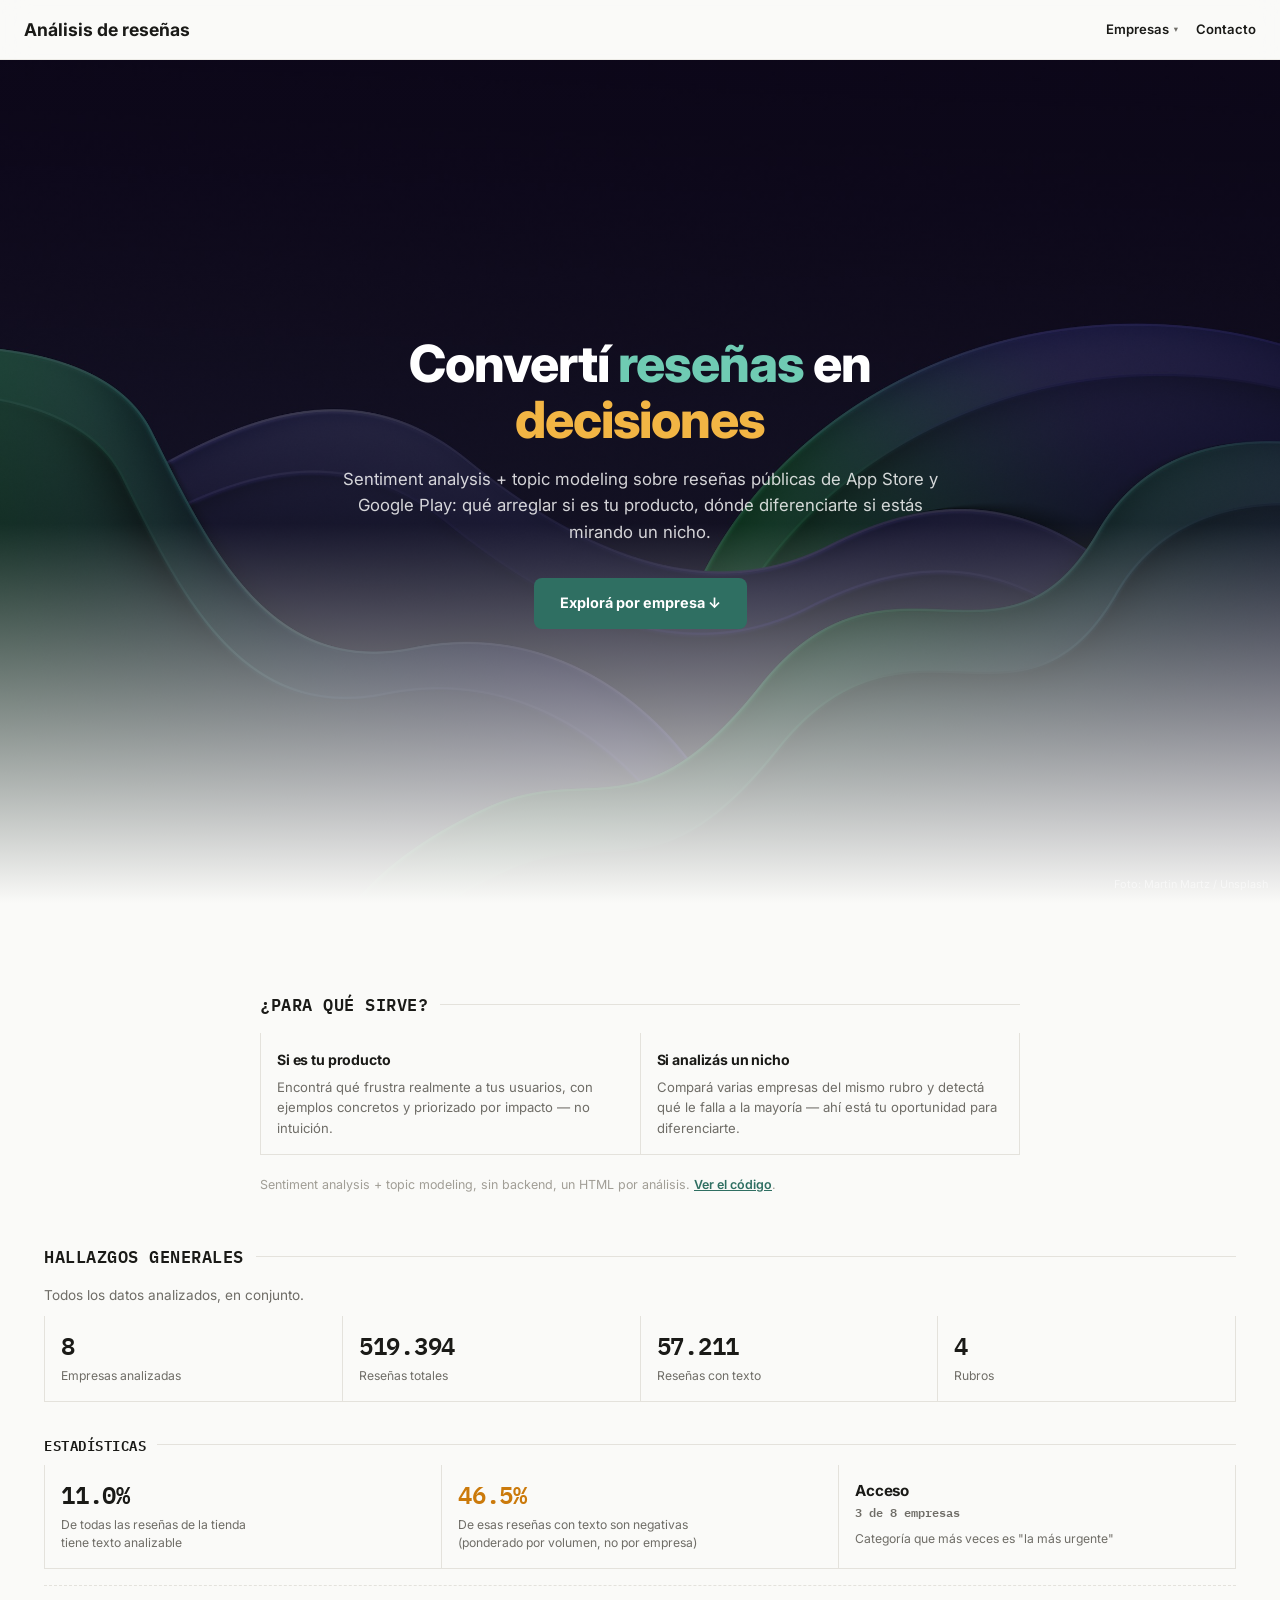
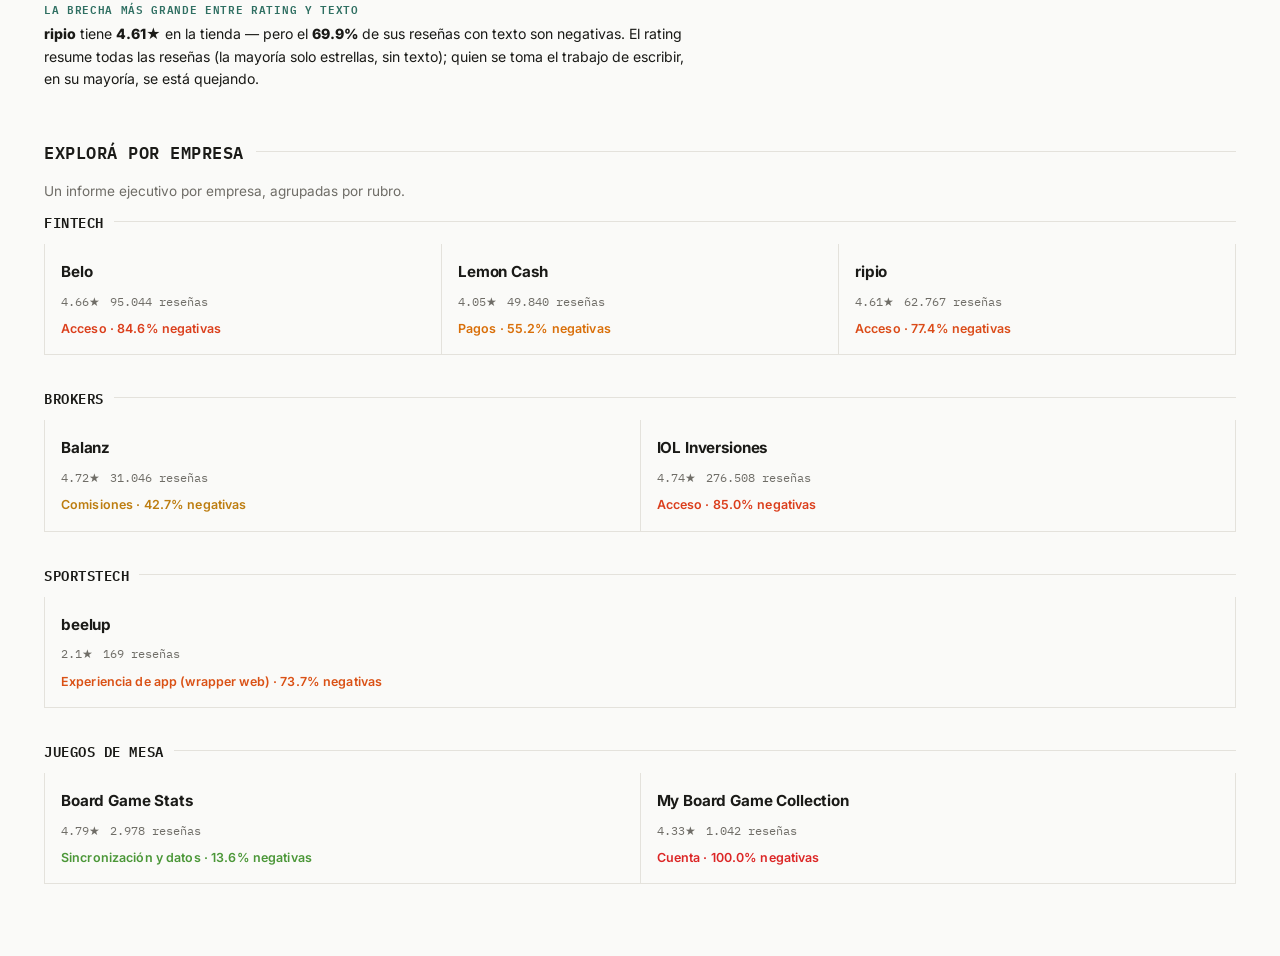
<file: index.html>
<!doctype html>
<html lang="es">
<head>
<!-- Google tag (gtag.js) -->
<script async src="https://www.googletagmanager.com/gtag/js?id=G-1LQM1V95FR"></script>
<script>
  window.dataLayer = window.dataLayer || [];
  function gtag(){dataLayer.push(arguments);}
  gtag('js', new Date());
  gtag('config', 'G-1LQM1V95FR');
</script>
<script data-goatcounter="https://reviews-analysis.goatcounter.com/count" async src="//gc.zgo.at/count.js"></script>
<meta charset="utf-8">
<meta name="viewport" content="width=device-width, initial-scale=1">
<title>Análisis de reseñas — empresas</title>
<meta name="description" content="Pipeline que extrae reseñas públicas de App Store y Google Play, las analiza con sentiment analysis y topic modeling, y arma un resumen ejecutivo por empresa.">
<meta property="og:type" content="website">
<meta property="og:title" content="Análisis de reseñas — empresas">
<meta property="og:description" content="Pipeline que extrae reseñas públicas de App Store y Google Play, las analiza con sentiment analysis y topic modeling, y arma un resumen ejecutivo por empresa.">
<meta property="og:image" content="https://nachomondino1.github.io/review_analysis/site/og-image.png">
<meta property="og:url" content="https://nachomondino1.github.io/review_analysis/">
<meta property="og:locale" content="es_AR">
<meta name="twitter:card" content="summary_large_image">
<meta name="twitter:title" content="Análisis de reseñas — empresas">
<meta name="twitter:description" content="Pipeline que extrae reseñas públicas de App Store y Google Play, las analiza con sentiment analysis y topic modeling, y arma un resumen ejecutivo por empresa.">
<meta name="twitter:image" content="https://nachomondino1.github.io/review_analysis/site/og-image.png">
<link rel="icon" href="data:image/svg+xml,<svg xmlns=%22http://www.w3.org/2000/svg%22 viewBox=%220 0 100 100%22 font-size=%2290%22><text y=%22.9em%22>%F0%9F%93%8A</text></svg>">
<link rel="preconnect" href="https://fonts.googleapis.com">
<link rel="preconnect" href="https://fonts.gstatic.com" crossorigin>
<link href="https://fonts.googleapis.com/css2?family=Inter:wght@400;500;600;700;800&family=IBM+Plex+Mono:wght@500;600&display=swap" rel="stylesheet" media="print" onload="this.media='all'">
<link rel="stylesheet" href="site/css/components/base.css">
<link rel="stylesheet" href="site/css/pages/index.css">
</head>
<body class="index-page">
<header class="page-head">
  <h1>Análisis de reseñas</h1>
  <nav class="page-nav">
    <details class="nav-dropdown">
      <summary>Empresas</summary>
      <div class="nav-dropdown-panel"><div class="nav-dropdown-group"><div class="nav-dropdown-group-title">Fintech</div><a href="site/belo.html">Belo</a><a href="site/lemon-cash.html">Lemon Cash</a><a href="site/ripio.html">ripio</a></div><div class="nav-dropdown-group"><div class="nav-dropdown-group-title">Brokers</div><a href="site/balanz.html">Balanz</a><a href="site/iol-inversiones.html">IOL Inversiones</a></div><div class="nav-dropdown-group"><div class="nav-dropdown-group-title">Sportstech</div><a href="site/beelup.html">beelup</a></div><div class="nav-dropdown-group"><div class="nav-dropdown-group-title">Juegos de mesa</div><a href="site/board-game-stats.html">Board Game Stats</a><a href="site/my-board-game-collection.html">My Board Game Collection</a></div></div>
    </details>
    <a class="page-nav-link" href="contacto.html">Contacto</a>
  </nav>
</header>
<section class="hero-full">
  <div class="hero-full-overlay"></div>
  <div class="hero-full-content">
    <h2 class="hero-full-title">Convertí <span class="hero-full-title-accent">reseñas</span> en <span class="hero-full-title-accent hero-full-title-accent--2">decisiones</span></h2>
    <p class="hero-full-sub">
      Sentiment analysis + topic modeling sobre reseñas públicas de App Store y Google Play:
      qué arreglar si es tu producto, dónde diferenciarte si estás mirando un nicho.
    </p>
    <a class="hero-full-cta" href="#empresas">Explorá por empresa ↓</a>
  </div>
  <a class="hero-full-credit" href="https://unsplash.com/photos/aT24h1Lm_vw" target="_blank" rel="noopener">Foto: Martin Martz / Unsplash</a>
</section>
<div class="container">
  <header class="index-hero">
    <p class="section-label">¿Para qué sirve?</p>
    <div class="index-usecases">
      <div class="index-usecase">
        <div class="index-usecase-title">Si es tu producto</div>
        <div class="index-usecase-body">Encontrá qué frustra realmente a tus usuarios, con ejemplos concretos y priorizado por impacto — no intuición.</div>
      </div>
      <div class="index-usecase">
        <div class="index-usecase-title">Si analizás un nicho</div>
        <div class="index-usecase-body">Compará varias empresas del mismo rubro y detectá qué le falla a la mayoría — ahí está tu oportunidad para diferenciarte.</div>
      </div>
    </div>
    <p class="index-caption">
      Sentiment analysis + topic modeling, sin backend, un HTML por análisis.
      <a href="https://github.com/nachomondino1/review_analysis" target="_blank" rel="noopener">Ver el código</a>.
    </p>
  </header>
  
  <section class="index-findings">
    <p class="section-label">Hallazgos generales</p>
    <p class="index-section-subtitle">Todos los datos analizados, en conjunto.</p>
    <div class="findings-grid"><div class="findings-stat"><div class="findings-stat-value">8</div><div class="findings-stat-label">Empresas analizadas</div></div><div class="findings-stat"><div class="findings-stat-value">519.394</div><div class="findings-stat-label">Reseñas totales</div></div><div class="findings-stat"><div class="findings-stat-value">57.211</div><div class="findings-stat-label">Reseñas con texto</div></div><div class="findings-stat"><div class="findings-stat-value">4</div><div class="findings-stat-label">Rubros</div></div></div>
    <p class="findings-subheader">Estadísticas</p>
    <div class="findings-grid">
      <div class="findings-stat">
        <div class="findings-stat-value">11.0%</div>
        <div class="findings-stat-label">De todas las reseñas de la tienda<br>tiene texto analizable</div>
      </div>
        
      <div class="findings-stat">
        <div class="findings-stat-value" style="color:#cb7a0b">46.5%</div>
        <div class="findings-stat-label">De esas reseñas con texto son negativas<br>(ponderado por volumen, no por empresa)</div>
      </div>
    
      <div class="findings-stat">
        <div class="findings-stat-value findings-stat-value--text">Acceso</div>
        <div class="findings-stat-sub">3 de 8 empresas</div>
        <div class="findings-stat-label">Categoría que más veces es "la más urgente"</div>
      </div>
        </div>
    
    <div class="findings-highlight">
      <div class="findings-highlight-title">La brecha más grande entre rating y texto</div>
      <div class="findings-highlight-body">
        <strong>ripio</strong> tiene <strong>4.61★</strong> en la tienda —
        pero el <strong>69.9%</strong> de sus reseñas con texto son negativas.
        El rating resume todas las reseñas (la mayoría solo estrellas, sin texto);
        quien se toma el trabajo de escribir, en su mayoría, se está quejando.
      </div>
    </div>
    
  </section>
    
  <section class="index-companies" id="empresas"><p class="section-label">Explorá por empresa</p><p class="index-section-subtitle">Un informe ejecutivo por empresa, agrupadas por rubro.</p><div class="index-group"><h3 class="index-group-title">Fintech</h3><div class="company-grid"><a class="company-card" href="site/belo.html"><div class="company-card-head"><div class="company-name">Belo</div></div><div class="company-meta"><span class="company-meta-item">4.66★</span><span class="company-meta-item">95.044 reseñas</span></div><div class="company-urgent" style="color:#db3f1c">Acceso · 84.6% negativas</div></a><a class="company-card" href="site/lemon-cash.html"><div class="company-card-head"><div class="company-name">Lemon Cash</div></div><div class="company-meta"><span class="company-meta-item">4.05★</span><span class="company-meta-item">49.840 reseñas</span></div><div class="company-urgent" style="color:#d96f09">Pagos · 55.2% negativas</div></a><a class="company-card" href="site/ripio.html"><div class="company-card-head"><div class="company-name">ripio</div></div><div class="company-meta"><span class="company-meta-item">4.61★</span><span class="company-meta-item">62.767 reseñas</span></div><div class="company-urgent" style="color:#db4b18">Acceso · 77.4% negativas</div></a></div></div>
    <div class="index-group"><h3 class="index-group-title">Brokers</h3><div class="company-grid"><a class="company-card" href="site/balanz.html"><div class="company-card-head"><div class="company-name">Balanz</div></div><div class="company-meta"><span class="company-meta-item">4.72★</span><span class="company-meta-item">31.046 reseñas</span></div><div class="company-urgent" style="color:#bd7d10">Comisiones · 42.7% negativas</div></a><a class="company-card" href="site/iol-inversiones.html"><div class="company-card-head"><div class="company-name">IOL Inversiones</div></div><div class="company-meta"><span class="company-meta-item">4.74★</span><span class="company-meta-item">276.508 reseñas</span></div><div class="company-urgent" style="color:#db3e1c">Acceso · 85.0% negativas</div></a></div></div>
    <div class="index-group"><h3 class="index-group-title">Sportstech</h3><div class="company-grid"><a class="company-card" href="site/beelup.html"><div class="company-card-head"><div class="company-name">beelup</div></div><div class="company-meta"><span class="company-meta-item">2.1★</span><span class="company-meta-item">169 reseñas</span></div><div class="company-urgent" style="color:#da5115">Experiencia de app (wrapper web) · 73.7% negativas</div></a></div></div>
    <div class="index-group"><h3 class="index-group-title">Juegos de mesa</h3><div class="company-grid"><a class="company-card" href="site/board-game-stats.html"><div class="company-card-head"><div class="company-name">Board Game Stats</div></div><div class="company-meta"><span class="company-meta-item">4.79★</span><span class="company-meta-item">2.978 reseñas</span></div><div class="company-urgent" style="color:#4b9738">Sincronización y datos · 13.6% negativas</div></a><a class="company-card" href="site/my-board-game-collection.html"><div class="company-card-head"><div class="company-name">My Board Game Collection</div></div><div class="company-meta"><span class="company-meta-item">4.33★</span><span class="company-meta-item">1.042 reseñas</span></div><div class="company-urgent" style="color:#dc2626">Cuenta · 100.0% negativas</div></a></div></div></section>
</div>
</body>
</html>
</file>
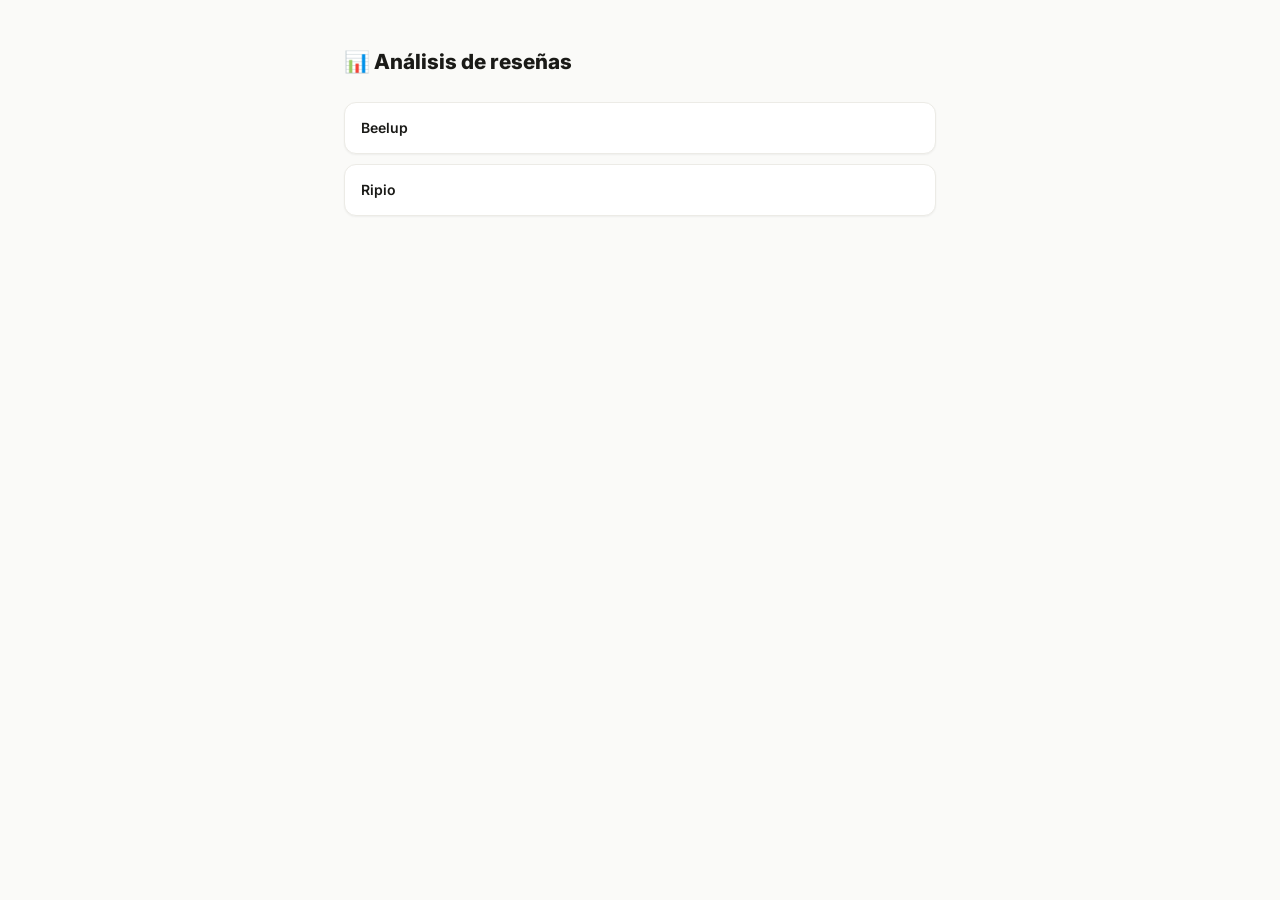
<file: site/index.html>
<!doctype html>
<html lang="es">
<head>
<meta charset="utf-8">
<meta name="viewport" content="width=device-width, initial-scale=1">
<title>Análisis de reseñas — empresas</title>
<link rel="preconnect" href="https://fonts.googleapis.com">
<link rel="preconnect" href="https://fonts.gstatic.com" crossorigin>
<link href="https://fonts.googleapis.com/css2?family=Inter:wght@400;500;600;700;800&display=swap" rel="stylesheet" media="print" onload="this.media='all'">
<style>
:root {
  --bg: #fafaf8; --surface: #ffffff; --text: #1a1a17; --muted: #6f6d67;
  --border-soft: #ecebe6; --accent: #2f6f62; --radius: 12px;
  --shadow-xs: 0 1px 2px rgba(20,19,15,.05);
}
@media (prefers-color-scheme: dark) {
  :root { --bg: #0f1218; --surface: #181e29; --text: #e6e8ec; --muted: #9aa3b2; --border-soft: #212836; --accent: #4f9686; }
}
* { box-sizing: border-box; }
body { margin: 0; background: var(--bg); color: var(--text); font-family: Inter, system-ui, sans-serif; font-size: 14px; line-height: 1.55; }
.container { max-width: 640px; margin: 0 auto; padding: 32px 24px 64px; }
h1 { font-size: 1.3rem; font-weight: 800; }
ul { list-style: none; padding: 0; margin: 24px 0 0; display: flex; flex-direction: column; gap: 10px; }
a.company-link {
  display: block; background: var(--surface); border: 1px solid var(--border-soft); border-radius: var(--radius);
  box-shadow: var(--shadow-xs); padding: 14px 16px; color: var(--text); text-decoration: none; font-weight: 600;
}
a.company-link:hover { border-color: var(--accent); }
</style>
</head>
<body>
<div class="container">
  <h1>📊 Análisis de reseñas</h1>
  <ul>
    <li><a class="company-link" href="beelup.html">Beelup</a></li>
    <li><a class="company-link" href="ripio.html">Ripio</a></li>
  </ul>
</div>
</body>
</html>
</file>
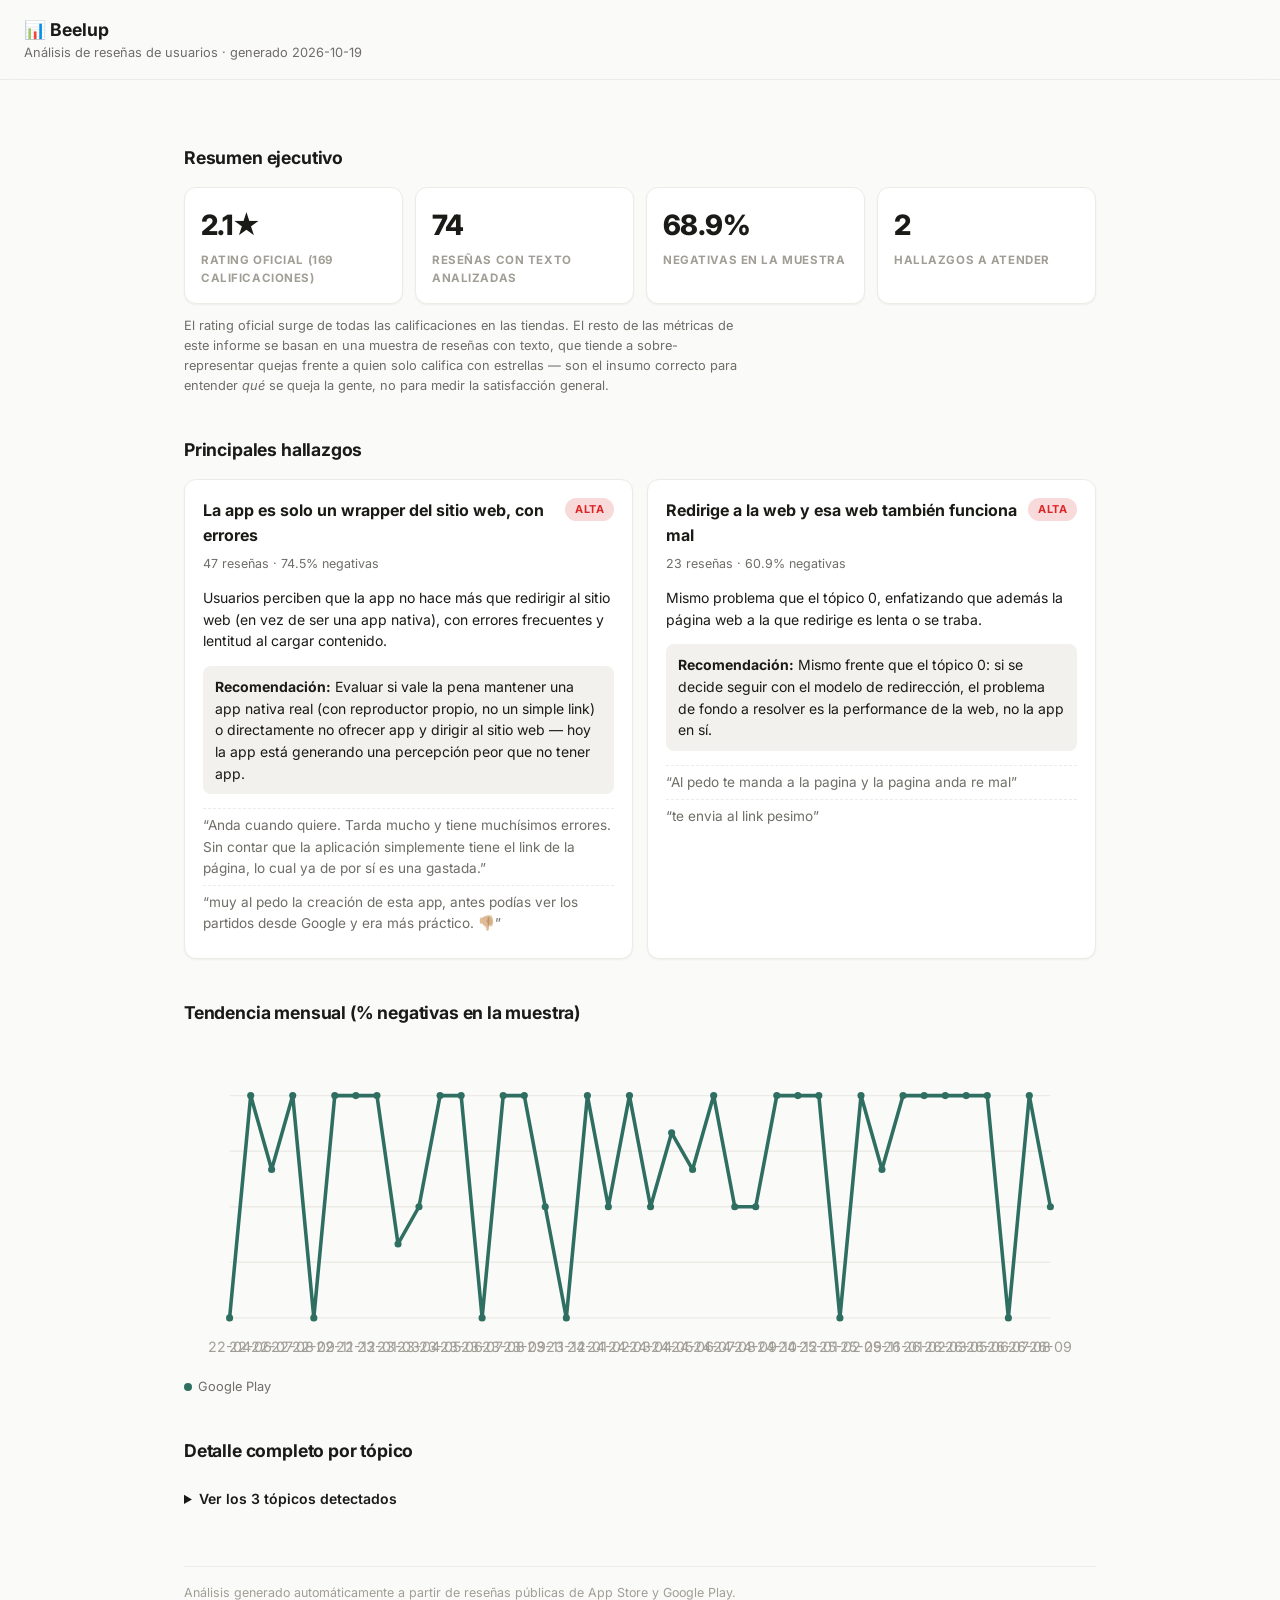
<file: 05_deployment/site/beelup/index.html>
<!doctype html>
<html lang="es">
<head>
<meta charset="utf-8">
<meta name="viewport" content="width=device-width, initial-scale=1">
<title>Análisis de reseñas — Beelup</title>
<link rel="preconnect" href="https://fonts.googleapis.com">
<link rel="preconnect" href="https://fonts.gstatic.com" crossorigin>
<link href="https://fonts.googleapis.com/css2?family=Inter:wght@400;500;600;700;800&display=swap" rel="stylesheet" media="print" onload="this.media='all'">
<style>
:root {
  --bg: #fafaf8;
  --bg-subtle: #f2f1ed;
  --surface: #ffffff;
  --text: #1a1a17;
  --muted: #6f6d67;
  --muted-soft: #a19e96;
  --border: #e4e2dc;
  --border-soft: #ecebe6;
  --accent: #2f6f62;
  --accent-soft: color-mix(in srgb, var(--accent) 12%, transparent);
  --accent-contrast: #ffffff;
  --good: #16a34a; --warn: #d97706; --bad: #dc2626;
  --radius-sm: 8px; --radius: 12px; --radius-lg: 16px;
  --shadow-xs: 0 1px 2px rgba(20,19,15,.05);
  --shadow-sm: 0 1px 3px rgba(20,19,15,.06), 0 1px 2px rgba(20,19,15,.04);
  --shadow-lg: 0 18px 32px -10px rgba(20,19,15,.16), 0 4px 10px rgba(20,19,15,.06);
}
@media (prefers-color-scheme: dark) {
  :root {
    --bg: #0f1218; --bg-subtle: #1a202b; --surface: #181e29;
    --text: #e6e8ec; --muted: #9aa3b2; --muted-soft: #6b7585;
    --border: #2a3342; --border-soft: #212836;
    --accent: #4f9686;
    --shadow-xs: 0 1px 2px rgba(0,0,0,.4);
    --shadow-sm: 0 1px 3px rgba(0,0,0,.45);
    --shadow-lg: 0 18px 32px -10px rgba(0,0,0,.6);
  }
}
* { box-sizing: border-box; }
body {
  margin: 0; background: var(--bg); color: var(--text);
  font-family: Inter, system-ui, -apple-system, "Segoe UI", Roboto, sans-serif;
  font-size: 14px; line-height: 1.55; -webkit-font-smoothing: antialiased;
}
.container { max-width: 960px; margin: 0 auto; padding: 24px 24px 64px; }
@media (max-width: 640px) { .container { padding: 16px 16px 48px; } }
header.page-head {
  position: sticky; top: 0; z-index: 10; background: color-mix(in srgb, var(--bg) 85%, transparent);
  backdrop-filter: blur(14px); border-bottom: 1px solid var(--border-soft);
  padding: 16px 24px; display: flex; align-items: center; gap: 10px;
}
@media (max-width: 640px) { header.page-head { padding: 12px 16px; } }
header.page-head h1 { font-size: 1.1rem; font-weight: 700; margin: 0; }
header.page-head .sub { color: var(--muted); font-size: 0.8rem; }
h2 { font-size: 1.1rem; font-weight: 700; letter-spacing: -0.01em; margin: 40px 0 16px; }
.stats-grid { display: grid; grid-template-columns: repeat(auto-fit, minmax(min(150px, 100%), 1fr)); gap: 12px; margin-top: 16px; }
.stat-card {
  background: var(--surface); border: 1px solid var(--border-soft); border-radius: var(--radius);
  box-shadow: var(--shadow-xs); padding: 16px;
}
.stat-card .value { font-size: 1.75rem; font-weight: 800; letter-spacing: -0.02em; }
.stat-card .label { color: var(--muted-soft); font-size: 0.72rem; text-transform: uppercase; letter-spacing: 0.05em; font-weight: 700; margin-top: 4px; }
.findings-grid { display: grid; grid-template-columns: repeat(auto-fit, minmax(min(280px, 100%), 1fr)); gap: 14px; }
.finding-card {
  background: var(--surface); border: 1px solid var(--border-soft); border-radius: var(--radius);
  box-shadow: var(--shadow-xs); padding: 18px;
}
.finding-head { display: flex; justify-content: space-between; align-items: flex-start; gap: 10px; }
.finding-head h3 { font-size: 1rem; font-weight: 700; margin: 0; }
.finding-meta { color: var(--muted); font-size: 0.78rem; margin: 6px 0 10px; }
.recommendation { background: var(--bg-subtle); border-radius: var(--radius-sm); padding: 10px 12px; margin-top: 10px; }
.samples { list-style: none; padding: 0; margin: 10px 0 0; color: var(--muted); font-size: 0.85rem; }
.samples li { padding: 6px 0; border-top: 1px dashed var(--border-soft); }
.chip {
  display: inline-block; padding: 3px 10px; border-radius: 999px; font-size: 0.68rem;
  font-weight: 700; text-transform: uppercase; letter-spacing: 0.04em; white-space: nowrap;
}
.sev-alta { background: color-mix(in srgb, var(--bad) 17%, transparent); color: var(--bad); }
.sev-media { background: color-mix(in srgb, var(--warn) 17%, transparent); color: var(--warn); }
.sev-baja { background: var(--bg-subtle); color: var(--muted); }
.trend-chart { width: 100%; height: auto; margin-top: 8px; }
.chart-grid { stroke: var(--border-soft); stroke-width: 1; }
.chart-label { fill: var(--muted-soft); font-size: 10px; }
.legend { display: flex; gap: 16px; margin-top: 8px; font-size: 0.8rem; color: var(--muted); }
.legend-item { display: inline-flex; align-items: center; gap: 6px; }
.legend-dot { width: 8px; height: 8px; border-radius: 999px; display: inline-block; }
details.detail-table { margin-top: 8px; }
details.detail-table summary { cursor: pointer; font-weight: 600; padding: 8px 0; }
.table-scroll { overflow-x: auto; margin-top: 8px; }
table { width: 100%; min-width: 420px; border-collapse: collapse; font-size: 0.85rem; }
th { background: var(--bg-subtle); text-transform: uppercase; font-size: 0.68rem; color: var(--muted); text-align: left; padding: 8px 10px; }
td { padding: 8px 10px; border-top: 1px solid var(--border-soft); }
td.num, th.num { text-align: right; font-variant-numeric: tabular-nums; }
footer { margin-top: 48px; padding-top: 16px; border-top: 1px solid var(--border-soft); color: var(--muted-soft); font-size: 0.78rem; }
.empty { color: var(--muted); text-align: center; padding: 24px; }
.methodology-note { color: var(--muted); font-size: 0.8rem; margin-top: 12px; max-width: 70ch; }
</style>
</head>
<body>
<header class="page-head">
  <div>
    <h1>📊 Beelup</h1>
    <div class="sub">Análisis de reseñas de usuarios · generado 2026-10-19</div>
  </div>
</header>
<div class="container">

  <section>
    <h2>Resumen ejecutivo</h2>
    <div class="stats-grid">
      <div class="stat-card"><div class="value">2.1★</div><div class="label">Rating oficial (169 calificaciones)</div></div>
      <div class="stat-card"><div class="value">74</div><div class="label">Reseñas con texto analizadas</div></div>
      <div class="stat-card"><div class="value">68.9%</div><div class="label">Negativas en la muestra</div></div>
      <div class="stat-card"><div class="value">2</div><div class="label">Hallazgos a atender</div></div>
    </div>
    <p class="methodology-note">El rating oficial surge de todas las calificaciones en las tiendas. El resto de las métricas de este informe se basan en una muestra de reseñas con texto, que tiende a sobre-representar quejas frente a quien solo califica con estrellas — son el insumo correcto para entender <em>qué</em> se queja la gente, no para medir la satisfacción general.</p>
  </section>

  <section>
    <h2>Principales hallazgos</h2>
    <div class="findings-grid">
      
        <article class="finding-card">
          <div class="finding-head">
            <h3>La app es solo un wrapper del sitio web, con errores</h3>
            <span class="chip sev-alta">Alta</span>
          </div>
          <p class="finding-meta">47 reseñas · 74.5% negativas</p>
          <p>Usuarios perciben que la app no hace más que redirigir al sitio web (en vez de ser una app nativa), con errores frecuentes y lentitud al cargar contenido.</p>
          <p class="recommendation"><strong>Recomendación:</strong> Evaluar si vale la pena mantener una app nativa real (con reproductor propio, no un simple link) o directamente no ofrecer app y dirigir al sitio web — hoy la app está generando una percepción peor que no tener app.</p>
          <ul class='samples'><li>“Anda cuando quiere. Tarda mucho y tiene muchísimos errores. Sin contar que la aplicación simplemente tiene el link de la página, lo cual ya de por sí es una gastada.”</li><li>“muy al pedo la creación de esta app, antes podías ver los partidos desde Google y era más práctico. 👎🏼”</li></ul>
        </article>
        
        <article class="finding-card">
          <div class="finding-head">
            <h3>Redirige a la web y esa web también funciona mal</h3>
            <span class="chip sev-alta">Alta</span>
          </div>
          <p class="finding-meta">23 reseñas · 60.9% negativas</p>
          <p>Mismo problema que el tópico 0, enfatizando que además la página web a la que redirige es lenta o se traba.</p>
          <p class="recommendation"><strong>Recomendación:</strong> Mismo frente que el tópico 0: si se decide seguir con el modelo de redirección, el problema de fondo a resolver es la performance de la web, no la app en sí.</p>
          <ul class='samples'><li>“Al pedo te manda a la pagina y la pagina anda re mal”</li><li>“te envia al link pesimo”</li></ul>
        </article>
        
    </div>
  </section>

  <section><h2>Tendencia mensual (% negativas en la muestra)</h2>
    <svg viewBox="0 0 640 220" class="trend-chart" role="img" aria-label="Tendencia de % reseñas negativas por mes">
      <line x1="32" y1="188.0" x2="608" y2="188.0" class="chart-grid" /><line x1="32" y1="149.0" x2="608" y2="149.0" class="chart-grid" /><line x1="32" y1="110.0" x2="608" y2="110.0" class="chart-grid" /><line x1="32" y1="71.0" x2="608" y2="71.0" class="chart-grid" /><line x1="32" y1="32.0" x2="608" y2="32.0" class="chart-grid" />
      <polyline points="32.0,188.0 46.8,32.0 61.5,83.9 76.3,32.0 91.1,188.0 105.8,32.0 120.6,32.0 135.4,32.0 150.2,136.1 164.9,110.0 179.7,32.0 194.5,32.0 209.2,188.0 224.0,32.0 238.8,32.0 253.5,110.0 268.3,188.0 283.1,32.0 297.8,110.0 312.6,32.0 327.4,110.0 342.2,58.1 356.9,83.9 371.7,32.0 386.5,110.0 401.2,110.0 416.0,32.0 430.8,32.0 445.5,32.0 460.3,188.0 475.1,32.0 489.8,83.9 504.6,32.0 519.4,32.0 534.2,32.0 548.9,32.0 563.7,32.0 578.5,188.0 593.2,32.0 608.0,110.0" fill="none" stroke="#2f6f62" stroke-width="2.5" stroke-linecap="round" stroke-linejoin="round" /><circle cx="32.0" cy="188.0" r="2.5" fill="#2f6f62" /><circle cx="46.8" cy="32.0" r="2.5" fill="#2f6f62" /><circle cx="61.5" cy="83.9" r="2.5" fill="#2f6f62" /><circle cx="76.3" cy="32.0" r="2.5" fill="#2f6f62" /><circle cx="91.1" cy="188.0" r="2.5" fill="#2f6f62" /><circle cx="105.8" cy="32.0" r="2.5" fill="#2f6f62" /><circle cx="120.6" cy="32.0" r="2.5" fill="#2f6f62" /><circle cx="135.4" cy="32.0" r="2.5" fill="#2f6f62" /><circle cx="150.2" cy="136.1" r="2.5" fill="#2f6f62" /><circle cx="164.9" cy="110.0" r="2.5" fill="#2f6f62" /><circle cx="179.7" cy="32.0" r="2.5" fill="#2f6f62" /><circle cx="194.5" cy="32.0" r="2.5" fill="#2f6f62" /><circle cx="209.2" cy="188.0" r="2.5" fill="#2f6f62" /><circle cx="224.0" cy="32.0" r="2.5" fill="#2f6f62" /><circle cx="238.8" cy="32.0" r="2.5" fill="#2f6f62" /><circle cx="253.5" cy="110.0" r="2.5" fill="#2f6f62" /><circle cx="268.3" cy="188.0" r="2.5" fill="#2f6f62" /><circle cx="283.1" cy="32.0" r="2.5" fill="#2f6f62" /><circle cx="297.8" cy="110.0" r="2.5" fill="#2f6f62" /><circle cx="312.6" cy="32.0" r="2.5" fill="#2f6f62" /><circle cx="327.4" cy="110.0" r="2.5" fill="#2f6f62" /><circle cx="342.2" cy="58.1" r="2.5" fill="#2f6f62" /><circle cx="356.9" cy="83.9" r="2.5" fill="#2f6f62" /><circle cx="371.7" cy="32.0" r="2.5" fill="#2f6f62" /><circle cx="386.5" cy="110.0" r="2.5" fill="#2f6f62" /><circle cx="401.2" cy="110.0" r="2.5" fill="#2f6f62" /><circle cx="416.0" cy="32.0" r="2.5" fill="#2f6f62" /><circle cx="430.8" cy="32.0" r="2.5" fill="#2f6f62" /><circle cx="445.5" cy="32.0" r="2.5" fill="#2f6f62" /><circle cx="460.3" cy="188.0" r="2.5" fill="#2f6f62" /><circle cx="475.1" cy="32.0" r="2.5" fill="#2f6f62" /><circle cx="489.8" cy="83.9" r="2.5" fill="#2f6f62" /><circle cx="504.6" cy="32.0" r="2.5" fill="#2f6f62" /><circle cx="519.4" cy="32.0" r="2.5" fill="#2f6f62" /><circle cx="534.2" cy="32.0" r="2.5" fill="#2f6f62" /><circle cx="548.9" cy="32.0" r="2.5" fill="#2f6f62" /><circle cx="563.7" cy="32.0" r="2.5" fill="#2f6f62" /><circle cx="578.5" cy="188.0" r="2.5" fill="#2f6f62" /><circle cx="593.2" cy="32.0" r="2.5" fill="#2f6f62" /><circle cx="608.0" cy="110.0" r="2.5" fill="#2f6f62" />
      <text x="32.0" y="212" class="chart-label" text-anchor="middle">22-04</text><text x="46.8" y="212" class="chart-label" text-anchor="middle">22-06</text><text x="61.5" y="212" class="chart-label" text-anchor="middle">22-07</text><text x="76.3" y="212" class="chart-label" text-anchor="middle">22-08</text><text x="91.1" y="212" class="chart-label" text-anchor="middle">22-09</text><text x="105.8" y="212" class="chart-label" text-anchor="middle">22-11</text><text x="120.6" y="212" class="chart-label" text-anchor="middle">22-12</text><text x="135.4" y="212" class="chart-label" text-anchor="middle">23-01</text><text x="150.2" y="212" class="chart-label" text-anchor="middle">23-03</text><text x="164.9" y="212" class="chart-label" text-anchor="middle">23-04</text><text x="179.7" y="212" class="chart-label" text-anchor="middle">23-05</text><text x="194.5" y="212" class="chart-label" text-anchor="middle">23-06</text><text x="209.2" y="212" class="chart-label" text-anchor="middle">23-07</text><text x="224.0" y="212" class="chart-label" text-anchor="middle">23-08</text><text x="238.8" y="212" class="chart-label" text-anchor="middle">23-09</text><text x="253.5" y="212" class="chart-label" text-anchor="middle">23-11</text><text x="268.3" y="212" class="chart-label" text-anchor="middle">23-12</text><text x="283.1" y="212" class="chart-label" text-anchor="middle">24-01</text><text x="297.8" y="212" class="chart-label" text-anchor="middle">24-02</text><text x="312.6" y="212" class="chart-label" text-anchor="middle">24-03</text><text x="327.4" y="212" class="chart-label" text-anchor="middle">24-04</text><text x="342.2" y="212" class="chart-label" text-anchor="middle">24-05</text><text x="356.9" y="212" class="chart-label" text-anchor="middle">24-06</text><text x="371.7" y="212" class="chart-label" text-anchor="middle">24-07</text><text x="386.5" y="212" class="chart-label" text-anchor="middle">24-08</text><text x="401.2" y="212" class="chart-label" text-anchor="middle">24-09</text><text x="416.0" y="212" class="chart-label" text-anchor="middle">24-10</text><text x="430.8" y="212" class="chart-label" text-anchor="middle">24-12</text><text x="445.5" y="212" class="chart-label" text-anchor="middle">25-01</text><text x="460.3" y="212" class="chart-label" text-anchor="middle">25-02</text><text x="475.1" y="212" class="chart-label" text-anchor="middle">25-09</text><text x="489.8" y="212" class="chart-label" text-anchor="middle">25-11</text><text x="504.6" y="212" class="chart-label" text-anchor="middle">26-01</text><text x="519.4" y="212" class="chart-label" text-anchor="middle">26-02</text><text x="534.2" y="212" class="chart-label" text-anchor="middle">26-03</text><text x="548.9" y="212" class="chart-label" text-anchor="middle">26-05</text><text x="563.7" y="212" class="chart-label" text-anchor="middle">26-06</text><text x="578.5" y="212" class="chart-label" text-anchor="middle">26-07</text><text x="593.2" y="212" class="chart-label" text-anchor="middle">26-08</text><text x="608.0" y="212" class="chart-label" text-anchor="middle">26-09</text>
    </svg>
    <div class="legend"><span class="legend-item"><span class="legend-dot" style="background:#2f6f62"></span>Google Play</span></div>
    </section>

  <section>
    <h2>Detalle completo por tópico</h2>
    <details class="detail-table">
      <summary>Ver los 3 tópicos detectados</summary>
      <div class="table-scroll">
        <table>
          <thead><tr><th>Tópico</th><th class="num">N</th><th class="num">Rating</th><th class="num">% negativas</th><th>Severidad</th></tr></thead>
          <tbody><tr><td>La app es solo un wrapper del sitio web, con errores</td><td class='num'>47</td><td class='num'>1.66</td><td class='num'>74.5%</td><td>alta</td></tr><tr><td>Redirige a la web y esa web también funciona mal</td><td class='num'>23</td><td class='num'>1.39</td><td class='num'>60.9%</td><td>alta</td></tr><tr><td>Sin patrón claro</td><td class='num'>4</td><td class='num'>3.0</td><td class='num'>50.0%</td><td>-</td></tr></tbody>
        </table>
      </div>
    </details>
  </section>

  <footer>
    Análisis generado automáticamente a partir de reseñas públicas de App Store y Google Play.
  </footer>
</div>
</body>
</html>
</file>
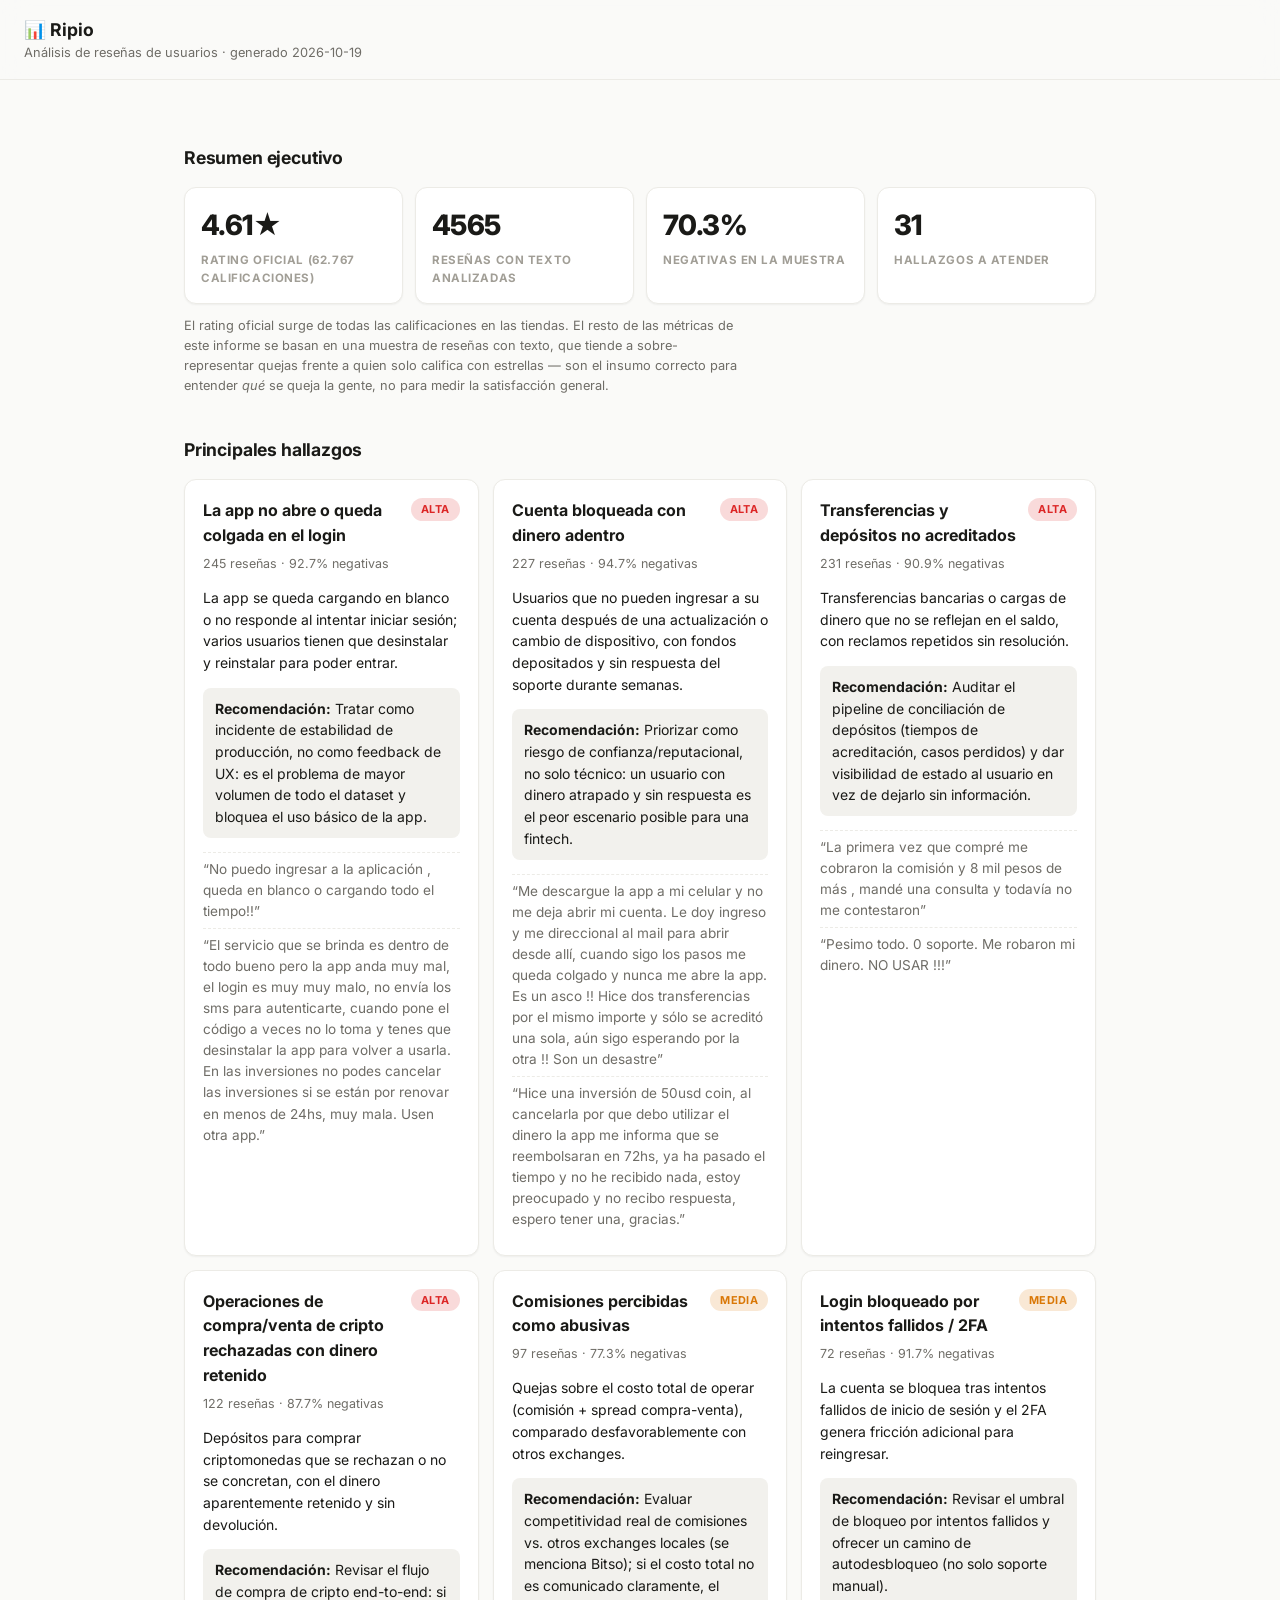
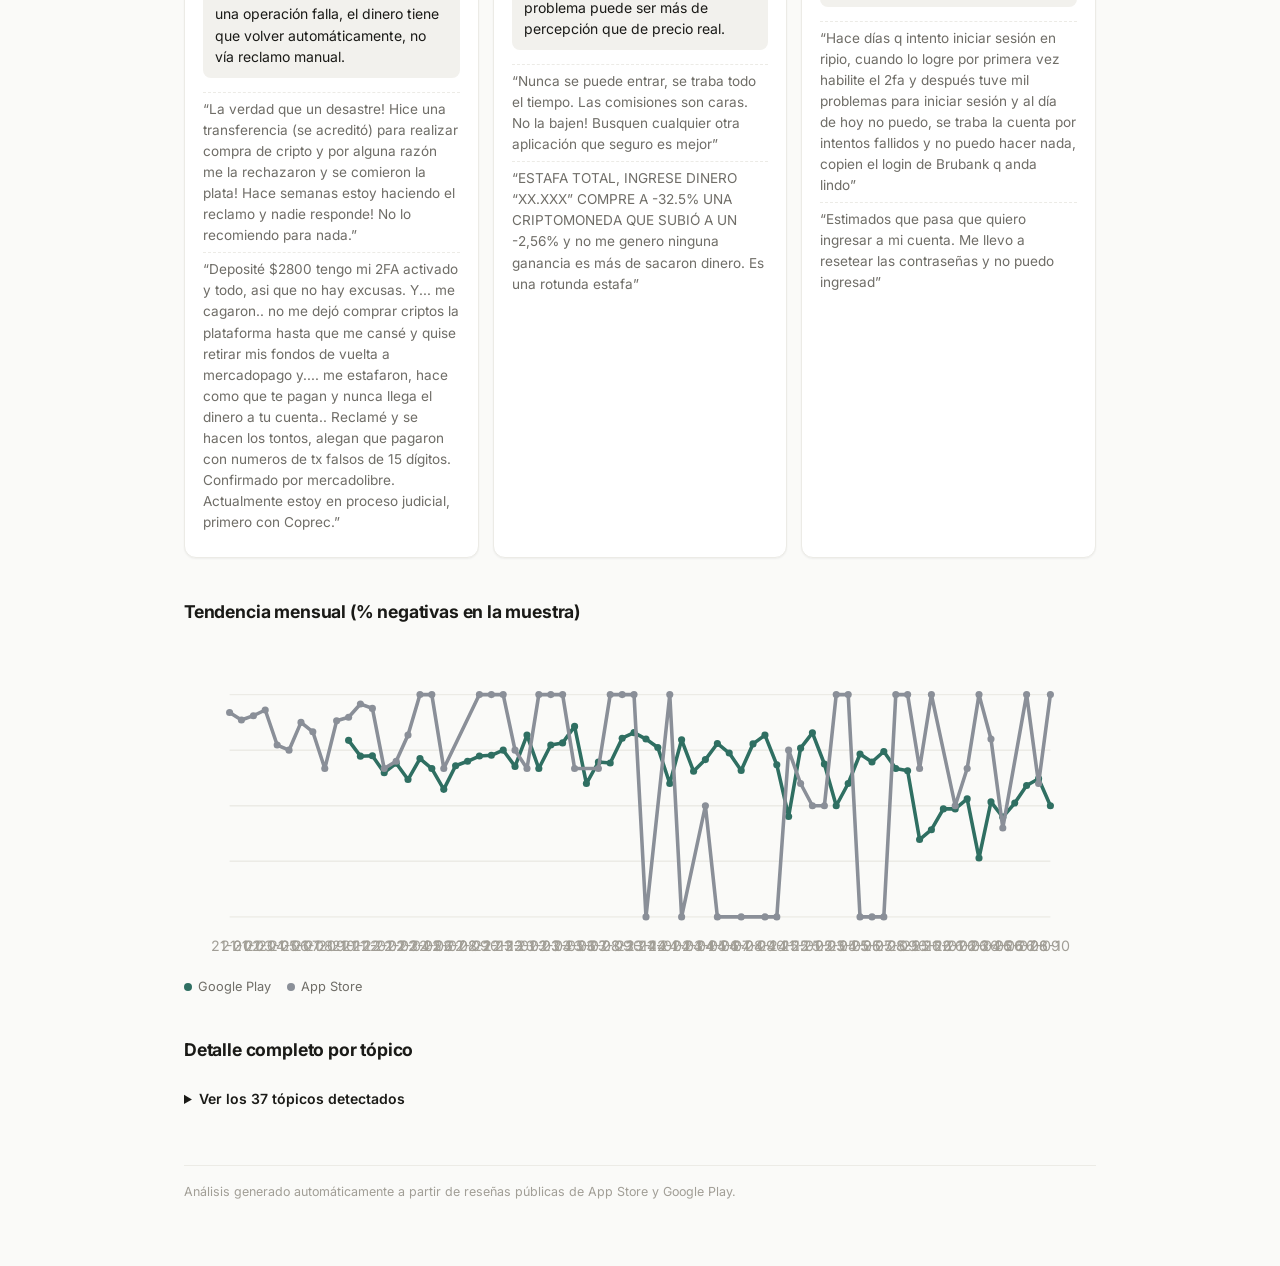
<file: 05_deployment/site/ripio/index.html>
<!doctype html>
<html lang="es">
<head>
<meta charset="utf-8">
<meta name="viewport" content="width=device-width, initial-scale=1">
<title>Análisis de reseñas — Ripio</title>
<link rel="preconnect" href="https://fonts.googleapis.com">
<link rel="preconnect" href="https://fonts.gstatic.com" crossorigin>
<link href="https://fonts.googleapis.com/css2?family=Inter:wght@400;500;600;700;800&display=swap" rel="stylesheet" media="print" onload="this.media='all'">
<style>
:root {
  --bg: #fafaf8;
  --bg-subtle: #f2f1ed;
  --surface: #ffffff;
  --text: #1a1a17;
  --muted: #6f6d67;
  --muted-soft: #a19e96;
  --border: #e4e2dc;
  --border-soft: #ecebe6;
  --accent: #2f6f62;
  --accent-soft: color-mix(in srgb, var(--accent) 12%, transparent);
  --accent-contrast: #ffffff;
  --good: #16a34a; --warn: #d97706; --bad: #dc2626;
  --radius-sm: 8px; --radius: 12px; --radius-lg: 16px;
  --shadow-xs: 0 1px 2px rgba(20,19,15,.05);
  --shadow-sm: 0 1px 3px rgba(20,19,15,.06), 0 1px 2px rgba(20,19,15,.04);
  --shadow-lg: 0 18px 32px -10px rgba(20,19,15,.16), 0 4px 10px rgba(20,19,15,.06);
}
@media (prefers-color-scheme: dark) {
  :root {
    --bg: #0f1218; --bg-subtle: #1a202b; --surface: #181e29;
    --text: #e6e8ec; --muted: #9aa3b2; --muted-soft: #6b7585;
    --border: #2a3342; --border-soft: #212836;
    --accent: #4f9686;
    --shadow-xs: 0 1px 2px rgba(0,0,0,.4);
    --shadow-sm: 0 1px 3px rgba(0,0,0,.45);
    --shadow-lg: 0 18px 32px -10px rgba(0,0,0,.6);
  }
}
* { box-sizing: border-box; }
body {
  margin: 0; background: var(--bg); color: var(--text);
  font-family: Inter, system-ui, -apple-system, "Segoe UI", Roboto, sans-serif;
  font-size: 14px; line-height: 1.55; -webkit-font-smoothing: antialiased;
}
.container { max-width: 960px; margin: 0 auto; padding: 24px 24px 64px; }
@media (max-width: 640px) { .container { padding: 16px 16px 48px; } }
header.page-head {
  position: sticky; top: 0; z-index: 10; background: color-mix(in srgb, var(--bg) 85%, transparent);
  backdrop-filter: blur(14px); border-bottom: 1px solid var(--border-soft);
  padding: 16px 24px; display: flex; align-items: center; gap: 10px;
}
@media (max-width: 640px) { header.page-head { padding: 12px 16px; } }
header.page-head h1 { font-size: 1.1rem; font-weight: 700; margin: 0; }
header.page-head .sub { color: var(--muted); font-size: 0.8rem; }
h2 { font-size: 1.1rem; font-weight: 700; letter-spacing: -0.01em; margin: 40px 0 16px; }
.stats-grid { display: grid; grid-template-columns: repeat(auto-fit, minmax(min(150px, 100%), 1fr)); gap: 12px; margin-top: 16px; }
.stat-card {
  background: var(--surface); border: 1px solid var(--border-soft); border-radius: var(--radius);
  box-shadow: var(--shadow-xs); padding: 16px;
}
.stat-card .value { font-size: 1.75rem; font-weight: 800; letter-spacing: -0.02em; }
.stat-card .label { color: var(--muted-soft); font-size: 0.72rem; text-transform: uppercase; letter-spacing: 0.05em; font-weight: 700; margin-top: 4px; }
.findings-grid { display: grid; grid-template-columns: repeat(auto-fit, minmax(min(280px, 100%), 1fr)); gap: 14px; }
.finding-card {
  background: var(--surface); border: 1px solid var(--border-soft); border-radius: var(--radius);
  box-shadow: var(--shadow-xs); padding: 18px;
}
.finding-head { display: flex; justify-content: space-between; align-items: flex-start; gap: 10px; }
.finding-head h3 { font-size: 1rem; font-weight: 700; margin: 0; }
.finding-meta { color: var(--muted); font-size: 0.78rem; margin: 6px 0 10px; }
.recommendation { background: var(--bg-subtle); border-radius: var(--radius-sm); padding: 10px 12px; margin-top: 10px; }
.samples { list-style: none; padding: 0; margin: 10px 0 0; color: var(--muted); font-size: 0.85rem; }
.samples li { padding: 6px 0; border-top: 1px dashed var(--border-soft); }
.chip {
  display: inline-block; padding: 3px 10px; border-radius: 999px; font-size: 0.68rem;
  font-weight: 700; text-transform: uppercase; letter-spacing: 0.04em; white-space: nowrap;
}
.sev-alta { background: color-mix(in srgb, var(--bad) 17%, transparent); color: var(--bad); }
.sev-media { background: color-mix(in srgb, var(--warn) 17%, transparent); color: var(--warn); }
.sev-baja { background: var(--bg-subtle); color: var(--muted); }
.trend-chart { width: 100%; height: auto; margin-top: 8px; }
.chart-grid { stroke: var(--border-soft); stroke-width: 1; }
.chart-label { fill: var(--muted-soft); font-size: 10px; }
.legend { display: flex; gap: 16px; margin-top: 8px; font-size: 0.8rem; color: var(--muted); }
.legend-item { display: inline-flex; align-items: center; gap: 6px; }
.legend-dot { width: 8px; height: 8px; border-radius: 999px; display: inline-block; }
details.detail-table { margin-top: 8px; }
details.detail-table summary { cursor: pointer; font-weight: 600; padding: 8px 0; }
.table-scroll { overflow-x: auto; margin-top: 8px; }
table { width: 100%; min-width: 420px; border-collapse: collapse; font-size: 0.85rem; }
th { background: var(--bg-subtle); text-transform: uppercase; font-size: 0.68rem; color: var(--muted); text-align: left; padding: 8px 10px; }
td { padding: 8px 10px; border-top: 1px solid var(--border-soft); }
td.num, th.num { text-align: right; font-variant-numeric: tabular-nums; }
footer { margin-top: 48px; padding-top: 16px; border-top: 1px solid var(--border-soft); color: var(--muted-soft); font-size: 0.78rem; }
.empty { color: var(--muted); text-align: center; padding: 24px; }
.methodology-note { color: var(--muted); font-size: 0.8rem; margin-top: 12px; max-width: 70ch; }
</style>
</head>
<body>
<header class="page-head">
  <div>
    <h1>📊 Ripio</h1>
    <div class="sub">Análisis de reseñas de usuarios · generado 2026-10-19</div>
  </div>
</header>
<div class="container">

  <section>
    <h2>Resumen ejecutivo</h2>
    <div class="stats-grid">
      <div class="stat-card"><div class="value">4.61★</div><div class="label">Rating oficial (62.767 calificaciones)</div></div>
      <div class="stat-card"><div class="value">4565</div><div class="label">Reseñas con texto analizadas</div></div>
      <div class="stat-card"><div class="value">70.3%</div><div class="label">Negativas en la muestra</div></div>
      <div class="stat-card"><div class="value">31</div><div class="label">Hallazgos a atender</div></div>
    </div>
    <p class="methodology-note">El rating oficial surge de todas las calificaciones en las tiendas. El resto de las métricas de este informe se basan en una muestra de reseñas con texto, que tiende a sobre-representar quejas frente a quien solo califica con estrellas — son el insumo correcto para entender <em>qué</em> se queja la gente, no para medir la satisfacción general.</p>
  </section>

  <section>
    <h2>Principales hallazgos</h2>
    <div class="findings-grid">
      
        <article class="finding-card">
          <div class="finding-head">
            <h3>La app no abre o queda colgada en el login</h3>
            <span class="chip sev-alta">Alta</span>
          </div>
          <p class="finding-meta">245 reseñas · 92.7% negativas</p>
          <p>La app se queda cargando en blanco o no responde al intentar iniciar sesión; varios usuarios tienen que desinstalar y reinstalar para poder entrar.</p>
          <p class="recommendation"><strong>Recomendación:</strong> Tratar como incidente de estabilidad de producción, no como feedback de UX: es el problema de mayor volumen de todo el dataset y bloquea el uso básico de la app.</p>
          <ul class='samples'><li>“No puedo ingresar a la aplicación , queda en blanco o cargando todo el tiempo!!”</li><li>“El servicio que se brinda es dentro de todo bueno pero la app anda muy mal, el login es muy muy malo, no envía los sms para autenticarte, cuando pone el código a veces no lo toma y tenes que desinstalar la app para volver a usarla. En las inversiones no podes cancelar las inversiones si se están por renovar en menos de 24hs, muy mala. Usen otra app.”</li></ul>
        </article>
        
        <article class="finding-card">
          <div class="finding-head">
            <h3>Cuenta bloqueada con dinero adentro</h3>
            <span class="chip sev-alta">Alta</span>
          </div>
          <p class="finding-meta">227 reseñas · 94.7% negativas</p>
          <p>Usuarios que no pueden ingresar a su cuenta después de una actualización o cambio de dispositivo, con fondos depositados y sin respuesta del soporte durante semanas.</p>
          <p class="recommendation"><strong>Recomendación:</strong> Priorizar como riesgo de confianza/reputacional, no solo técnico: un usuario con dinero atrapado y sin respuesta es el peor escenario posible para una fintech.</p>
          <ul class='samples'><li>“Me descargue la app a mi celular y no me deja abrir mi cuenta. Le doy ingreso y me direccional al mail para abrir desde allí, cuando sigo los pasos me queda colgado y nunca me abre la app. Es un asco !! Hice dos transferencias por el mismo importe y sólo se acreditó una sola, aún sigo esperando por la otra !! Son un desastre”</li><li>“Hice una inversión de 50usd coin, al cancelarla por que debo utilizar el dinero la app me informa que se reembolsaran en 72hs, ya ha pasado el tiempo y no he recibido nada, estoy preocupado y no recibo respuesta, espero tener una, gracias.”</li></ul>
        </article>
        
        <article class="finding-card">
          <div class="finding-head">
            <h3>Transferencias y depósitos no acreditados</h3>
            <span class="chip sev-alta">Alta</span>
          </div>
          <p class="finding-meta">231 reseñas · 90.9% negativas</p>
          <p>Transferencias bancarias o cargas de dinero que no se reflejan en el saldo, con reclamos repetidos sin resolución.</p>
          <p class="recommendation"><strong>Recomendación:</strong> Auditar el pipeline de conciliación de depósitos (tiempos de acreditación, casos perdidos) y dar visibilidad de estado al usuario en vez de dejarlo sin información.</p>
          <ul class='samples'><li>“La primera vez que compré me cobraron la comisión y 8 mil pesos de más , mandé una consulta y todavía no me contestaron”</li><li>“Pesimo todo. 0 soporte. 
Me robaron mi dinero.
NO USAR !!!”</li></ul>
        </article>
        
        <article class="finding-card">
          <div class="finding-head">
            <h3>Operaciones de compra/venta de cripto rechazadas con dinero retenido</h3>
            <span class="chip sev-alta">Alta</span>
          </div>
          <p class="finding-meta">122 reseñas · 87.7% negativas</p>
          <p>Depósitos para comprar criptomonedas que se rechazan o no se concretan, con el dinero aparentemente retenido y sin devolución.</p>
          <p class="recommendation"><strong>Recomendación:</strong> Revisar el flujo de compra de cripto end-to-end: si una operación falla, el dinero tiene que volver automáticamente, no vía reclamo manual.</p>
          <ul class='samples'><li>“La verdad que un desastre! Hice una transferencia (se acreditó) para realizar compra de cripto y por alguna razón me la rechazaron y se comieron la plata! Hace semanas estoy haciendo el reclamo y nadie responde! No lo recomiendo para nada.”</li><li>“Deposité $2800 tengo mi 2FA activado y todo, asi que no hay excusas. Y... me cagaron.. no me dejó comprar criptos la plataforma hasta que me cansé y quise retirar mis fondos de vuelta a mercadopago y.... me estafaron, hace como que te pagan y nunca llega el dinero a tu cuenta.. Reclamé y se hacen los tontos, alegan que pagaron con numeros de tx falsos de 15 dígitos. Confirmado por mercadolibre. Actualmente estoy en proceso judicial, primero con Coprec.”</li></ul>
        </article>
        
        <article class="finding-card">
          <div class="finding-head">
            <h3>Comisiones percibidas como abusivas</h3>
            <span class="chip sev-media">Media</span>
          </div>
          <p class="finding-meta">97 reseñas · 77.3% negativas</p>
          <p>Quejas sobre el costo total de operar (comisión + spread compra-venta), comparado desfavorablemente con otros exchanges.</p>
          <p class="recommendation"><strong>Recomendación:</strong> Evaluar competitividad real de comisiones vs. otros exchanges locales (se menciona Bitso); si el costo total no es comunicado claramente, el problema puede ser más de percepción que de precio real.</p>
          <ul class='samples'><li>“Nunca se puede entrar, se traba todo el tiempo. Las comisiones son caras. No la bajen! Busquen cualquier otra aplicación que seguro es mejor”</li><li>“ESTAFA TOTAL, INGRESE DINERO “XX.XXX” COMPRE A -32.5% UNA CRIPTOMONEDA QUE SUBIÓ A UN -2,56% y no me genero ninguna ganancia es más de sacaron dinero. Es una rotunda estafa”</li></ul>
        </article>
        
        <article class="finding-card">
          <div class="finding-head">
            <h3>Login bloqueado por intentos fallidos / 2FA</h3>
            <span class="chip sev-media">Media</span>
          </div>
          <p class="finding-meta">72 reseñas · 91.7% negativas</p>
          <p>La cuenta se bloquea tras intentos fallidos de inicio de sesión y el 2FA genera fricción adicional para reingresar.</p>
          <p class="recommendation"><strong>Recomendación:</strong> Revisar el umbral de bloqueo por intentos fallidos y ofrecer un camino de autodesbloqueo (no solo soporte manual).</p>
          <ul class='samples'><li>“Hace días q intento iniciar sesión en ripio, cuando lo logre por primera vez habilite el 2fa y después tuve mil problemas para iniciar sesión y al día de hoy no puedo, se traba la cuenta por intentos fallidos y no puedo hacer nada, copien el login de Brubank q anda lindo”</li><li>“Estimados que pasa que quiero ingresar a mi cuenta. Me llevo a resetear las contraseñas y no puedo ingresad”</li></ul>
        </article>
        
    </div>
  </section>

  <section><h2>Tendencia mensual (% negativas en la muestra)</h2>
    <svg viewBox="0 0 640 220" class="trend-chart" role="img" aria-label="Tendencia de % reseñas negativas por mes">
      <line x1="32" y1="188.0" x2="608" y2="188.0" class="chart-grid" /><line x1="32" y1="149.0" x2="608" y2="149.0" class="chart-grid" /><line x1="32" y1="110.0" x2="608" y2="110.0" class="chart-grid" /><line x1="32" y1="71.0" x2="608" y2="71.0" class="chart-grid" /><line x1="32" y1="32.0" x2="608" y2="32.0" class="chart-grid" />
      <polyline points="115.5,64.1 123.8,75.2 132.2,74.9 140.5,86.8 148.9,80.2 157.2,91.6 165.6,76.9 173.9,83.9 182.3,98.5 190.6,81.9 199.0,78.8 207.3,75.1 215.7,74.6 224.0,71.0 232.3,82.4 240.7,60.4 249.0,83.9 257.4,67.4 265.7,65.9 274.1,54.3 282.4,94.4 290.8,79.3 299.1,80.0 307.5,62.6 315.8,58.7 324.2,63.2 332.5,69.1 340.9,94.4 349.2,63.7 357.6,85.8 365.9,77.6 374.3,66.3 382.6,73.0 391.0,85.2 399.3,66.6 407.7,60.4 416.0,81.3 424.3,117.5 432.7,69.6 441.0,58.8 449.4,80.7 457.7,110.0 466.1,94.4 474.4,73.7 482.8,79.3 491.1,71.9 499.5,83.9 507.8,85.4 516.2,133.7 524.5,126.8 532.9,112.2 541.2,112.2 549.6,105.2 557.9,146.7 566.3,107.3 574.6,118.0 583.0,108.1 591.3,95.8 599.7,91.0 608.0,110.0" fill="none" stroke="#2f6f62" stroke-width="2.5" stroke-linecap="round" stroke-linejoin="round" /><circle cx="115.5" cy="64.1" r="2.5" fill="#2f6f62" /><circle cx="123.8" cy="75.2" r="2.5" fill="#2f6f62" /><circle cx="132.2" cy="74.9" r="2.5" fill="#2f6f62" /><circle cx="140.5" cy="86.8" r="2.5" fill="#2f6f62" /><circle cx="148.9" cy="80.2" r="2.5" fill="#2f6f62" /><circle cx="157.2" cy="91.6" r="2.5" fill="#2f6f62" /><circle cx="165.6" cy="76.9" r="2.5" fill="#2f6f62" /><circle cx="173.9" cy="83.9" r="2.5" fill="#2f6f62" /><circle cx="182.3" cy="98.5" r="2.5" fill="#2f6f62" /><circle cx="190.6" cy="81.9" r="2.5" fill="#2f6f62" /><circle cx="199.0" cy="78.8" r="2.5" fill="#2f6f62" /><circle cx="207.3" cy="75.1" r="2.5" fill="#2f6f62" /><circle cx="215.7" cy="74.6" r="2.5" fill="#2f6f62" /><circle cx="224.0" cy="71.0" r="2.5" fill="#2f6f62" /><circle cx="232.3" cy="82.4" r="2.5" fill="#2f6f62" /><circle cx="240.7" cy="60.4" r="2.5" fill="#2f6f62" /><circle cx="249.0" cy="83.9" r="2.5" fill="#2f6f62" /><circle cx="257.4" cy="67.4" r="2.5" fill="#2f6f62" /><circle cx="265.7" cy="65.9" r="2.5" fill="#2f6f62" /><circle cx="274.1" cy="54.3" r="2.5" fill="#2f6f62" /><circle cx="282.4" cy="94.4" r="2.5" fill="#2f6f62" /><circle cx="290.8" cy="79.3" r="2.5" fill="#2f6f62" /><circle cx="299.1" cy="80.0" r="2.5" fill="#2f6f62" /><circle cx="307.5" cy="62.6" r="2.5" fill="#2f6f62" /><circle cx="315.8" cy="58.7" r="2.5" fill="#2f6f62" /><circle cx="324.2" cy="63.2" r="2.5" fill="#2f6f62" /><circle cx="332.5" cy="69.1" r="2.5" fill="#2f6f62" /><circle cx="340.9" cy="94.4" r="2.5" fill="#2f6f62" /><circle cx="349.2" cy="63.7" r="2.5" fill="#2f6f62" /><circle cx="357.6" cy="85.8" r="2.5" fill="#2f6f62" /><circle cx="365.9" cy="77.6" r="2.5" fill="#2f6f62" /><circle cx="374.3" cy="66.3" r="2.5" fill="#2f6f62" /><circle cx="382.6" cy="73.0" r="2.5" fill="#2f6f62" /><circle cx="391.0" cy="85.2" r="2.5" fill="#2f6f62" /><circle cx="399.3" cy="66.6" r="2.5" fill="#2f6f62" /><circle cx="407.7" cy="60.4" r="2.5" fill="#2f6f62" /><circle cx="416.0" cy="81.3" r="2.5" fill="#2f6f62" /><circle cx="424.3" cy="117.5" r="2.5" fill="#2f6f62" /><circle cx="432.7" cy="69.6" r="2.5" fill="#2f6f62" /><circle cx="441.0" cy="58.8" r="2.5" fill="#2f6f62" /><circle cx="449.4" cy="80.7" r="2.5" fill="#2f6f62" /><circle cx="457.7" cy="110.0" r="2.5" fill="#2f6f62" /><circle cx="466.1" cy="94.4" r="2.5" fill="#2f6f62" /><circle cx="474.4" cy="73.7" r="2.5" fill="#2f6f62" /><circle cx="482.8" cy="79.3" r="2.5" fill="#2f6f62" /><circle cx="491.1" cy="71.9" r="2.5" fill="#2f6f62" /><circle cx="499.5" cy="83.9" r="2.5" fill="#2f6f62" /><circle cx="507.8" cy="85.4" r="2.5" fill="#2f6f62" /><circle cx="516.2" cy="133.7" r="2.5" fill="#2f6f62" /><circle cx="524.5" cy="126.8" r="2.5" fill="#2f6f62" /><circle cx="532.9" cy="112.2" r="2.5" fill="#2f6f62" /><circle cx="541.2" cy="112.2" r="2.5" fill="#2f6f62" /><circle cx="549.6" cy="105.2" r="2.5" fill="#2f6f62" /><circle cx="557.9" cy="146.7" r="2.5" fill="#2f6f62" /><circle cx="566.3" cy="107.3" r="2.5" fill="#2f6f62" /><circle cx="574.6" cy="118.0" r="2.5" fill="#2f6f62" /><circle cx="583.0" cy="108.1" r="2.5" fill="#2f6f62" /><circle cx="591.3" cy="95.8" r="2.5" fill="#2f6f62" /><circle cx="599.7" cy="91.0" r="2.5" fill="#2f6f62" /><circle cx="608.0" cy="110.0" r="2.5" fill="#2f6f62" /><polyline points="32.0,44.6 40.3,49.8 48.7,46.8 57.0,42.8 65.4,67.4 73.7,71.0 82.1,51.5 90.4,58.1 98.8,83.9 107.1,50.4 115.5,47.9 123.8,38.6 132.2,41.7 140.5,83.9 148.9,78.8 157.2,60.4 165.6,32.0 173.9,32.0 182.3,83.9 207.3,32.0 215.7,32.0 224.0,32.0 232.3,71.0 240.7,83.9 249.0,32.0 257.4,32.0 265.7,32.0 274.1,83.9 290.8,83.9 299.1,32.0 307.5,32.0 315.8,32.0 324.2,188.0 340.9,32.0 349.2,188.0 365.9,110.0 374.3,188.0 391.0,188.0 407.7,188.0 416.0,188.0 424.3,71.0 432.7,94.4 441.0,110.0 449.4,110.0 457.7,32.0 466.1,32.0 474.4,188.0 482.8,188.0 491.1,188.0 499.5,32.0 507.8,32.0 516.2,83.9 524.5,32.0 541.2,110.0 549.6,83.9 557.9,32.0 566.3,63.2 574.6,125.6 591.3,32.0 599.7,94.4 608.0,32.0" fill="none" stroke="#8a8f98" stroke-width="2.5" stroke-linecap="round" stroke-linejoin="round" /><circle cx="32.0" cy="44.6" r="2.5" fill="#8a8f98" /><circle cx="40.3" cy="49.8" r="2.5" fill="#8a8f98" /><circle cx="48.7" cy="46.8" r="2.5" fill="#8a8f98" /><circle cx="57.0" cy="42.8" r="2.5" fill="#8a8f98" /><circle cx="65.4" cy="67.4" r="2.5" fill="#8a8f98" /><circle cx="73.7" cy="71.0" r="2.5" fill="#8a8f98" /><circle cx="82.1" cy="51.5" r="2.5" fill="#8a8f98" /><circle cx="90.4" cy="58.1" r="2.5" fill="#8a8f98" /><circle cx="98.8" cy="83.9" r="2.5" fill="#8a8f98" /><circle cx="107.1" cy="50.4" r="2.5" fill="#8a8f98" /><circle cx="115.5" cy="47.9" r="2.5" fill="#8a8f98" /><circle cx="123.8" cy="38.6" r="2.5" fill="#8a8f98" /><circle cx="132.2" cy="41.7" r="2.5" fill="#8a8f98" /><circle cx="140.5" cy="83.9" r="2.5" fill="#8a8f98" /><circle cx="148.9" cy="78.8" r="2.5" fill="#8a8f98" /><circle cx="157.2" cy="60.4" r="2.5" fill="#8a8f98" /><circle cx="165.6" cy="32.0" r="2.5" fill="#8a8f98" /><circle cx="173.9" cy="32.0" r="2.5" fill="#8a8f98" /><circle cx="182.3" cy="83.9" r="2.5" fill="#8a8f98" /><circle cx="207.3" cy="32.0" r="2.5" fill="#8a8f98" /><circle cx="215.7" cy="32.0" r="2.5" fill="#8a8f98" /><circle cx="224.0" cy="32.0" r="2.5" fill="#8a8f98" /><circle cx="232.3" cy="71.0" r="2.5" fill="#8a8f98" /><circle cx="240.7" cy="83.9" r="2.5" fill="#8a8f98" /><circle cx="249.0" cy="32.0" r="2.5" fill="#8a8f98" /><circle cx="257.4" cy="32.0" r="2.5" fill="#8a8f98" /><circle cx="265.7" cy="32.0" r="2.5" fill="#8a8f98" /><circle cx="274.1" cy="83.9" r="2.5" fill="#8a8f98" /><circle cx="290.8" cy="83.9" r="2.5" fill="#8a8f98" /><circle cx="299.1" cy="32.0" r="2.5" fill="#8a8f98" /><circle cx="307.5" cy="32.0" r="2.5" fill="#8a8f98" /><circle cx="315.8" cy="32.0" r="2.5" fill="#8a8f98" /><circle cx="324.2" cy="188.0" r="2.5" fill="#8a8f98" /><circle cx="340.9" cy="32.0" r="2.5" fill="#8a8f98" /><circle cx="349.2" cy="188.0" r="2.5" fill="#8a8f98" /><circle cx="365.9" cy="110.0" r="2.5" fill="#8a8f98" /><circle cx="374.3" cy="188.0" r="2.5" fill="#8a8f98" /><circle cx="391.0" cy="188.0" r="2.5" fill="#8a8f98" /><circle cx="407.7" cy="188.0" r="2.5" fill="#8a8f98" /><circle cx="416.0" cy="188.0" r="2.5" fill="#8a8f98" /><circle cx="424.3" cy="71.0" r="2.5" fill="#8a8f98" /><circle cx="432.7" cy="94.4" r="2.5" fill="#8a8f98" /><circle cx="441.0" cy="110.0" r="2.5" fill="#8a8f98" /><circle cx="449.4" cy="110.0" r="2.5" fill="#8a8f98" /><circle cx="457.7" cy="32.0" r="2.5" fill="#8a8f98" /><circle cx="466.1" cy="32.0" r="2.5" fill="#8a8f98" /><circle cx="474.4" cy="188.0" r="2.5" fill="#8a8f98" /><circle cx="482.8" cy="188.0" r="2.5" fill="#8a8f98" /><circle cx="491.1" cy="188.0" r="2.5" fill="#8a8f98" /><circle cx="499.5" cy="32.0" r="2.5" fill="#8a8f98" /><circle cx="507.8" cy="32.0" r="2.5" fill="#8a8f98" /><circle cx="516.2" cy="83.9" r="2.5" fill="#8a8f98" /><circle cx="524.5" cy="32.0" r="2.5" fill="#8a8f98" /><circle cx="541.2" cy="110.0" r="2.5" fill="#8a8f98" /><circle cx="549.6" cy="83.9" r="2.5" fill="#8a8f98" /><circle cx="557.9" cy="32.0" r="2.5" fill="#8a8f98" /><circle cx="566.3" cy="63.2" r="2.5" fill="#8a8f98" /><circle cx="574.6" cy="125.6" r="2.5" fill="#8a8f98" /><circle cx="591.3" cy="32.0" r="2.5" fill="#8a8f98" /><circle cx="599.7" cy="94.4" r="2.5" fill="#8a8f98" /><circle cx="608.0" cy="32.0" r="2.5" fill="#8a8f98" />
      <text x="32.0" y="212" class="chart-label" text-anchor="middle">21-01</text><text x="40.3" y="212" class="chart-label" text-anchor="middle">21-02</text><text x="48.7" y="212" class="chart-label" text-anchor="middle">21-03</text><text x="57.0" y="212" class="chart-label" text-anchor="middle">21-04</text><text x="65.4" y="212" class="chart-label" text-anchor="middle">21-05</text><text x="73.7" y="212" class="chart-label" text-anchor="middle">21-06</text><text x="82.1" y="212" class="chart-label" text-anchor="middle">21-07</text><text x="90.4" y="212" class="chart-label" text-anchor="middle">21-08</text><text x="98.8" y="212" class="chart-label" text-anchor="middle">21-09</text><text x="107.1" y="212" class="chart-label" text-anchor="middle">21-10</text><text x="115.5" y="212" class="chart-label" text-anchor="middle">21-11</text><text x="123.8" y="212" class="chart-label" text-anchor="middle">21-12</text><text x="132.2" y="212" class="chart-label" text-anchor="middle">22-01</text><text x="140.5" y="212" class="chart-label" text-anchor="middle">22-02</text><text x="148.9" y="212" class="chart-label" text-anchor="middle">22-03</text><text x="157.2" y="212" class="chart-label" text-anchor="middle">22-04</text><text x="165.6" y="212" class="chart-label" text-anchor="middle">22-05</text><text x="173.9" y="212" class="chart-label" text-anchor="middle">22-06</text><text x="182.3" y="212" class="chart-label" text-anchor="middle">22-07</text><text x="190.6" y="212" class="chart-label" text-anchor="middle">22-08</text><text x="199.0" y="212" class="chart-label" text-anchor="middle">22-09</text><text x="207.3" y="212" class="chart-label" text-anchor="middle">22-10</text><text x="215.7" y="212" class="chart-label" text-anchor="middle">22-11</text><text x="224.0" y="212" class="chart-label" text-anchor="middle">22-12</text><text x="232.3" y="212" class="chart-label" text-anchor="middle">23-01</text><text x="240.7" y="212" class="chart-label" text-anchor="middle">23-02</text><text x="249.0" y="212" class="chart-label" text-anchor="middle">23-03</text><text x="257.4" y="212" class="chart-label" text-anchor="middle">23-04</text><text x="265.7" y="212" class="chart-label" text-anchor="middle">23-05</text><text x="274.1" y="212" class="chart-label" text-anchor="middle">23-06</text><text x="282.4" y="212" class="chart-label" text-anchor="middle">23-07</text><text x="290.8" y="212" class="chart-label" text-anchor="middle">23-08</text><text x="299.1" y="212" class="chart-label" text-anchor="middle">23-09</text><text x="307.5" y="212" class="chart-label" text-anchor="middle">23-10</text><text x="315.8" y="212" class="chart-label" text-anchor="middle">23-11</text><text x="324.2" y="212" class="chart-label" text-anchor="middle">23-12</text><text x="332.5" y="212" class="chart-label" text-anchor="middle">24-01</text><text x="340.9" y="212" class="chart-label" text-anchor="middle">24-02</text><text x="349.2" y="212" class="chart-label" text-anchor="middle">24-03</text><text x="357.6" y="212" class="chart-label" text-anchor="middle">24-04</text><text x="365.9" y="212" class="chart-label" text-anchor="middle">24-05</text><text x="374.3" y="212" class="chart-label" text-anchor="middle">24-06</text><text x="382.6" y="212" class="chart-label" text-anchor="middle">24-07</text><text x="391.0" y="212" class="chart-label" text-anchor="middle">24-08</text><text x="399.3" y="212" class="chart-label" text-anchor="middle">24-09</text><text x="407.7" y="212" class="chart-label" text-anchor="middle">24-10</text><text x="416.0" y="212" class="chart-label" text-anchor="middle">24-11</text><text x="424.3" y="212" class="chart-label" text-anchor="middle">24-12</text><text x="432.7" y="212" class="chart-label" text-anchor="middle">25-01</text><text x="441.0" y="212" class="chart-label" text-anchor="middle">25-02</text><text x="449.4" y="212" class="chart-label" text-anchor="middle">25-03</text><text x="457.7" y="212" class="chart-label" text-anchor="middle">25-04</text><text x="466.1" y="212" class="chart-label" text-anchor="middle">25-05</text><text x="474.4" y="212" class="chart-label" text-anchor="middle">25-06</text><text x="482.8" y="212" class="chart-label" text-anchor="middle">25-07</text><text x="491.1" y="212" class="chart-label" text-anchor="middle">25-08</text><text x="499.5" y="212" class="chart-label" text-anchor="middle">25-09</text><text x="507.8" y="212" class="chart-label" text-anchor="middle">25-10</text><text x="516.2" y="212" class="chart-label" text-anchor="middle">25-11</text><text x="524.5" y="212" class="chart-label" text-anchor="middle">25-12</text><text x="532.9" y="212" class="chart-label" text-anchor="middle">26-01</text><text x="541.2" y="212" class="chart-label" text-anchor="middle">26-02</text><text x="549.6" y="212" class="chart-label" text-anchor="middle">26-03</text><text x="557.9" y="212" class="chart-label" text-anchor="middle">26-04</text><text x="566.3" y="212" class="chart-label" text-anchor="middle">26-05</text><text x="574.6" y="212" class="chart-label" text-anchor="middle">26-06</text><text x="583.0" y="212" class="chart-label" text-anchor="middle">26-07</text><text x="591.3" y="212" class="chart-label" text-anchor="middle">26-08</text><text x="599.7" y="212" class="chart-label" text-anchor="middle">26-09</text><text x="608.0" y="212" class="chart-label" text-anchor="middle">26-10</text>
    </svg>
    <div class="legend"><span class="legend-item"><span class="legend-dot" style="background:#2f6f62"></span>Google Play</span><span class="legend-item"><span class="legend-dot" style="background:#8a8f98"></span>App Store</span></div>
    </section>

  <section>
    <h2>Detalle completo por tópico</h2>
    <details class="detail-table">
      <summary>Ver los 37 tópicos detectados</summary>
      <div class="table-scroll">
        <table>
          <thead><tr><th>Tópico</th><th class="num">N</th><th class="num">Rating</th><th class="num">% negativas</th><th>Severidad</th></tr></thead>
          <tbody><tr><td>Código de verificación (SMS/2FA) inválido o no llega</td><td class='num'>42</td><td class='num'>1.52</td><td class='num'>100.0%</td><td>media</td></tr><tr><td>Rechazo total (&#x27;la peor app&#x27;)</td><td class='num'>22</td><td class='num'>1.18</td><td class='num'>100.0%</td><td>media</td></tr><tr><td>Confirmación por email no completa el login</td><td class='num'>34</td><td class='num'>1.74</td><td class='num'>97.1%</td><td>media</td></tr><tr><td>No puede crear la cuenta</td><td class='num'>31</td><td class='num'>1.23</td><td class='num'>96.8%</td><td>media</td></tr><tr><td>App lenta / se traba</td><td class='num'>29</td><td class='num'>1.86</td><td class='num'>96.6%</td><td>media</td></tr><tr><td>No puede recuperar el 2FA con video de verificación</td><td class='num'>21</td><td class='num'>1.86</td><td class='num'>95.2%</td><td>media</td></tr><tr><td>Cuenta bloqueada con dinero adentro</td><td class='num'>227</td><td class='num'>1.36</td><td class='num'>94.7%</td><td>alta</td></tr><tr><td>Verificación facial/selfie no funciona</td><td class='num'>53</td><td class='num'>1.62</td><td class='num'>94.3%</td><td>media</td></tr><tr><td>Retención de fondos al retirar</td><td class='num'>45</td><td class='num'>1.02</td><td class='num'>93.3%</td><td>alta</td></tr><tr><td>La app no abre o queda colgada en el login</td><td class='num'>245</td><td class='num'>1.7</td><td class='num'>92.7%</td><td>alta</td></tr><tr><td>No puede iniciar sesión (variante general)</td><td class='num'>51</td><td class='num'>1.33</td><td class='num'>92.2%</td><td>media</td></tr><tr><td>Login bloqueado por intentos fallidos / 2FA</td><td class='num'>72</td><td class='num'>1.74</td><td class='num'>91.7%</td><td>media</td></tr><tr><td>Publicidad agresiva de la propia app</td><td class='num'>47</td><td class='num'>1.15</td><td class='num'>91.5%</td><td>media</td></tr><tr><td>SMS de verificación no llega</td><td class='num'>35</td><td class='num'>1.63</td><td class='num'>91.4%</td><td>media</td></tr><tr><td>Transferencias y depósitos no acreditados</td><td class='num'>231</td><td class='num'>1.4</td><td class='num'>90.9%</td><td>alta</td></tr><tr><td>Desconfianza en el precio de cotización de criptomonedas</td><td class='num'>70</td><td class='num'>1.61</td><td class='num'>90.0%</td><td>media</td></tr><tr><td>La app se cierra al tomar foto del DNI</td><td class='num'>29</td><td class='num'>1.97</td><td class='num'>89.7%</td><td>media</td></tr><tr><td>Fricción al forzar actualizaciones</td><td class='num'>38</td><td class='num'>2.05</td><td class='num'>89.5%</td><td>media</td></tr><tr><td>Operaciones de compra/venta de cripto rechazadas con dinero retenido</td><td class='num'>122</td><td class='num'>1.53</td><td class='num'>87.7%</td><td>alta</td></tr><tr><td>Demoras largas en validación de cuenta (KYC)</td><td class='num'>47</td><td class='num'>1.62</td><td class='num'>87.2%</td><td>media</td></tr><tr><td>No puede recuperar la cuenta al cambiar de celular</td><td class='num'>41</td><td class='num'>2.34</td><td class='num'>85.4%</td><td>media</td></tr><tr><td>No puede activar o desbloquear la cuenta</td><td class='num'>38</td><td class='num'>2.0</td><td class='num'>84.2%</td><td>media</td></tr><tr><td>Precio de Bitcoin no coincide con el mercado</td><td class='num'>25</td><td class='num'>1.8</td><td class='num'>84.0%</td><td>media</td></tr><tr><td>Lentitud en transacciones y soporte</td><td class='num'>24</td><td class='num'>2.04</td><td class='num'>83.3%</td><td>media</td></tr><tr><td>Rechazo genérico / no recomendable</td><td class='num'>54</td><td class='num'>1.81</td><td class='num'>83.3%</td><td>media</td></tr><tr><td>Depósito que nunca se refleja en la cuenta</td><td class='num'>39</td><td class='num'>1.77</td><td class='num'>82.1%</td><td>alta</td></tr><tr><td>Soporte no resuelve (tickets sin respuesta)</td><td class='num'>50</td><td class='num'>1.1</td><td class='num'>82.0%</td><td>alta</td></tr><tr><td>Código de verificación nunca llega (variante)</td><td class='num'>33</td><td class='num'>1.45</td><td class='num'>81.8%</td><td>media</td></tr><tr><td>Comisiones percibidas como abusivas</td><td class='num'>97</td><td class='num'>1.76</td><td class='num'>77.3%</td><td>media</td></tr><tr><td>Reclamos de dinero retenido (en mayúsculas, alta frustración)</td><td class='num'>46</td><td class='num'>2.22</td><td class='num'>69.6%</td><td>media</td></tr><tr><td>Cuentas demoradas en habilitarse (con frustración)</td><td class='num'>33</td><td class='num'>2.39</td><td class='num'>42.4%</td><td>media</td></tr><tr><td>Opiniones mixtas sobre el exchange para Argentina</td><td class='num'>45</td><td class='num'>2.6</td><td class='num'>42.2%</td><td>baja</td></tr><tr><td>Satisfacción general con la app (cuando funciona)</td><td class='num'>270</td><td class='num'>4.57</td><td class='num'>7.0%</td><td>baja</td></tr><tr><td>Fácil de usar (elogio con matices)</td><td class='num'>552</td><td class='num'>4.42</td><td class='num'>6.3%</td><td>baja</td></tr><tr><td>Satisfacción con la oferta de criptomonedas</td><td class='num'>118</td><td class='num'>4.34</td><td class='num'>5.1%</td><td>baja</td></tr><tr><td>Satisfacción con la billetera para invertir</td><td class='num'>46</td><td class='num'>4.3</td><td class='num'>4.3%</td><td>baja</td></tr><tr><td>Sin patrón claro</td><td class='num'>1563</td><td class='num'>1.66</td><td class='num'>88.0%</td><td>-</td></tr></tbody>
        </table>
      </div>
    </details>
  </section>

  <footer>
    Análisis generado automáticamente a partir de reseñas públicas de App Store y Google Play.
  </footer>
</div>
</body>
</html>
</file>
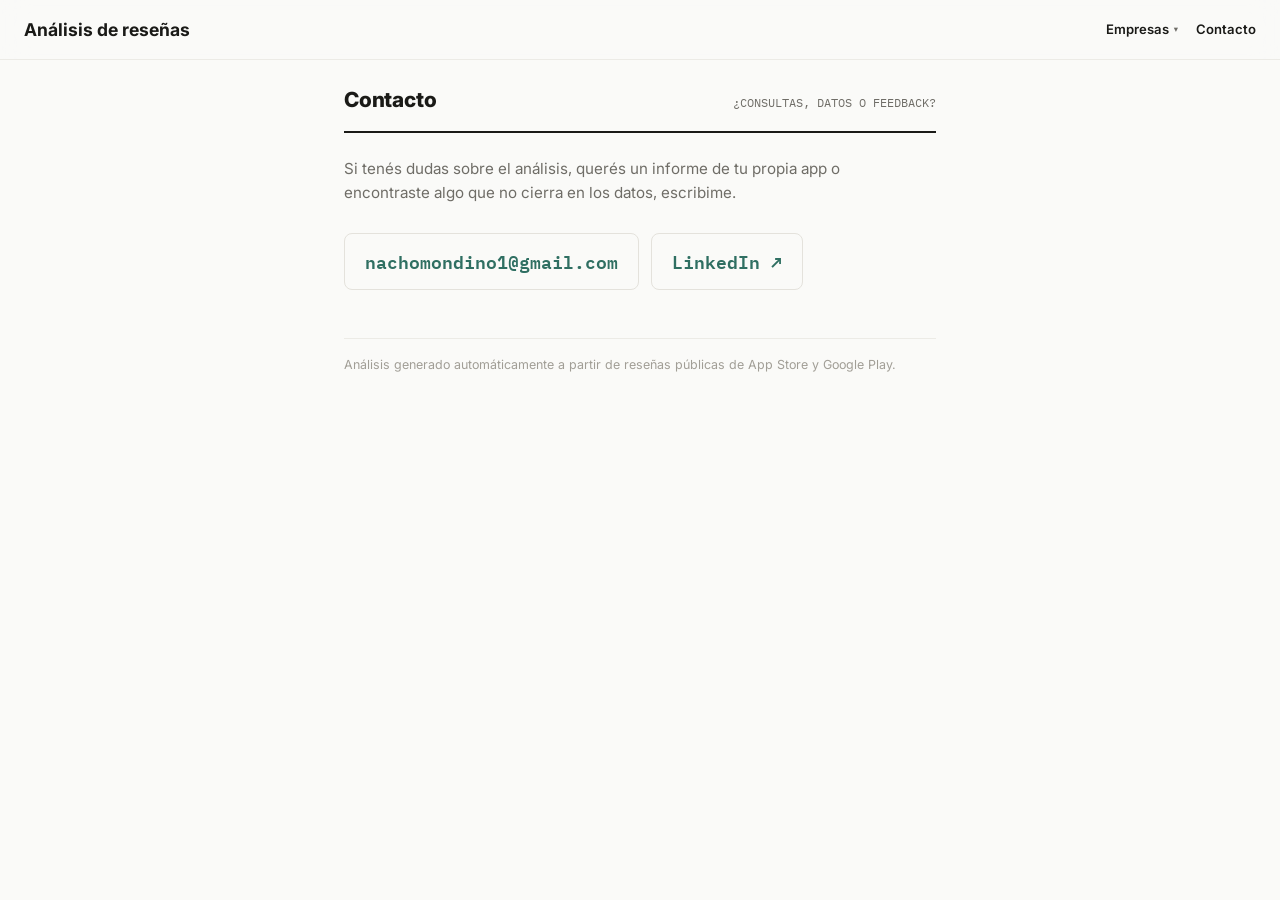
<file: contacto.html>
<!doctype html>
<html lang="es">
<head>
<!-- Google tag (gtag.js) -->
<script async src="https://www.googletagmanager.com/gtag/js?id=G-1LQM1V95FR"></script>
<script>
  window.dataLayer = window.dataLayer || [];
  function gtag(){dataLayer.push(arguments);}
  gtag('js', new Date());
  gtag('config', 'G-1LQM1V95FR');
</script>
<script data-goatcounter="https://reviews-analysis.goatcounter.com/count" async src="//gc.zgo.at/count.js"></script>
<meta charset="utf-8">
<meta name="viewport" content="width=device-width, initial-scale=1">
<title>Contacto — Análisis de reseñas</title>
<meta name="description" content="Contacto para consultas sobre el análisis de reseñas de App Store y Google Play.">
<meta property="og:type" content="website">
<meta property="og:title" content="Contacto — Análisis de reseñas">
<meta property="og:url" content="https://nachomondino1.github.io/review_analysis/contacto.html">
<meta property="og:locale" content="es_AR">
<link rel="icon" href="data:image/svg+xml,<svg xmlns=%22http://www.w3.org/2000/svg%22 viewBox=%220 0 100 100%22 font-size=%2290%22><text y=%22.9em%22>%F0%9F%93%8A</text></svg>">
<link rel="preconnect" href="https://fonts.googleapis.com">
<link rel="preconnect" href="https://fonts.gstatic.com" crossorigin>
<link href="https://fonts.googleapis.com/css2?family=Inter:wght@400;500;600;700;800&family=IBM+Plex+Mono:wght@500;600&display=swap" rel="stylesheet" media="print" onload="this.media='all'">
<link rel="stylesheet" href="site/css/components/base.css">
<link rel="stylesheet" href="site/css/pages/contacto.css">
</head>
<body class="contacto-page">
<header class="page-head">
  <h1><a class="page-head-home" href="index.html">Análisis de reseñas</a></h1>
  <nav class="page-nav">
    <details class="nav-dropdown">
      <summary>Empresas</summary>
      <div class="nav-dropdown-panel"><div class="nav-dropdown-group"><div class="nav-dropdown-group-title">Fintech</div><a href="site/belo.html">Belo</a><a href="site/lemon-cash.html">Lemon Cash</a><a href="site/ripio.html">ripio</a></div><div class="nav-dropdown-group"><div class="nav-dropdown-group-title">Brokers</div><a href="site/balanz.html">Balanz</a><a href="site/iol-inversiones.html">IOL Inversiones</a></div><div class="nav-dropdown-group"><div class="nav-dropdown-group-title">Sportstech</div><a href="site/beelup.html">beelup</a></div><div class="nav-dropdown-group"><div class="nav-dropdown-group-title">Juegos de mesa</div><a href="site/board-game-stats.html">Board Game Stats</a><a href="site/my-board-game-collection.html">My Board Game Collection</a></div></div>
    </details>
    <a class="page-nav-link" href="contacto.html">Contacto</a>
  </nav>
</header>
<div class="container contacto-container">
  <div class="head-row">
    <div class="head-name">Contacto</div>
    <div class="head-meta">¿CONSULTAS, DATOS O FEEDBACK?</div>
  </div>
  <p class="contacto-intro">
    Si tenés dudas sobre el análisis, querés un informe de tu propia app o encontraste algo
    que no cierra en los datos, escribime.
  </p>
  <div class="contacto-links">
    <a class="contacto-email" href="mailto:nachomondino1@gmail.com">nachomondino1@gmail.com</a>
    <a class="contacto-email" href="https://www.linkedin.com/in/ignacio-mondino/" target="_blank" rel="noopener">LinkedIn ↗</a>
  </div>
  <footer>
    Análisis generado automáticamente a partir de reseñas públicas de App Store y Google Play.
  </footer>
</div>
</body>
</html>
</file>
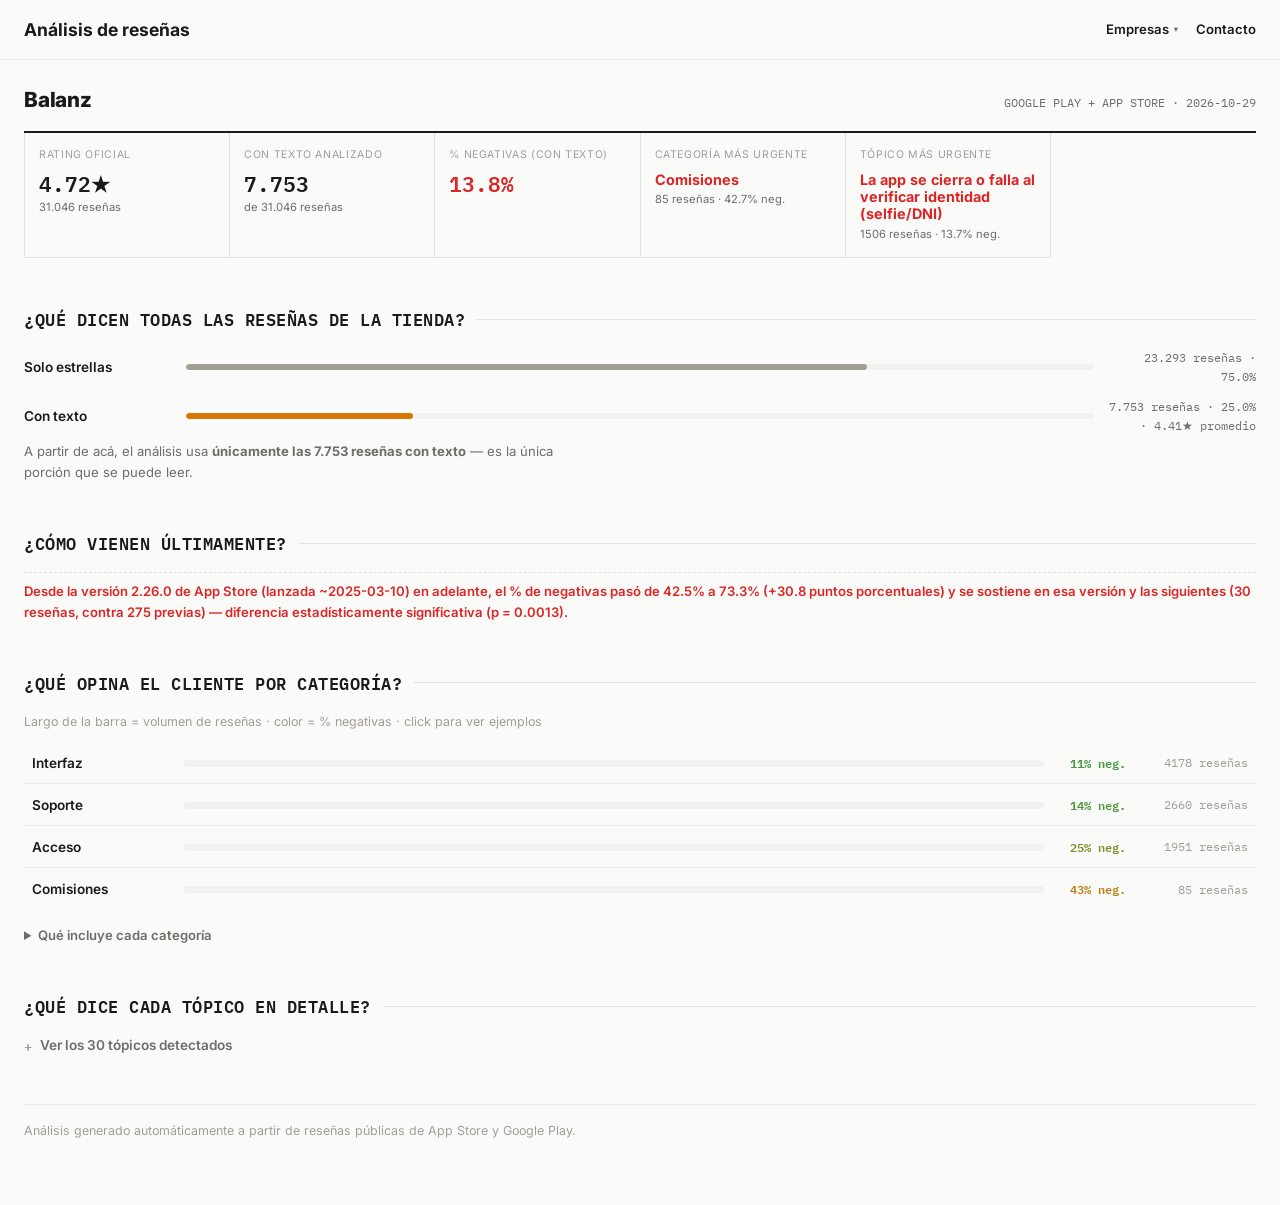
<file: site/balanz.html>
<!doctype html>
<html lang="es">
<head>
<!-- Google tag (gtag.js) -->
<script async src="https://www.googletagmanager.com/gtag/js?id=G-1LQM1V95FR"></script>
<script>
  window.dataLayer = window.dataLayer || [];
  function gtag(){dataLayer.push(arguments);}
  gtag('js', new Date());
  gtag('config', 'G-1LQM1V95FR');
</script>
<script data-goatcounter="https://reviews-analysis.goatcounter.com/count" async src="//gc.zgo.at/count.js"></script>
<meta charset="utf-8">
<meta name="viewport" content="width=device-width, initial-scale=1">
<title>Análisis de reseñas de la app de Balanz</title>
<meta name="description" content="Análisis de 7.753 reseñas de Balanz en App Store y Google Play — sentiment analysis y topic modeling, categoría más urgente: Comisiones.">
<meta property="og:type" content="article">
<meta property="og:title" content="Análisis de reseñas de la app de Balanz">
<meta property="og:description" content="Análisis de 7.753 reseñas de Balanz en App Store y Google Play — sentiment analysis y topic modeling, categoría más urgente: Comisiones.">
<meta property="og:image" content="https://nachomondino1.github.io/review_analysis/site/og-image.png">
<meta property="og:url" content="https://nachomondino1.github.io/review_analysis/site/balanz.html">
<meta property="og:locale" content="es_AR">
<meta name="twitter:card" content="summary_large_image">
<meta name="twitter:title" content="Análisis de reseñas de la app de Balanz">
<meta name="twitter:description" content="Análisis de 7.753 reseñas de Balanz en App Store y Google Play — sentiment analysis y topic modeling, categoría más urgente: Comisiones.">
<meta name="twitter:image" content="https://nachomondino1.github.io/review_analysis/site/og-image.png">
<link rel="icon" href="data:image/svg+xml,<svg xmlns=%22http://www.w3.org/2000/svg%22 viewBox=%220 0 100 100%22 font-size=%2290%22><text y=%22.9em%22>%F0%9F%93%8A</text></svg>">
<link rel="preconnect" href="https://fonts.googleapis.com">
<link rel="preconnect" href="https://fonts.gstatic.com" crossorigin>
<link href="https://fonts.googleapis.com/css2?family=Inter:wght@400;500;600;700;800&family=IBM+Plex+Mono:wght@500;600&display=swap" rel="stylesheet" media="print" onload="this.media='all'">
<link rel="stylesheet" href="css/components/base.css">
<link rel="stylesheet" href="css/pages/empresa.css">
</head>
<body>
<header class="page-head">
  <h1><a class="page-head-home" href="../index.html">Análisis de reseñas</a></h1>
  <nav class="page-nav">
    <details class="nav-dropdown">
      <summary>Empresas</summary>
      <div class="nav-dropdown-panel"><div class="nav-dropdown-group"><div class="nav-dropdown-group-title">Fintech</div><a href="belo.html">Belo</a><a href="lemon-cash.html">Lemon Cash</a><a href="ripio.html">ripio</a></div><div class="nav-dropdown-group"><div class="nav-dropdown-group-title">Brokers</div><a href="balanz.html">Balanz</a><a href="iol-inversiones.html">IOL Inversiones</a></div><div class="nav-dropdown-group"><div class="nav-dropdown-group-title">Juegos de mesa</div><a href="my-board-game-collection.html">My Board Game Collection</a></div></div>
    </details>
    <a class="page-nav-link" href="../contacto.html">Contacto</a>
  </nav>
</header>
<div class="container">

  <div class="head-row">
    <div class="head-name">Balanz</div>
    <div class="head-meta">GOOGLE PLAY + APP STORE · 2026-10-29</div>
  </div>

  <div class="grid-stats">
    <div class="stat-cell">
      <p class="stat-cell-label">Rating oficial</p>
      <div class="stat-cell-value">4.72★</div>
      <div class="stat-cell-sub">31.046 reseñas</div>
    </div>
    <div class="stat-cell">
      <p class="stat-cell-label">Con texto analizado</p>
      <div class="stat-cell-value">7.753</div>
      <div class="stat-cell-sub">de 31.046 reseñas</div>
    </div>
    <div class="stat-cell">
      <p class="stat-cell-label">% negativas (con texto)</p>
      <div class="stat-cell-value bad">13.8%</div>
    </div>
    
        <div class="stat-cell">
          <p class="stat-cell-label">Categoría más urgente</p>
          <div class="stat-cell-value is-text bad">Comisiones</div>
          <div class="stat-cell-sub">85 reseñas · 42.7% neg.</div>
        </div>
        
        <div class="stat-cell">
          <p class="stat-cell-label">Tópico más urgente</p>
          <div class="stat-cell-value is-text bad">La app se cierra o falla al verificar identidad (selfie/DNI)</div>
          <div class="stat-cell-sub">1506 reseñas · 13.7% neg.</div>
        </div>
        
  </div>

  <p class="section-label">¿Qué dicen todas las reseñas de la tienda?</p>
  
    <div class="scope-rows">
      <div class="scope-row">
        <span class="scope-row-label">Solo estrellas</span>
        <div class="bar-track"><div class="bar-fill bar-fill--muted" style="width:75.0%"></div></div>
        <span class="scope-row-num">23.293 reseñas · 75.0%</span>
      </div>
      <div class="scope-row">
        <span class="scope-row-label">Con texto</span>
        <div class="bar-track"><div class="bar-fill" style="width:25.0%"></div></div>
        <span class="scope-row-num">7.753 reseñas · 25.0% · 4.41★ promedio</span>
      </div>
    </div>
    
    
  

  <p class="part-scope">A partir de acá, el análisis usa <strong>únicamente las 7.753 reseñas con texto</strong> — es la única porción que se puede leer.</p>

  <div class="subsection"><p class="section-label">¿Cómo vienen últimamente?</p><div class="trend-banner trend-bad">Desde la versión 2.26.0 de App Store (lanzada ~2025-03-10) en adelante, el % de negativas pasó de 42.5% a 73.3% (+30.8 puntos porcentuales) y se sostiene en esa versión y las siguientes (30 reseñas, contra 275 previas) — diferencia estadísticamente significativa (p = 0.0013).</div></div>

  <p class="section-label">¿Qué opina el cliente por categoría?</p><p class="methodology-note">Largo de la barra = volumen de reseñas · color = % negativas · click para ver ejemplos</p><div class="cat-bars">
        <details class="cat-row">
          <summary class="cat-bar-trigger">
            <span class="cat-bar-name">Interfaz</span>
            <span class="cat-bar-track"><span class="cat-bar-fill" style="width:100.0%;background:#40993b;"></span></span>
            <span class="cat-bar-pct" style="color:#40993b;">11% neg.</span>
            <span class="cat-bar-n">4178 reseñas</span>
          </summary>
          
        <div class="category-detail">
          <div class="cat-detail-cols">
            <div class="cat-detail-col"><h4 class="cat-detail-col-title cat-detail-col-title--pos">👍 Positivas</h4><ul class="cat-detail-list"><li><div class="cat-detail-date">19/10/2026</div><mark>muy buena, sencilla de usar !!</mark></li><li><div class="cat-detail-date">06/10/2026</div><mark>Es tan práctica y fácil de usar!!!</mark> Se ve toda la info de manera clara</li><li><div class="cat-detail-date">24/09/2026</div><mark>Es intuitiva, y me gusta que tenga un seguimiento bastante claro y con la informacion justa sobre los instrumentos.</mark></li></ul></div>
            <div class="cat-detail-col"><h4 class="cat-detail-col-title cat-detail-col-title--neg">👎 Negativas</h4><ul class="cat-detail-list"><li><div class="cat-detail-date">26/12/2025</div><mark>Qué pasó con la función &quot;ranking de instrumentos&quot;?</mark> Era sumamente útil y hace varias semanas que no funciona. Si quieren hacer la diferencia con otros Brokers, dejen que quitar funciones</li><li><div class="cat-detail-date">06/10/2026</div><mark>Estoy muy acostumbrado a la de IOL, la de Balanza no es muy amigable y es bastante complicada para operar.</mark> Para mí gusto debería ser más sencilla, demasiada info que confunde</li><li><div class="cat-detail-date">15/09/2026</div>Buena. Util. Pero los graficos no son fidedignos los al comparalos con otras aplicaciones. Mejorenlos por favor.</li></ul></div>
          </div>
        </div>
        
        </details>
        
        <details class="cat-row">
          <summary class="cat-bar-trigger">
            <span class="cat-bar-name">Soporte</span>
            <span class="cat-bar-track"><span class="cat-bar-fill" style="width:63.7%;background:#4b9738;"></span></span>
            <span class="cat-bar-pct" style="color:#4b9738;">14% neg.</span>
            <span class="cat-bar-n">2660 reseñas</span>
          </summary>
          
        <div class="category-detail">
          <div class="cat-detail-cols">
            <div class="cat-detail-col"><h4 class="cat-detail-col-title cat-detail-col-title--pos">👍 Positivas</h4><ul class="cat-detail-list"><li><div class="cat-detail-date">15/09/2026</div><mark>muy buena un asesoramiento buenísimo mut facil de usar y de entender</mark></li><li><div class="cat-detail-date">15/09/2026</div><mark>Es súper fácil y los asesores son lo mas</mark></li><li><div class="cat-detail-date">07/09/2026</div><mark>Es simple de utilizar, confiable, la atención de los asesores es muy buena también</mark></li></ul></div>
            <div class="cat-detail-col"><h4 class="cat-detail-col-title cat-detail-col-title--neg">👎 Negativas</h4><ul class="cat-detail-list"><li><div class="cat-detail-date">04/01/2024</div>Deja que desear..no figura contacto para ayuda..es muy poco intuitiva ni figura ayudas</li><li><div class="cat-detail-date">03/08/2026</div><mark>servicios muy caros</mark></li><li><div class="cat-detail-date">17/10/2023</div><mark>Te contactan por WhatsApp y además del DNI, cuit, domicilio legal, piden los últimos 3 recibos de sueldo...</mark> raro. No se si es una estafa de alguien que chupo los datos. Prefiero no seguir con la activación de la cuenta.</li></ul></div>
          </div>
        </div>
        
        </details>
        
        <details class="cat-row">
          <summary class="cat-bar-trigger">
            <span class="cat-bar-name">Acceso</span>
            <span class="cat-bar-track"><span class="cat-bar-fill" style="width:46.7%;background:#778d28;"></span></span>
            <span class="cat-bar-pct" style="color:#778d28;">25% neg.</span>
            <span class="cat-bar-n">1951 reseñas</span>
          </summary>
          
        <div class="category-detail">
          <div class="cat-detail-cols">
            <div class="cat-detail-col"><h4 class="cat-detail-col-title cat-detail-col-title--pos">👍 Positivas</h4><ul class="cat-detail-list"><li><div class="cat-detail-date">11/06/2025</div>está muy bien hecho el Home y me parece excelente q puedas cambiar de pesos a USD para ver cómo está el rendimiento en ambas monedas.</li><li><div class="cat-detail-date">01/04/2026</div>Es rápida y accesible,tiene opciones que otras no,en un entorno aceptable. Me agrada mucho</li><li><div class="cat-detail-date">15/04/2026</div><mark>después de probar todas las app de agentes de bolsa es la mejor lejos por el orden, la operativa dentro de la app , la agilidad y disponibilidad del dinero sin tener q esperar días hábiles o 24hs .</mark> todo muy profesional aunque no sea la mas barata pero funciona y es lo q importa .</li></ul></div>
            <div class="cat-detail-col"><h4 class="cat-detail-col-title cat-detail-col-title--neg">👎 Negativas</h4><ul class="cat-detail-list"><li><div class="cat-detail-date">09/07/2026</div><mark>una porqueria hace una semana que estoy esperando que me habiliten la cuenta para el depósito de 15 millones de pesos argentinos</mark></li><li><div class="cat-detail-date">01/07/2026</div><mark>imposible cargar las fotos del dni todo el tiempo la app de la rechaza....</mark></li><li><div class="cat-detail-date">19/06/2026</div>es una bosta, te ponen interés anual de 50% y no te da nada plata, es más te saca. puse en un fondo y el primer día me saco 40 mil pesos</li></ul></div>
          </div>
        </div>
        
        </details>
        
        <details class="cat-row">
          <summary class="cat-bar-trigger">
            <span class="cat-bar-name">Comisiones</span>
            <span class="cat-bar-track"><span class="cat-bar-fill" style="width:4.0%;background:#bd7d10;"></span></span>
            <span class="cat-bar-pct" style="color:#bd7d10;">43% neg.</span>
            <span class="cat-bar-n">85 reseñas</span>
          </summary>
          
        <div class="category-detail">
          <div class="cat-detail-cols">
            <div class="cat-detail-col"><h4 class="cat-detail-col-title cat-detail-col-title--pos">👍 Positivas</h4><ul class="cat-detail-list"><li><div class="cat-detail-date">16/06/2023</div><mark>Exelente bajar comisiones</mark></li><li><div class="cat-detail-date">13/06/2022</div><mark>Facilidad de uso Una genialidad bajas comisiones</mark></li><li><div class="cat-detail-date">13/04/2021 <span class="cat-detail-confidence">· 57% confianza</span></div><mark>Buena con comisiones altas</mark></li></ul></div>
            <div class="cat-detail-col"><h4 class="cat-detail-col-title cat-detail-col-title--neg">👎 Negativas</h4><ul class="cat-detail-list"><li><div class="cat-detail-date">27/10/2025</div>Lunes post elecciones legislativas y siendo 10.45 am totalmente caída la página? <mark>Mamita, te cobran comisiones altísimas y no les anda ni por web ni por app; paguen para optimizar</mark></li><li><div class="cat-detail-date">13/06/2025</div><mark>sistema obsoleto y comisiones carísimas</mark></li><li><div class="cat-detail-date">20/03/2025</div><mark>malisima, comisiones re altas</mark></li></ul></div>
          </div>
        </div>
        
        </details>
        </div><details class="cat-explain"><summary>Qué incluye cada categoría</summary><dl><div class="cat-explain-item"><dt>Interfaz</dt><dd>Actualización reciente rompe el login o la sincronización · Curva de aprendizaje para usuarios nuevos en inversión · Pedidos de mejoras: filtros y más datos de instrumentos · Elogios a mejoras en actualizaciones recientes · Quejas de UX en gráficos y menú tras el rediseño · Cuesta entenderla al principio · Elogios a la interfaz, con pedidos de modo oscuro y rotación en tablet · Elogios a la facilidad de uso · Elogios a la agilidad e intuición de la interfaz</dd></div><div class="cat-explain-item"><dt>Soporte</dt><dd>Elogios al servicio y la experiencia en general · Atención por WhatsApp con el asesor, valorada y pedida · Elogios al asesoramiento personalizado</dd></div><div class="cat-explain-item"><dt>Acceso</dt><dd>Verificación de identidad (foto DNI/selfie) falla técnicamente · No puede registrarse o completar el alta de cuenta · La app se cierra o falla al verificar identidad (selfie/DNI)</dd></div><div class="cat-explain-item"><dt>Comisiones</dt><dd>Comisiones percibidas como altas</dd></div></dl></details>

    <!-- Temporalmente oculta a pedido del usuario mientras se prueba el panel de
         ejemplos por categoría (debajo del bubble chart) — el código que arma
         findings_html sigue intacto, solo no se renderiza acá.
    <div class="subsection">
      <h3>¿Cuáles son los problemas más urgentes?</h3>
      <div class="findings-grid">
        
        <article class="finding-card">
          <div class="finding-head">
            <h3>La app se cierra o falla al verificar identidad (selfie/DNI)</h3>
            <span class="chip sev-alta">Alta</span>
          </div>
          <p class="finding-meta"><span class="chip chip-category">Acceso</span>1506 reseñas · 13.7% negativas</p>
          <p>La app se cierra sola al informar un depósito o al tomar la selfie de verificación, o no reconoce el DNI; mezclado con alguna queja de mala atención.</p>
          <p class="recommendation"><strong>Recomendación:</strong> Mismo frente que el tópico 13 (verificación de identidad) — revisar estabilidad de la app en esos flujos (218 reseñas, 60.1% negativas).</p>
          <ul class='samples'><li>“Se cierra la App al querer informar un depósito”</li><li>“Me tira error siempre cuando me tengo q sacar una selfi! Ya receiete el teléfono y la app y no funciona!”</li></ul>
        </article>
        
        <article class="finding-card">
          <div class="finding-head">
            <h3>No puede registrarse o completar el alta de cuenta</h3>
            <span class="chip sev-alta">Alta</span>
          </div>
          <p class="finding-meta"><span class="chip chip-category">Acceso</span>329 reseñas · 54.5% negativas</p>
          <p>La app no inicia tras poner usuario/contraseña, el registro queda colgado &quot;en proceso&quot; por semanas, o directamente no permite registrarse.</p>
          <p class="recommendation"><strong>Recomendación:</strong> Revisar el flujo de alta de cuenta (418 reseñas, 72.2% negativas) — afecta la entrada de usuarios nuevos antes de que lleguen a usar el producto.</p>
          <ul class='samples'><li>“Es imposible registrarse.”</li><li>“Hace más de 15 días que mandé todo para dar de alta la cuenta y sigo esperando.”</li></ul>
        </article>
        
        <article class="finding-card">
          <div class="finding-head">
            <h3>Verificación de identidad (foto DNI/selfie) falla técnicamente</h3>
            <span class="chip sev-alta">Alta</span>
          </div>
          <p class="finding-meta"><span class="chip chip-category">Acceso</span>116 reseñas · 85.5% negativas</p>
          <p>La selfie o la foto del DNI fallan repetidamente con error de conexión al servidor, obligando a reintentar muchas veces (hasta 25 intentos reportados).</p>
          <p class="recommendation"><strong>Recomendación:</strong> Revisar la estabilidad técnica del flujo de verificación biométrica (87 reseñas, 96.6% negativas, la más negativa de la app) — bloquea completar el alta de cuenta.</p>
          <ul class='samples'><li>“Falla al tomar la selfie en iPhone 6s”</li><li>“Ayudenme o arreglen el tema de la foto del dni, dice qué hay un problema para establecer conexión con el servidor.”</li></ul>
        </article>
        
      </div>
    </div>
    -->

    <div class="subsection">
      <p class="section-label">¿Qué dice cada tópico en detalle?</p>
      <details class="detail-table">
        <summary>Ver los 30 tópicos detectados</summary>
        <div class="table-scroll">
          <table class="sortable">
            <thead><tr>
              <th data-sort="text">Tópico</th><th data-sort="text">Categoría</th>
              <th class="num" data-sort="num">N</th>
              <th class="num" data-sort="num">Rating</th>
              <th class="num" data-sort="num">% negativas</th>
              <th class="num" data-sort="num">Confianza</th>
              <th data-sort="text">Severidad</th>
            </tr></thead>
            <tbody><tr><td>Verificación de identidad (foto DNI/selfie) falla técnicamente</td><td>Acceso</td><td class='num'>116</td><td class='num'>1.55</td><td class='num'>85.5%</td><td class='num'>82.7%</td><td>alta</td></tr><tr><td>Actualización reciente rompe el login o la sincronización</td><td>Interfaz</td><td class='num'>171</td><td class='num'>3.01</td><td class='num'>57.1%</td><td class='num'>81.4%</td><td>media</td></tr><tr><td>No puede registrarse o completar el alta de cuenta</td><td>Acceso</td><td class='num'>329</td><td class='num'>2.71</td><td class='num'>54.5%</td><td class='num'>80.6%</td><td>alta</td></tr><tr><td>Comisiones percibidas como altas</td><td>Comisiones</td><td class='num'>85</td><td class='num'>3.69</td><td class='num'>42.7%</td><td class='num'>78.3%</td><td>media</td></tr><tr><td>Confirmaciones de que no tuvieron problemas</td><td>General</td><td class='num'>420</td><td class='num'>3.69</td><td class='num'>38.9%</td><td class='num'>75.8%</td><td>baja</td></tr><tr><td>Curva de aprendizaje para usuarios nuevos en inversión</td><td>Interfaz</td><td class='num'>377</td><td class='num'>3.99</td><td class='num'>26.2%</td><td class='num'>79.1%</td><td>baja</td></tr><tr><td>Elogios &quot;10 puntos&quot; y buena atención</td><td>General</td><td class='num'>103</td><td class='num'>4.14</td><td class='num'>24.8%</td><td class='num'>79.4%</td><td>baja</td></tr><tr><td>Pedidos de mejoras: filtros y más datos de instrumentos</td><td>Interfaz</td><td class='num'>80</td><td class='num'>4.14</td><td class='num'>23.8%</td><td class='num'>78.1%</td><td>baja</td></tr><tr><td>Recomendación general de Balanz</td><td>General</td><td class='num'>198</td><td class='num'>4.15</td><td class='num'>23.7%</td><td class='num'>82.4%</td><td>baja</td></tr><tr><td>Elogios a mejoras en actualizaciones recientes</td><td>Interfaz</td><td class='num'>243</td><td class='num'>3.92</td><td class='num'>21.5%</td><td class='num'>79.3%</td><td>baja</td></tr><tr><td>Quejas de UX en gráficos y menú tras el rediseño</td><td>Interfaz</td><td class='num'>90</td><td class='num'>3.71</td><td class='num'>18.7%</td><td class='num'>74.6%</td><td>media</td></tr><tr><td>Elogios al servicio y la experiencia en general</td><td>Soporte</td><td class='num'>382</td><td class='num'>4.41</td><td class='num'>16.3%</td><td class='num'>86.6%</td><td>baja</td></tr><tr><td>La app se cierra o falla al verificar identidad (selfie/DNI)</td><td>Acceso</td><td class='num'>1506</td><td class='num'>4.34</td><td class='num'>13.7%</td><td class='num'>85.7%</td><td>alta</td></tr><tr><td>Reseñas de puntaje condicionadas (&quot;le doy X estrellas si...&quot;)</td><td>Ruido</td><td class='num'>74</td><td class='num'>3.92</td><td class='num'>13.5%</td><td class='num'>76.5%</td><td>baja</td></tr><tr><td>Atención por WhatsApp con el asesor, valorada y pedida</td><td>Soporte</td><td class='num'>1066</td><td class='num'>4.48</td><td class='num'>13.0%</td><td class='num'>85.5%</td><td>baja</td></tr><tr><td>Elogios al asesoramiento personalizado</td><td>Soporte</td><td class='num'>1212</td><td class='num'>4.51</td><td class='num'>13.0%</td><td class='num'>85.8%</td><td>baja</td></tr><tr><td>Cuesta entenderla al principio</td><td>Interfaz</td><td class='num'>186</td><td class='num'>4.59</td><td class='num'>12.9%</td><td class='num'>78.8%</td><td>baja</td></tr><tr><td>Elogios generales a la app de inversión</td><td>General</td><td class='num'>2062</td><td class='num'>4.38</td><td class='num'>12.9%</td><td class='num'>85.7%</td><td>baja</td></tr><tr><td>Conformidad general hasta el momento, con alguna traba</td><td>General</td><td class='num'>219</td><td class='num'>4.26</td><td class='num'>12.5%</td><td class='num'>77.9%</td><td>media</td></tr><tr><td>Elogios a la interfaz, con pedidos de modo oscuro y rotación en tablet</td><td>Interfaz</td><td class='num'>316</td><td class='num'>4.39</td><td class='num'>11.9%</td><td class='num'>85.1%</td><td>baja</td></tr><tr><td>Elogios a la información clara y completa</td><td>General</td><td class='num'>761</td><td class='num'>4.5</td><td class='num'>10.3%</td><td class='num'>80.4%</td><td>baja</td></tr><tr><td>Satisfacción como herramienta de inversión</td><td>General</td><td class='num'>588</td><td class='num'>4.58</td><td class='num'>8.6%</td><td class='num'>83.0%</td><td>baja</td></tr><tr><td>&quot;Funciona bien&quot;/perfecto, sin más detalle</td><td>General</td><td class='num'>670</td><td class='num'>4.47</td><td class='num'>7.0%</td><td class='num'>83.6%</td><td>baja</td></tr><tr><td>Elogios como mejor broker de Argentina</td><td>General</td><td class='num'>760</td><td class='num'>4.42</td><td class='num'>6.9%</td><td class='num'>81.4%</td><td>baja</td></tr><tr><td>Elogios generales, conformidad reciente</td><td>General</td><td class='num'>3482</td><td class='num'>4.67</td><td class='num'>4.9%</td><td class='num'>85.6%</td><td>baja</td></tr><tr><td>Elogios a la facilidad de uso</td><td>Interfaz</td><td class='num'>1570</td><td class='num'>4.79</td><td class='num'>4.7%</td><td class='num'>78.1%</td><td>baja</td></tr><tr><td>Elogios como mejor broker</td><td>General</td><td class='num'>2452</td><td class='num'>4.57</td><td class='num'>4.3%</td><td class='num'>86.5%</td><td>baja</td></tr><tr><td>Elogios a la agilidad e intuición de la interfaz</td><td>Interfaz</td><td class='num'>1145</td><td class='num'>4.75</td><td class='num'>2.7%</td><td class='num'>79.5%</td><td>baja</td></tr><tr><td>Elogios a la confiabilidad y rapidez en general</td><td>General</td><td class='num'>890</td><td class='num'>4.81</td><td class='num'>2.0%</td><td class='num'>79.5%</td><td>baja</td></tr><tr><td>Sin patrón claro</td><td>-</td><td class='num'>2487</td><td class='num'>4.28</td><td class='num'>17.6%</td><td class='num'>-</td><td>-</td></tr></tbody>
          </table>
        </div>
        <p class="table-hint">Click en un encabezado para ordenar por esa columna.</p>
      </details>
    </div>

  <footer>
    Análisis generado automáticamente a partir de reseñas públicas de App Store y Google Play.
  </footer>
</div>
<script>
(function () {
  var catRows = document.querySelectorAll(".cat-bars > .cat-row");
  catRows.forEach(function (row) {
    row.addEventListener("toggle", function () {
      if (!row.open) return;
      catRows.forEach(function (other) { if (other !== row) other.open = false; });
    });
  });
  document.querySelectorAll("table.sortable").forEach(function (table) {
    var tbody = table.tBodies[0];
    var headers = table.tHead.rows[0].cells;
    Array.prototype.forEach.call(headers, function (th, colIndex) {
      if (!th.hasAttribute("data-sort")) return;
      th.addEventListener("click", function () {
        var type = th.getAttribute("data-sort");
        var asc = th.getAttribute("data-dir") !== "asc";
        Array.prototype.forEach.call(headers, function (h) {
          h.removeAttribute("data-dir");
          h.classList.remove("sorted-asc", "sorted-desc");
        });
        th.setAttribute("data-dir", asc ? "asc" : "desc");
        th.classList.add(asc ? "sorted-asc" : "sorted-desc");

        var rows = Array.prototype.slice.call(tbody.rows);
        rows.sort(function (a, b) {
          var av = a.cells[colIndex].textContent.trim();
          var bv = b.cells[colIndex].textContent.trim();
          if (type === "num") {
            av = parseFloat(av.replace(/[^0-9.-]/g, "")) || 0;
            bv = parseFloat(bv.replace(/[^0-9.-]/g, "")) || 0;
            return asc ? av - bv : bv - av;
          }
          return asc ? av.localeCompare(bv, "es") : bv.localeCompare(av, "es");
        });
        rows.forEach(function (row) { tbody.appendChild(row); });
      });
    });
  });
})();
</script>
</body>
</html>
</file>
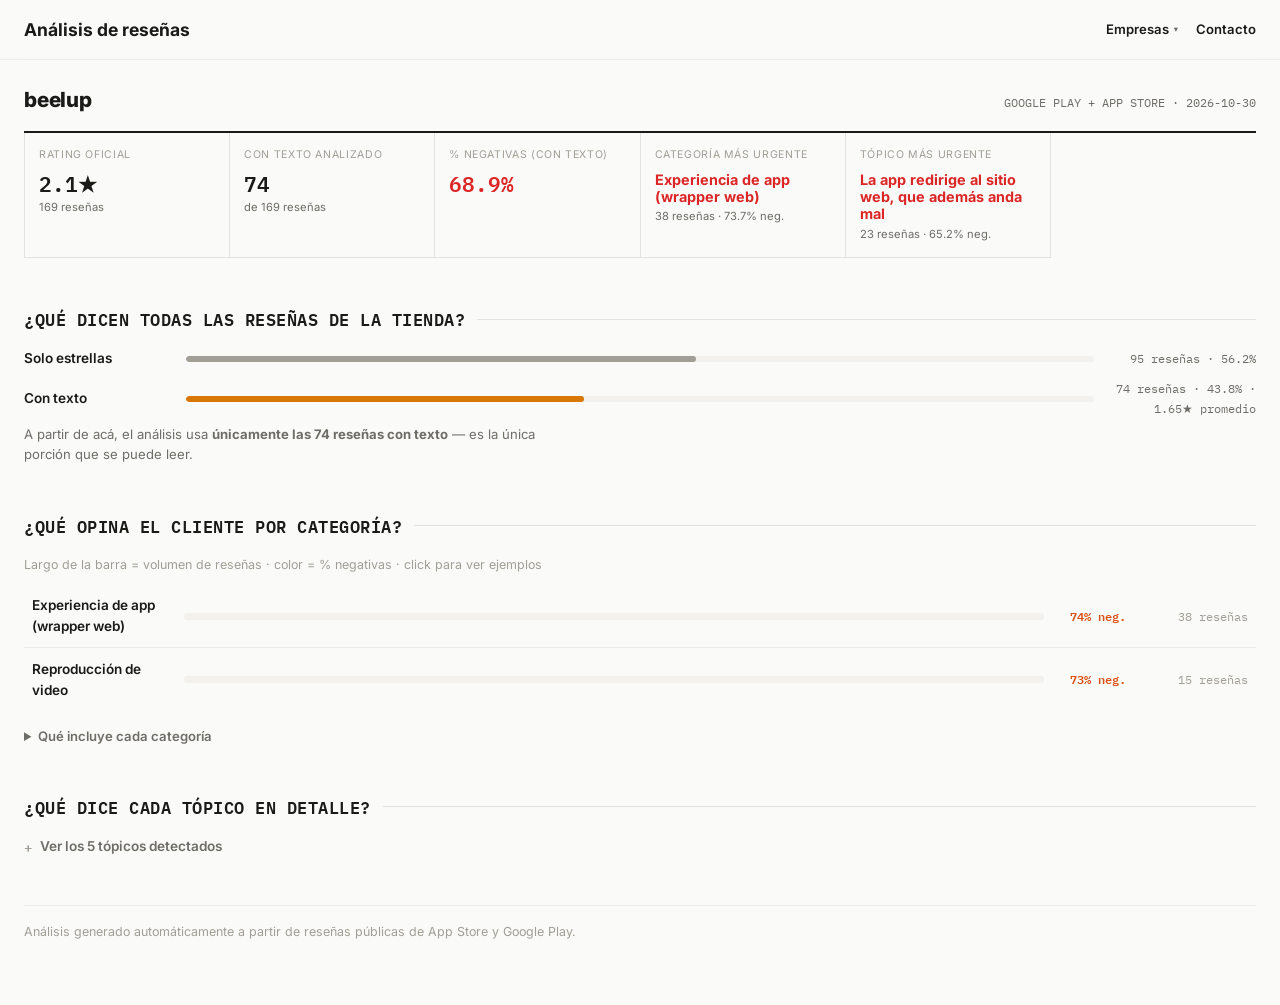
<file: site/beelup.html>
<!doctype html>
<html lang="es">
<head>
<!-- Google tag (gtag.js) -->
<script async src="https://www.googletagmanager.com/gtag/js?id=G-1LQM1V95FR"></script>
<script>
  window.dataLayer = window.dataLayer || [];
  function gtag(){dataLayer.push(arguments);}
  gtag('js', new Date());
  gtag('config', 'G-1LQM1V95FR');
</script>
<script data-goatcounter="https://reviews-analysis.goatcounter.com/count" async src="//gc.zgo.at/count.js"></script>
<meta charset="utf-8">
<meta name="viewport" content="width=device-width, initial-scale=1">
<title>Análisis de reseñas de la app de beelup</title>
<meta name="description" content="Análisis de 74 reseñas de beelup en App Store y Google Play — sentiment analysis y topic modeling, categoría más urgente: Experiencia de app (wrapper web).">
<meta property="og:type" content="article">
<meta property="og:title" content="Análisis de reseñas de la app de beelup">
<meta property="og:description" content="Análisis de 74 reseñas de beelup en App Store y Google Play — sentiment analysis y topic modeling, categoría más urgente: Experiencia de app (wrapper web).">
<meta property="og:image" content="https://nachomondino1.github.io/review_analysis/site/og-image.png">
<meta property="og:url" content="https://nachomondino1.github.io/review_analysis/site/beelup.html">
<meta property="og:locale" content="es_AR">
<meta name="twitter:card" content="summary_large_image">
<meta name="twitter:title" content="Análisis de reseñas de la app de beelup">
<meta name="twitter:description" content="Análisis de 74 reseñas de beelup en App Store y Google Play — sentiment analysis y topic modeling, categoría más urgente: Experiencia de app (wrapper web).">
<meta name="twitter:image" content="https://nachomondino1.github.io/review_analysis/site/og-image.png">
<link rel="icon" href="data:image/svg+xml,<svg xmlns=%22http://www.w3.org/2000/svg%22 viewBox=%220 0 100 100%22 font-size=%2290%22><text y=%22.9em%22>%F0%9F%93%8A</text></svg>">
<link rel="preconnect" href="https://fonts.googleapis.com">
<link rel="preconnect" href="https://fonts.gstatic.com" crossorigin>
<link href="https://fonts.googleapis.com/css2?family=Inter:wght@400;500;600;700;800&family=IBM+Plex+Mono:wght@500;600&display=swap" rel="stylesheet" media="print" onload="this.media='all'">
<link rel="stylesheet" href="css/components/base.css">
<link rel="stylesheet" href="css/pages/empresa.css">
</head>
<body>
<header class="page-head">
  <h1><a class="page-head-home" href="../index.html">Análisis de reseñas</a></h1>
  <nav class="page-nav">
    <details class="nav-dropdown">
      <summary>Empresas</summary>
      <div class="nav-dropdown-panel"><div class="nav-dropdown-group"><div class="nav-dropdown-group-title">Fintech</div><a href="belo.html">Belo</a><a href="lemon-cash.html">Lemon Cash</a><a href="ripio.html">ripio</a></div><div class="nav-dropdown-group"><div class="nav-dropdown-group-title">Brokers</div><a href="balanz.html">Balanz</a><a href="iol-inversiones.html">IOL Inversiones</a></div><div class="nav-dropdown-group"><div class="nav-dropdown-group-title">Sportstech</div><a href="beelup.html">beelup</a></div><div class="nav-dropdown-group"><div class="nav-dropdown-group-title">Juegos de mesa</div><a href="board-game-stats.html">Board Game Stats</a><a href="my-board-game-collection.html">My Board Game Collection</a></div></div>
    </details>
    <a class="page-nav-link" href="../contacto.html">Contacto</a>
  </nav>
</header>
<div class="container">

  <div class="head-row">
    <div class="head-name">beelup</div>
    <div class="head-meta">GOOGLE PLAY + APP STORE · 2026-10-30</div>
  </div>

  <div class="grid-stats">
    <div class="stat-cell">
      <p class="stat-cell-label">Rating oficial</p>
      <div class="stat-cell-value">2.1★</div>
      <div class="stat-cell-sub">169 reseñas</div>
    </div>
    <div class="stat-cell">
      <p class="stat-cell-label">Con texto analizado</p>
      <div class="stat-cell-value">74</div>
      <div class="stat-cell-sub">de 169 reseñas</div>
    </div>
    <div class="stat-cell">
      <p class="stat-cell-label">% negativas (con texto)</p>
      <div class="stat-cell-value bad">68.9%</div>
    </div>
    
        <div class="stat-cell">
          <p class="stat-cell-label">Categoría más urgente</p>
          <div class="stat-cell-value is-text bad">Experiencia de app (wrapper web)</div>
          <div class="stat-cell-sub">38 reseñas · 73.7% neg.</div>
        </div>
        
        <div class="stat-cell">
          <p class="stat-cell-label">Tópico más urgente</p>
          <div class="stat-cell-value is-text bad">La app redirige al sitio web, que además anda mal</div>
          <div class="stat-cell-sub">23 reseñas · 65.2% neg.</div>
        </div>
        
  </div>

  <p class="section-label">¿Qué dicen todas las reseñas de la tienda?</p>
  
    <div class="scope-rows">
      <div class="scope-row">
        <span class="scope-row-label">Solo estrellas</span>
        <div class="bar-track"><div class="bar-fill bar-fill--muted" style="width:56.2%"></div></div>
        <span class="scope-row-num">95 reseñas · 56.2%</span>
      </div>
      <div class="scope-row">
        <span class="scope-row-label">Con texto</span>
        <div class="bar-track"><div class="bar-fill" style="width:43.8%"></div></div>
        <span class="scope-row-num">74 reseñas · 43.8% · 1.65★ promedio</span>
      </div>
    </div>
    
    
  

  <p class="part-scope">A partir de acá, el análisis usa <strong>únicamente las 74 reseñas con texto</strong> — es la única porción que se puede leer.</p>

  <div class="subsection"></div>

  <p class="section-label">¿Qué opina el cliente por categoría?</p><p class="methodology-note">Largo de la barra = volumen de reseñas · color = % negativas · click para ver ejemplos</p><div class="cat-bars">
        <details class="cat-row">
          <summary class="cat-bar-trigger">
            <span class="cat-bar-name">Experiencia de app (wrapper web)</span>
            <span class="cat-bar-track"><span class="cat-bar-fill" style="width:100.0%;background:#da5115;"></span></span>
            <span class="cat-bar-pct" style="color:#da5115;">74% neg.</span>
            <span class="cat-bar-n">38 reseñas</span>
          </summary>
          
        <div class="category-detail">
          <div class="cat-detail-cols">
            <div class="cat-detail-col"><h4 class="cat-detail-col-title cat-detail-col-title--pos">👍 Positivas</h4><ul class="cat-detail-list"><li><div class="cat-detail-date">07/02/2025</div>Excelente forma de seguir partidos</li></ul></div>
            <div class="cat-detail-col"><h4 class="cat-detail-col-title cat-detail-col-title--neg">👎 Negativas</h4><ul class="cat-detail-list"><li><div class="cat-detail-date">21/05/2026</div><mark>la descargue y en realidad lo único que hace es dirigirte a la página web no tiene uso como tal y me parece que la interfaz está muy vieja deberían renovarla un poco</mark></li><li><div class="cat-detail-date">20/09/2024</div><mark>La peor basura que me baje, el partido no lo pone completo, la página de tilda y la app sirve solo para mandarte a la página</mark></li><li><div class="cat-detail-date">06/03/2026</div><mark>una aplicación inservible, aparte la página da problemas en pocas pésima experiencia aplicación mediocre</mark></li></ul></div>
          </div>
        </div>
        
        </details>
        
        <details class="cat-row">
          <summary class="cat-bar-trigger">
            <span class="cat-bar-name">Reproducción de video</span>
            <span class="cat-bar-track"><span class="cat-bar-fill" style="width:39.5%;background:#da5115;"></span></span>
            <span class="cat-bar-pct" style="color:#da5115;">73% neg.</span>
            <span class="cat-bar-n">15 reseñas</span>
          </summary>
          
        <div class="category-detail">
          <div class="cat-detail-cols">
            <div class="cat-detail-col"><h4 class="cat-detail-col-title cat-detail-col-title--pos">👍 Positivas</h4><ul class="cat-detail-list"><li><div class="cat-detail-date">10/09/2026</div><mark>buenos videos en tiempo real</mark></li></ul></div>
            <div class="cat-detail-col"><h4 class="cat-detail-col-title cat-detail-col-title--neg">👎 Negativas</h4><ul class="cat-detail-list"><li><div class="cat-detail-date">31/01/2025</div><mark>Muy mala experiencia, la app no deja descargar los videos, queda todo el tiempo en guardando video y nunca cambia, no permite el modo patalla completa por lo que hay jugadas en las que no se aprecia bien, cada 5 minutos se detiene por unos segundos aun teniendo buena conexion a la red, pesimo funcionamiento de la app, en una se detuvo en video completamente y no volvio a cargar nunca, estaba mejor con el uso de la web nomas, la app esta de sobra.</mark></li><li><div class="cat-detail-date">01/02/2024</div>Jajajaja sinvergüenzas! La app sólo te envía a la página web. Que por cierto, para ver los vídeos desde el celular es pésima. (Y desde la PC también) se tilda muchísimo. Y el resumen del partido es aleatoriamente un conjunto de recortes sin sentido</li><li><div class="cat-detail-date">13/05/2024</div><mark>Me parece que actualizaron la app antes era más fácil elegías la jugada y te enviaran el video a whatsapp ahora no te la descarga te pasa en un linck el video que pedís ,no esta bueno Antes estaba mejor una pena el cambió</mark></li></ul></div>
          </div>
        </div>
        
        </details>
        </div><details class="cat-explain"><summary>Qué incluye cada categoría</summary><dl><div class="cat-explain-item"><dt>Experiencia de app (wrapper web)</dt><dd>Mismo problema: la app es un link disfrazado, con errores propios · La app redirige al sitio web, que además anda mal</dd></div><div class="cat-explain-item"><dt>Reproducción de video</dt><dd>Videos que no cargan, tardan o no se pueden descargar/compartir</dd></div></dl></details>

    <!-- Temporalmente oculta a pedido del usuario mientras se prueba el panel de
         ejemplos por categoría (debajo del bubble chart) — el código que arma
         findings_html sigue intacto, solo no se renderiza acá.
    <div class="subsection">
      <h3>¿Cuáles son los problemas más urgentes?</h3>
      <div class="findings-grid">
        
        <article class="finding-card">
          <div class="finding-head">
            <h3>La app redirige al sitio web, que además anda mal</h3>
            <span class="chip sev-alta">Alta</span>
          </div>
          <p class="finding-meta"><span class="chip chip-category">Experiencia de app (wrapper web)</span>23 reseñas · 65.2% negativas</p>
          <p>Usuarios perciben que la app no hace más que mandar a la página web (en vez de ser una app nativa), y esa web es lenta o tiene errores — la app en sí no aporta nada sobre usar el navegador.</p>
          <p class="recommendation"><strong>Recomendación:</strong> Evaluar si vale la pena mantener una app nativa real (con reproductor propio, no un simple link) o directamente no ofrecer app y dirigir al sitio web — hoy la app está generando una percepción peor que no tener app.</p>
          <ul class='samples'><li>“Al pedo te manda a la pagina y la pagina anda re mal”</li><li>“te envia al link pesimo”</li></ul>
        </article>
        
        <article class="finding-card">
          <div class="finding-head">
            <h3>Mismo problema: la app es un link disfrazado, con errores propios</h3>
            <span class="chip sev-alta">Alta</span>
          </div>
          <p class="finding-meta"><span class="chip chip-category">Experiencia de app (wrapper web)</span>15 reseñas · 86.7% negativas</p>
          <p>Mismo patrón que el tópico 0 (redirige a la web en vez de tener funcionalidad propia), con énfasis en que además se traba o es lenta, y el enojo de haber descargado una app para terminar en Google/la web.</p>
          <p class="recommendation"><strong>Recomendación:</strong> Mismo frente que el tópico 0: si se sigue con el modelo de redirección, el problema de fondo a resolver es la performance de la web, no la app en sí — consolidar ambos tópicos como un solo hallazgo al reportar.</p>
          <ul class='samples'><li>“Anda cuando quiere. Tarda mucho y tiene muchísimos errores. Sin contar que la aplicación simplemente tiene el link de la página, lo cual ya de por sí es una gastada.”</li><li>“Esta re trancada la app.. La quiero adelantar x2 y esta orrible se tranca todo antes no le pasaba esto bajo muchisimo el servicio 😠😠”</li></ul>
        </article>
        
        <article class="finding-card">
          <div class="finding-head">
            <h3>Videos que no cargan, tardan o no se pueden descargar/compartir</h3>
            <span class="chip sev-alta">Alta</span>
          </div>
          <p class="finding-meta"><span class="chip chip-category">Reproducción de video</span>15 reseñas · 73.3% negativas</p>
          <p>Problemas puntuales de reproducción: videos que tardan en subirse, falla la opción de descarga, no se puede compartir por WhatsApp, o directamente no entienden cómo ver un video desde la app.</p>
          <p class="recommendation"><strong>Recomendación:</strong> Priorizar estabilidad y velocidad de carga del reproductor de video — es la función central del producto (ver goles/jugadas) y es donde más fricción concreta reportan los usuarios, más allá de la queja genérica de &quot;es solo un link&quot;.</p>
          <ul class='samples'><li>“No funciona la opción de descarga desde la aplicación ni desde WhatsApp. ¿De qué sirve tener el partido grabado si no puedo compartirlo?”</li><li>“Tener que descargar una aplicación solamente para reproducir los videos es un despropósito. El resto de las funciones siguen siendo desde la pagina web. Antes no hacia ninguna app para ver las grabaciones.”</li></ul>
        </article>
        
      </div>
    </div>
    -->

    <div class="subsection">
      <p class="section-label">¿Qué dice cada tópico en detalle?</p>
      <details class="detail-table">
        <summary>Ver los 5 tópicos detectados</summary>
        <div class="table-scroll">
          <table class="sortable">
            <thead><tr>
              <th data-sort="text">Tópico</th><th data-sort="text">Categoría</th>
              <th class="num" data-sort="num">N</th>
              <th class="num" data-sort="num">Rating</th>
              <th class="num" data-sort="num">% negativas</th>
              <th class="num" data-sort="num">Confianza</th>
              <th data-sort="text">Severidad</th>
            </tr></thead>
            <tbody><tr><td>Mismo problema: la app es un link disfrazado, con errores propios</td><td>Experiencia de app (wrapper web)</td><td class='num'>15</td><td class='num'>1.13</td><td class='num'>86.7%</td><td class='num'>-</td><td>alta</td></tr><tr><td>Videos que no cargan, tardan o no se pueden descargar/compartir</td><td>Reproducción de video</td><td class='num'>15</td><td class='num'>1.93</td><td class='num'>73.3%</td><td class='num'>-</td><td>alta</td></tr><tr><td>La app redirige al sitio web, que además anda mal</td><td>Experiencia de app (wrapper web)</td><td class='num'>23</td><td class='num'>1.39</td><td class='num'>65.2%</td><td class='num'>-</td><td>alta</td></tr><tr><td>Opinión general mixta: la idea gusta, la ejecución no tanto</td><td>General</td><td class='num'>7</td><td class='num'>3.14</td><td class='num'>28.6%</td><td class='num'>-</td><td>media</td></tr><tr><td>Sin patrón claro</td><td>-</td><td class='num'>14</td><td class='num'>1.57</td><td class='num'>71.4%</td><td class='num'>-</td><td>-</td></tr></tbody>
          </table>
        </div>
        <p class="table-hint">Click en un encabezado para ordenar por esa columna.</p>
      </details>
    </div>

  <footer>
    Análisis generado automáticamente a partir de reseñas públicas de App Store y Google Play.
  </footer>
</div>
<script>
(function () {
  var catRows = document.querySelectorAll(".cat-bars > .cat-row");
  catRows.forEach(function (row) {
    row.addEventListener("toggle", function () {
      if (!row.open) return;
      catRows.forEach(function (other) { if (other !== row) other.open = false; });
    });
  });
  document.querySelectorAll("table.sortable").forEach(function (table) {
    var tbody = table.tBodies[0];
    var headers = table.tHead.rows[0].cells;
    Array.prototype.forEach.call(headers, function (th, colIndex) {
      if (!th.hasAttribute("data-sort")) return;
      th.addEventListener("click", function () {
        var type = th.getAttribute("data-sort");
        var asc = th.getAttribute("data-dir") !== "asc";
        Array.prototype.forEach.call(headers, function (h) {
          h.removeAttribute("data-dir");
          h.classList.remove("sorted-asc", "sorted-desc");
        });
        th.setAttribute("data-dir", asc ? "asc" : "desc");
        th.classList.add(asc ? "sorted-asc" : "sorted-desc");

        var rows = Array.prototype.slice.call(tbody.rows);
        rows.sort(function (a, b) {
          var av = a.cells[colIndex].textContent.trim();
          var bv = b.cells[colIndex].textContent.trim();
          if (type === "num") {
            av = parseFloat(av.replace(/[^0-9.-]/g, "")) || 0;
            bv = parseFloat(bv.replace(/[^0-9.-]/g, "")) || 0;
            return asc ? av - bv : bv - av;
          }
          return asc ? av.localeCompare(bv, "es") : bv.localeCompare(av, "es");
        });
        rows.forEach(function (row) { tbody.appendChild(row); });
      });
    });
  });
})();
</script>
</body>
</html>
</file>
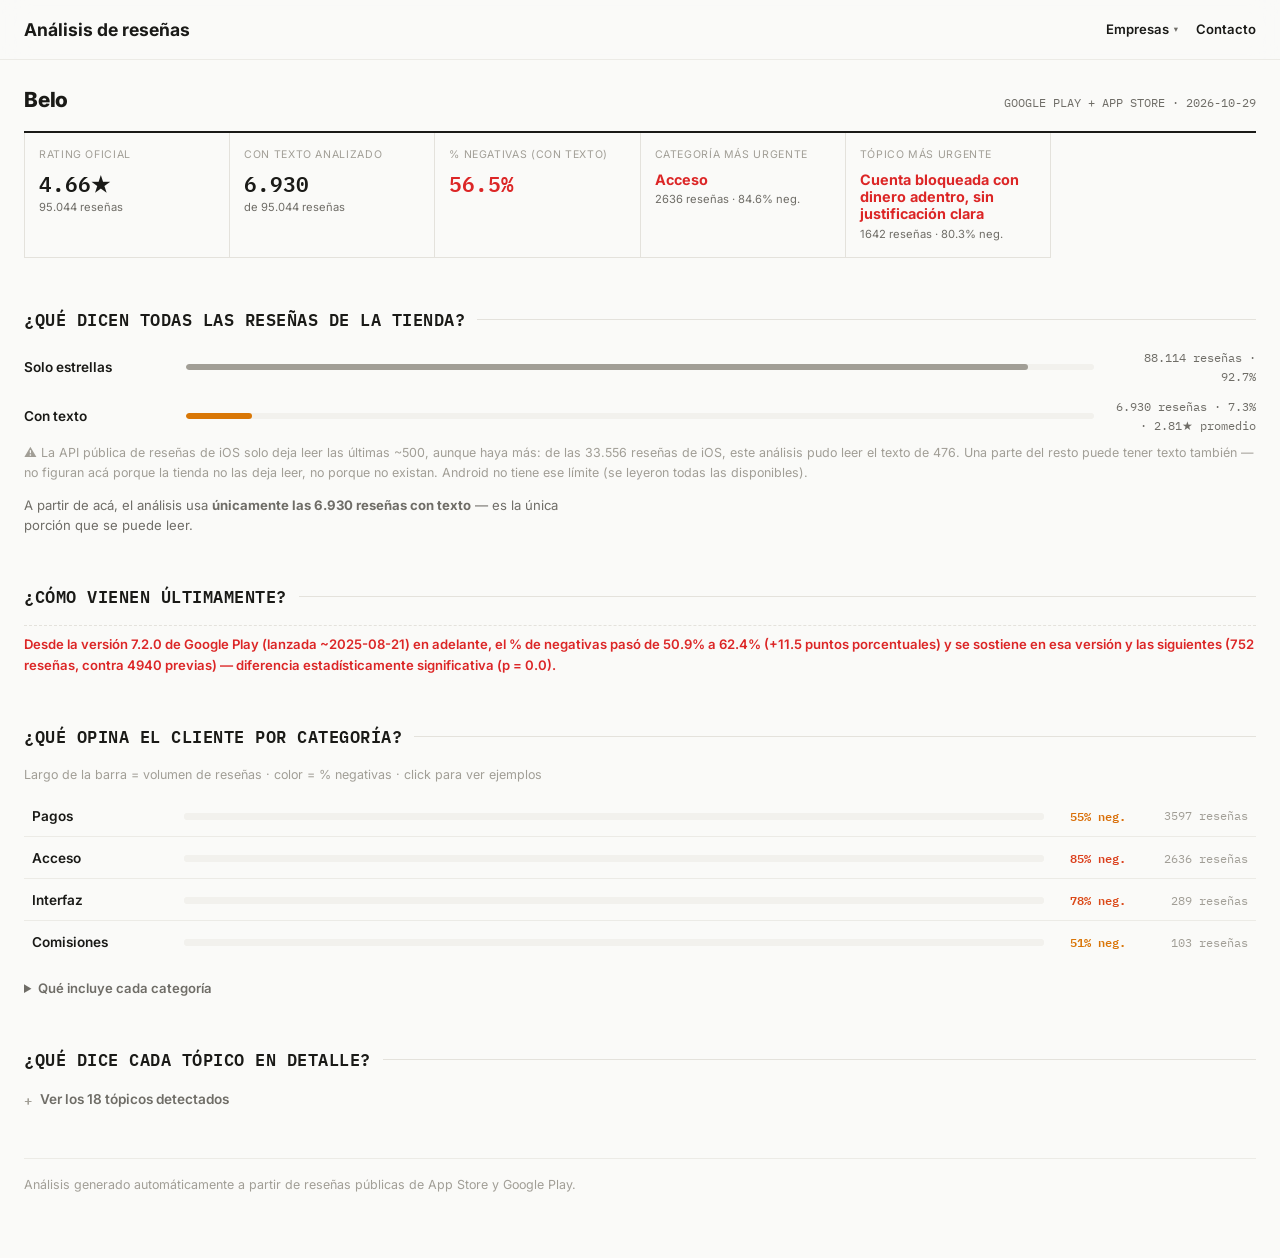
<file: site/belo.html>
<!doctype html>
<html lang="es">
<head>
<!-- Google tag (gtag.js) -->
<script async src="https://www.googletagmanager.com/gtag/js?id=G-1LQM1V95FR"></script>
<script>
  window.dataLayer = window.dataLayer || [];
  function gtag(){dataLayer.push(arguments);}
  gtag('js', new Date());
  gtag('config', 'G-1LQM1V95FR');
</script>
<script data-goatcounter="https://reviews-analysis.goatcounter.com/count" async src="//gc.zgo.at/count.js"></script>
<meta charset="utf-8">
<meta name="viewport" content="width=device-width, initial-scale=1">
<title>Análisis de reseñas de la app de Belo</title>
<meta name="description" content="Análisis de 6.930 reseñas de Belo en App Store y Google Play — sentiment analysis y topic modeling, categoría más urgente: Acceso.">
<meta property="og:type" content="article">
<meta property="og:title" content="Análisis de reseñas de la app de Belo">
<meta property="og:description" content="Análisis de 6.930 reseñas de Belo en App Store y Google Play — sentiment analysis y topic modeling, categoría más urgente: Acceso.">
<meta property="og:image" content="https://nachomondino1.github.io/review_analysis/site/og-image.png">
<meta property="og:url" content="https://nachomondino1.github.io/review_analysis/site/belo.html">
<meta property="og:locale" content="es_AR">
<meta name="twitter:card" content="summary_large_image">
<meta name="twitter:title" content="Análisis de reseñas de la app de Belo">
<meta name="twitter:description" content="Análisis de 6.930 reseñas de Belo en App Store y Google Play — sentiment analysis y topic modeling, categoría más urgente: Acceso.">
<meta name="twitter:image" content="https://nachomondino1.github.io/review_analysis/site/og-image.png">
<link rel="icon" href="data:image/svg+xml,<svg xmlns=%22http://www.w3.org/2000/svg%22 viewBox=%220 0 100 100%22 font-size=%2290%22><text y=%22.9em%22>%F0%9F%93%8A</text></svg>">
<link rel="preconnect" href="https://fonts.googleapis.com">
<link rel="preconnect" href="https://fonts.gstatic.com" crossorigin>
<link href="https://fonts.googleapis.com/css2?family=Inter:wght@400;500;600;700;800&family=IBM+Plex+Mono:wght@500;600&display=swap" rel="stylesheet" media="print" onload="this.media='all'">
<link rel="stylesheet" href="css/components/base.css">
<link rel="stylesheet" href="css/pages/empresa.css">
</head>
<body>
<header class="page-head">
  <h1><a class="page-head-home" href="../index.html">Análisis de reseñas</a></h1>
  <nav class="page-nav">
    <details class="nav-dropdown">
      <summary>Empresas</summary>
      <div class="nav-dropdown-panel"><div class="nav-dropdown-group"><div class="nav-dropdown-group-title">Fintech</div><a href="belo.html">Belo</a><a href="lemon-cash.html">Lemon Cash</a><a href="ripio.html">ripio</a></div><div class="nav-dropdown-group"><div class="nav-dropdown-group-title">Brokers</div><a href="balanz.html">Balanz</a><a href="iol-inversiones.html">IOL Inversiones</a></div><div class="nav-dropdown-group"><div class="nav-dropdown-group-title">Juegos de mesa</div><a href="my-board-game-collection.html">My Board Game Collection</a></div></div>
    </details>
    <a class="page-nav-link" href="../contacto.html">Contacto</a>
  </nav>
</header>
<div class="container">

  <div class="head-row">
    <div class="head-name">Belo</div>
    <div class="head-meta">GOOGLE PLAY + APP STORE · 2026-10-29</div>
  </div>

  <div class="grid-stats">
    <div class="stat-cell">
      <p class="stat-cell-label">Rating oficial</p>
      <div class="stat-cell-value">4.66★</div>
      <div class="stat-cell-sub">95.044 reseñas</div>
    </div>
    <div class="stat-cell">
      <p class="stat-cell-label">Con texto analizado</p>
      <div class="stat-cell-value">6.930</div>
      <div class="stat-cell-sub">de 95.044 reseñas</div>
    </div>
    <div class="stat-cell">
      <p class="stat-cell-label">% negativas (con texto)</p>
      <div class="stat-cell-value bad">56.5%</div>
    </div>
    
        <div class="stat-cell">
          <p class="stat-cell-label">Categoría más urgente</p>
          <div class="stat-cell-value is-text bad">Acceso</div>
          <div class="stat-cell-sub">2636 reseñas · 84.6% neg.</div>
        </div>
        
        <div class="stat-cell">
          <p class="stat-cell-label">Tópico más urgente</p>
          <div class="stat-cell-value is-text bad">Cuenta bloqueada con dinero adentro, sin justificación clara</div>
          <div class="stat-cell-sub">1642 reseñas · 80.3% neg.</div>
        </div>
        
  </div>

  <p class="section-label">¿Qué dicen todas las reseñas de la tienda?</p>
  
    <div class="scope-rows">
      <div class="scope-row">
        <span class="scope-row-label">Solo estrellas</span>
        <div class="bar-track"><div class="bar-fill bar-fill--muted" style="width:92.7%"></div></div>
        <span class="scope-row-num">88.114 reseñas · 92.7%</span>
      </div>
      <div class="scope-row">
        <span class="scope-row-label">Con texto</span>
        <div class="bar-track"><div class="bar-fill" style="width:7.3%"></div></div>
        <span class="scope-row-num">6.930 reseñas · 7.3% · 2.81★ promedio</span>
      </div>
    </div>
    <p class="methodology-note">⚠️ La API pública de reseñas de iOS solo deja leer las últimas ~500, aunque haya más: de las 33.556 reseñas de iOS, este análisis pudo leer el texto de 476. Una parte del resto puede tener texto también — no figuran acá porque la tienda no las deja leer, no porque no existan. Android no tiene ese límite (se leyeron todas las disponibles).</p>
    
  

  <p class="part-scope">A partir de acá, el análisis usa <strong>únicamente las 6.930 reseñas con texto</strong> — es la única porción que se puede leer.</p>

  <div class="subsection"><p class="section-label">¿Cómo vienen últimamente?</p><div class="trend-banner trend-bad">Desde la versión 7.2.0 de Google Play (lanzada ~2025-08-21) en adelante, el % de negativas pasó de 50.9% a 62.4% (+11.5 puntos porcentuales) y se sostiene en esa versión y las siguientes (752 reseñas, contra 4940 previas) — diferencia estadísticamente significativa (p = 0.0).</div></div>

  <p class="section-label">¿Qué opina el cliente por categoría?</p><p class="methodology-note">Largo de la barra = volumen de reseñas · color = % negativas · click para ver ejemplos</p><div class="cat-bars">
        <details class="cat-row">
          <summary class="cat-bar-trigger">
            <span class="cat-bar-name">Pagos</span>
            <span class="cat-bar-track"><span class="cat-bar-fill" style="width:100.0%;background:#d96f09;"></span></span>
            <span class="cat-bar-pct" style="color:#d96f09;">55% neg.</span>
            <span class="cat-bar-n">3597 reseñas</span>
          </summary>
          
        <div class="category-detail">
          <div class="cat-detail-cols">
            <div class="cat-detail-col"><h4 class="cat-detail-col-title cat-detail-col-title--pos">👍 Positivas</h4><ul class="cat-detail-list"><li><div class="cat-detail-date">22/10/2026</div><mark>excelente aplicación me gusta mucho lo que ofrece para mi país colombia me gustaría en un futuro se puede comprar acciones de estado unidos</mark></li><li><div class="cat-detail-date">02/08/2026</div><mark>Muy buen medio de pago en Brasil, sin necesidad de cambiar personalmente, muy práctico</mark></li><li><div class="cat-detail-date">13/06/2026</div><mark>soy venezolano estoy en Brasil y aquí descubrí está aplicación que me recomendó nada más y nada menos que geminis la descargue y he echo operaciones tanto para Brasil como para otros países incluyendo Venezuela y de verdad es buenísima, el dinero cae inmediatamente y convierte las monedas a muy bajo costo...</mark> de verdad la recomiendo hasta ahora no me ha fallado.... felicitaciones y honor para sus creadores🙏</li></ul></div>
            <div class="cat-detail-col"><h4 class="cat-detail-col-title cat-detail-col-title--neg">👎 Negativas</h4><ul class="cat-detail-list"><li><div class="cat-detail-date">22/09/2026</div>la peor aplicación de billeteras virtuales. Me descontaron como &quot;Ajuste&quot; Ing Brutos sin avisarme ni estar de acuerdo. son de lo peor. no es la primera vez que tengo problemas con que me comen plata de depósitos que me hacen. <mark>elegí eliminar la app.</mark> LES SUGIERO TAMBIEN LA DESINSTALEN. LADRONES.</li><li><div class="cat-detail-date">20/09/2026</div>No puedo recibir ni retirar mi dinero porque hoy me pausaron la cuenta sin explicaciones. <mark>La app es buena pero este tipo de inconvenientes son la razon por la cual me había cambiado a esta app y ahora me salen con esto.</mark> Deberían tratar a nosotros sus clientes que pagan comisiones a diario con mas atencion y no tratarnos como estafadores en potencia. no todos necesitan verificaciones como si fueran narcos o terroristas, la mayoría solo quiere trabajar para ganarse el pan diario.</li><li><div class="cat-detail-date">10/10/2026</div><mark>se me salio la billetera de mi movíl y tenía dinero como puedo sacar mi dinero si no me deja descargar la app nuevamente.</mark></li></ul></div>
          </div>
        </div>
        
        </details>
        
        <details class="cat-row">
          <summary class="cat-bar-trigger">
            <span class="cat-bar-name">Acceso</span>
            <span class="cat-bar-track"><span class="cat-bar-fill" style="width:73.3%;background:#db3f1c;"></span></span>
            <span class="cat-bar-pct" style="color:#db3f1c;">85% neg.</span>
            <span class="cat-bar-n">2636 reseñas</span>
          </summary>
          
        <div class="category-detail">
          <div class="cat-detail-cols">
            <div class="cat-detail-col"><h4 class="cat-detail-col-title cat-detail-col-title--pos">👍 Positivas</h4><ul class="cat-detail-list"><li><div class="cat-detail-date">29/09/2022</div>muy buena la verdad un día nunca pensé poder tener plata para mí vacaciones c:</li><li><div class="cat-detail-date">27/11/2021</div>Listooo! Tenía un error al loguearme pero lo corrigieron al toque. De 10</li><li><div class="cat-detail-date">10/03/2022 <span class="cat-detail-confidence">· 65% confianza</span></div>para en poco difícil todo se puede nunca Rendirse</li></ul></div>
            <div class="cat-detail-col"><h4 class="cat-detail-col-title cat-detail-col-title--neg">👎 Negativas</h4><ul class="cat-detail-list"><li><div class="cat-detail-date">28/09/2026</div><mark>se me tilda y no me deja hacer nada</mark></li><li><div class="cat-detail-date">28/07/2026</div>me robaron casi 3pesos, muy mala 3 de 10</li><li><div class="cat-detail-date">02/08/2026</div><mark>Pésima,me he olvidado la clave y no me deja ingresa.</mark></li></ul></div>
          </div>
        </div>
        
        </details>
        
        <details class="cat-row">
          <summary class="cat-bar-trigger">
            <span class="cat-bar-name">Interfaz</span>
            <span class="cat-bar-track"><span class="cat-bar-fill" style="width:8.0%;background:#db4918;"></span></span>
            <span class="cat-bar-pct" style="color:#db4918;">78% neg.</span>
            <span class="cat-bar-n">289 reseñas</span>
          </summary>
          
        <div class="category-detail">
          <div class="cat-detail-cols">
            <div class="cat-detail-col"><h4 class="cat-detail-col-title cat-detail-col-title--pos">👍 Positivas</h4><ul class="cat-detail-list"><li><div class="cat-detail-date">29/11/2022</div><mark>funciona bien buena respuesta en atención al cliente y espero que con la nueva actualización siga asi</mark></li><li><div class="cat-detail-date">11/09/2026</div><mark>cambio de opinión ahora está súper la app con esta actualización 🤠 quedo de maravilla</mark></li><li><div class="cat-detail-date">23/10/2023</div>Buena App la estoy usando hace poco y me sirve muchísimo. <mark>El único punto malo a destacar es que requiere mucha actualizaciones.</mark></li></ul></div>
            <div class="cat-detail-col"><h4 class="cat-detail-col-title cat-detail-col-title--neg">👎 Negativas</h4><ul class="cat-detail-list"><li><div class="cat-detail-date">06/05/2026</div><mark>En el peor momento siempre pide actualizar, y no te deja usar la app si no lo haces, y esto no es una vez cada tanto.</mark> <mark>Después de la actualización encima te pide todos los datos de login de nuevo, un embole!</mark></li><li><div class="cat-detail-date">09/06/2026</div><mark>está fallando con la última actualización 😢</mark></li><li><div class="cat-detail-date">19/12/2025</div><mark>está funcionando mal , la actualización y verificación no funcionan como debería ser.</mark></li></ul></div>
          </div>
        </div>
        
        </details>
        
        <details class="cat-row">
          <summary class="cat-bar-trigger">
            <span class="cat-bar-name">Comisiones</span>
            <span class="cat-bar-track"><span class="cat-bar-fill" style="width:4.0%;background:#d97507;"></span></span>
            <span class="cat-bar-pct" style="color:#d97507;">51% neg.</span>
            <span class="cat-bar-n">103 reseñas</span>
          </summary>
          
        <div class="category-detail">
          <div class="cat-detail-cols">
            <div class="cat-detail-col"><h4 class="cat-detail-col-title cat-detail-col-title--pos">👍 Positivas</h4><ul class="cat-detail-list"><li><div class="cat-detail-date">26/01/2023</div><mark>Despues de un 1 mes y medio, me dieron los 21% de Cashback...</mark> Muy buena y simple de entender.</li><li><div class="cat-detail-date">02/02/2025</div>Cuando funciona, anda de 10. No le pongo las 5 estrellas porque ofrece un cambio bajo en relación a las otras billeteras.</li><li><div class="cat-detail-date">16/06/2022 <span class="cat-detail-confidence">· 66% confianza</span></div><mark>funciona siempre bien, lo unico es que el cashback hasta ahora siempre fue de 2÷ y lo utilice muchisimas veces, compro todo con belo pero nunca me toco mas que ese ÷</mark></li></ul></div>
            <div class="cat-detail-col"><h4 class="cat-detail-col-title cat-detail-col-title--neg">👎 Negativas</h4><ul class="cat-detail-list"><li><div class="cat-detail-date">28/04/2023</div><mark>Quitaron el cashback por pagar en pesos...</mark> Pésima idea!!</li><li><div class="cat-detail-date">07/03/2023</div><mark>De poca utilidad luego que le quitaron el cashback original de como era en un principio</mark></li><li><div class="cat-detail-date">02/03/2023</div><mark>Una lástima la nueva actualización, estaba muy por encima de la competencia pero ahora con el cashback solo en pagos con cryptos ya todos mis conocidos se pasaron a la competencia ojalá lo reviertan.</mark> Por lo demás siempre me anduvo muy bien, una lastima las últimas ideas</li></ul></div>
          </div>
        </div>
        
        </details>
        </div><details class="cat-explain"><summary>Qué incluye cada categoría</summary><dl><div class="cat-explain-item"><dt>Pagos</dt><dd>Transferencias demoradas o perdidas, sin solución · La app no funciona y el dinero queda bloqueado, sin respuesta de soporte · Problemas para conseguir o usar la tarjeta física/virtual · Fallas puntuales en pagos y funciones no disponibles · Compras en Steam, mayormente satisfactorias con alguna demora · Satisfacción operando con criptomonedas, con sugerencias de mejora · Problemas al operar o verificar identidad durante viajes a Brasil</dd></div><div class="cat-explain-item"><dt>Acceso</dt><dd>No se puede completar el registro, queda trabado · Verificación de identidad demorada o falla, con dinero atrapado · Cuenta bloqueada con dinero adentro, sin justificación clara</dd></div><div class="cat-explain-item"><dt>Interfaz</dt><dd>Actualizaciones muy frecuentes molestan a los usuarios</dd></div><div class="cat-explain-item"><dt>Comisiones</dt><dd>Cashback percibido como menor al publicitado</dd></div></dl></details>

    <!-- Temporalmente oculta a pedido del usuario mientras se prueba el panel de
         ejemplos por categoría (debajo del bubble chart) — el código que arma
         findings_html sigue intacto, solo no se renderiza acá.
    <div class="subsection">
      <h3>¿Cuáles son los problemas más urgentes?</h3>
      <div class="findings-grid">
        
        <article class="finding-card">
          <div class="finding-head">
            <h3>Cuenta bloqueada con dinero adentro, sin justificación clara</h3>
            <span class="chip sev-alta">Alta</span>
          </div>
          <p class="finding-meta"><span class="chip chip-category">Acceso</span>1642 reseñas · 80.3% negativas</p>
          <p>Bloqueos de cuenta tras pedidos de comprobantes/justificación de origen de fondos, con el dinero inaccesible mientras tanto.</p>
          <p class="recommendation"><strong>Recomendación:</strong> 780 reseñas, 78.4% negativas: comunicar con más claridad qué comprobantes se piden y por qué, y dar plazos concretos de resolución.</p>
          <ul class='samples'><li>“Muy mala, soy un estudiante realice transacciones por 700.000 pesos para organizar un evento con amigos me bloquearon la cuenta y nunca mas pude usarla. Ademas actualizan constantemente no la recomiendo para nada”</li><li>“Hice una compra por 600 reales y al vendedor no le llegó nunca el pago,me mandó foto y videos de sus movimientos en el banco y no estaba pero a mi si me lo debitaron”</li></ul>
        </article>
        
        <article class="finding-card">
          <div class="finding-head">
            <h3>La app no funciona y el dinero queda bloqueado, sin respuesta de soporte</h3>
            <span class="chip sev-alta">Alta</span>
          </div>
          <p class="finding-meta"><span class="chip chip-category">Pagos</span>1607 reseñas · 60.2% negativas</p>
          <p>Reclamos de dinero retenido, cuentas restringidas sin aviso claro y soporte que no responde por ningún canal.</p>
          <p class="recommendation"><strong>Recomendación:</strong> El tópico más grande de la muestra (1153 reseñas, 75.3% negativas, rating 1.58★): revisar los criterios de restricción automática de cuentas y garantizar un canal de soporte que responda en tiempo razonable.</p>
          <ul class='samples'><li>“Este aplicativo me robó 35 mil pesos y aun no me dan una respuesta”</li><li>“Nose si es un error de la app o no se que están haciendo pero de golpe me tiene la cuenta restringida , nunca pase montos mayores a 100mil pesos y eso que con la afip es hasta 700mil aprox por mes para poder justificar . Y encima la uso cada dos por tres . Raro no? Después piden justificación … prefiero no dar datos cuando yo ya había mandado cuando me registre ..”</li></ul>
        </article>
        
        <article class="finding-card">
          <div class="finding-head">
            <h3>No se puede completar el registro, queda trabado</h3>
            <span class="chip sev-alta">Alta</span>
          </div>
          <p class="finding-meta"><span class="chip chip-category">Acceso</span>751 reseñas · 94.7% negativas</p>
          <p>El alta de cuenta se traba en algún paso (dirección, bucle de pantallas) sin un mensaje de error claro.</p>
          <p class="recommendation"><strong>Recomendación:</strong> 303 reseñas, 85% negativas, el peor rating de todos los tópicos (1.58★): revisar el flujo de onboarding paso a paso para encontrar dónde se traba.</p>
          <ul class='samples'><li>“Arreglen eso porque es infumable tener que iniciar sesion todo el tiempo”</li><li>“Se queda en la parte de cargar dirección y muestra un mensaje de error poco descriptivo y no avanza a terminar el registro”</li></ul>
        </article>
        
      </div>
    </div>
    -->

    <div class="subsection">
      <p class="section-label">¿Qué dice cada tópico en detalle?</p>
      <details class="detail-table">
        <summary>Ver los 18 tópicos detectados</summary>
        <div class="table-scroll">
          <table class="sortable">
            <thead><tr>
              <th data-sort="text">Tópico</th><th data-sort="text">Categoría</th>
              <th class="num" data-sort="num">N</th>
              <th class="num" data-sort="num">Rating</th>
              <th class="num" data-sort="num">% negativas</th>
              <th class="num" data-sort="num">Confianza</th>
              <th data-sort="text">Severidad</th>
            </tr></thead>
            <tbody><tr><td>No se puede completar el registro, queda trabado</td><td>Acceso</td><td class='num'>751</td><td class='num'>1.5</td><td class='num'>94.7%</td><td class='num'>86.4%</td><td>alta</td></tr><tr><td>Verificación de identidad demorada o falla, con dinero atrapado</td><td>Acceso</td><td class='num'>243</td><td class='num'>1.31</td><td class='num'>81.9%</td><td class='num'>83.8%</td><td>alta</td></tr><tr><td>Cuenta bloqueada con dinero adentro, sin justificación clara</td><td>Acceso</td><td class='num'>1642</td><td class='num'>1.59</td><td class='num'>80.3%</td><td class='num'>83.5%</td><td>alta</td></tr><tr><td>Actualizaciones muy frecuentes molestan a los usuarios</td><td>Interfaz</td><td class='num'>289</td><td class='num'>2.21</td><td class='num'>78.5%</td><td class='num'>84.7%</td><td>media</td></tr><tr><td>Transferencias demoradas o perdidas, sin solución</td><td>Pagos</td><td class='num'>338</td><td class='num'>2.22</td><td class='num'>65.4%</td><td class='num'>82.5%</td><td>alta</td></tr><tr><td>La app no funciona y el dinero queda bloqueado, sin respuesta de soporte</td><td>Pagos</td><td class='num'>1607</td><td class='num'>2.49</td><td class='num'>60.2%</td><td class='num'>85.2%</td><td>alta</td></tr><tr><td>Elogios a la app para traer dinero del exterior</td><td>General</td><td class='num'>1607</td><td class='num'>2.49</td><td class='num'>60.2%</td><td class='num'>85.2%</td><td>baja</td></tr><tr><td>Elogios generales a la app</td><td>General</td><td class='num'>2293</td><td class='num'>2.63</td><td class='num'>58.2%</td><td class='num'>85.6%</td><td>baja</td></tr><tr><td>Problemas para conseguir o usar la tarjeta física/virtual</td><td>Pagos</td><td class='num'>289</td><td class='num'>2.59</td><td class='num'>57.3%</td><td class='num'>80.0%</td><td>media</td></tr><tr><td>Fallas puntuales en pagos y funciones no disponibles</td><td>Pagos</td><td class='num'>493</td><td class='num'>2.41</td><td class='num'>57.1%</td><td class='num'>80.8%</td><td>media</td></tr><tr><td>Compras en Steam, mayormente satisfactorias con alguna demora</td><td>Pagos</td><td class='num'>187</td><td class='num'>2.75</td><td class='num'>56.0%</td><td class='num'>82.2%</td><td>baja</td></tr><tr><td>Elogios a la billetera y a pagar con Belo</td><td>General</td><td class='num'>534</td><td class='num'>2.83</td><td class='num'>51.7%</td><td class='num'>80.8%</td><td>baja</td></tr><tr><td>Cashback percibido como menor al publicitado</td><td>Comisiones</td><td class='num'>103</td><td class='num'>2.64</td><td class='num'>51.3%</td><td class='num'>79.0%</td><td>media</td></tr><tr><td>Reseñas de puntaje condicionado (&quot;le doy X estrellas si...&quot;)</td><td>Ruido</td><td class='num'>230</td><td class='num'>2.4</td><td class='num'>43.8%</td><td class='num'>76.7%</td><td>baja</td></tr><tr><td>Satisfacción operando con criptomonedas, con sugerencias de mejora</td><td>Pagos</td><td class='num'>173</td><td class='num'>3.17</td><td class='num'>41.2%</td><td class='num'>79.6%</td><td>baja</td></tr><tr><td>Problemas al operar o verificar identidad durante viajes a Brasil</td><td>Pagos</td><td class='num'>510</td><td class='num'>3.48</td><td class='num'>31.1%</td><td class='num'>78.0%</td><td>media</td></tr><tr><td>Elogios generales a la app, fácil y rápida</td><td>General</td><td class='num'>276</td><td class='num'>4.7</td><td class='num'>4.3%</td><td class='num'>77.2%</td><td>baja</td></tr><tr><td>Sin patrón claro</td><td>-</td><td class='num'>1646</td><td class='num'>2.09</td><td class='num'>65.1%</td><td class='num'>-</td><td>-</td></tr></tbody>
          </table>
        </div>
        <p class="table-hint">Click en un encabezado para ordenar por esa columna.</p>
      </details>
    </div>

  <footer>
    Análisis generado automáticamente a partir de reseñas públicas de App Store y Google Play.
  </footer>
</div>
<script>
(function () {
  var catRows = document.querySelectorAll(".cat-bars > .cat-row");
  catRows.forEach(function (row) {
    row.addEventListener("toggle", function () {
      if (!row.open) return;
      catRows.forEach(function (other) { if (other !== row) other.open = false; });
    });
  });
  document.querySelectorAll("table.sortable").forEach(function (table) {
    var tbody = table.tBodies[0];
    var headers = table.tHead.rows[0].cells;
    Array.prototype.forEach.call(headers, function (th, colIndex) {
      if (!th.hasAttribute("data-sort")) return;
      th.addEventListener("click", function () {
        var type = th.getAttribute("data-sort");
        var asc = th.getAttribute("data-dir") !== "asc";
        Array.prototype.forEach.call(headers, function (h) {
          h.removeAttribute("data-dir");
          h.classList.remove("sorted-asc", "sorted-desc");
        });
        th.setAttribute("data-dir", asc ? "asc" : "desc");
        th.classList.add(asc ? "sorted-asc" : "sorted-desc");

        var rows = Array.prototype.slice.call(tbody.rows);
        rows.sort(function (a, b) {
          var av = a.cells[colIndex].textContent.trim();
          var bv = b.cells[colIndex].textContent.trim();
          if (type === "num") {
            av = parseFloat(av.replace(/[^0-9.-]/g, "")) || 0;
            bv = parseFloat(bv.replace(/[^0-9.-]/g, "")) || 0;
            return asc ? av - bv : bv - av;
          }
          return asc ? av.localeCompare(bv, "es") : bv.localeCompare(av, "es");
        });
        rows.forEach(function (row) { tbody.appendChild(row); });
      });
    });
  });
})();
</script>
</body>
</html>
</file>
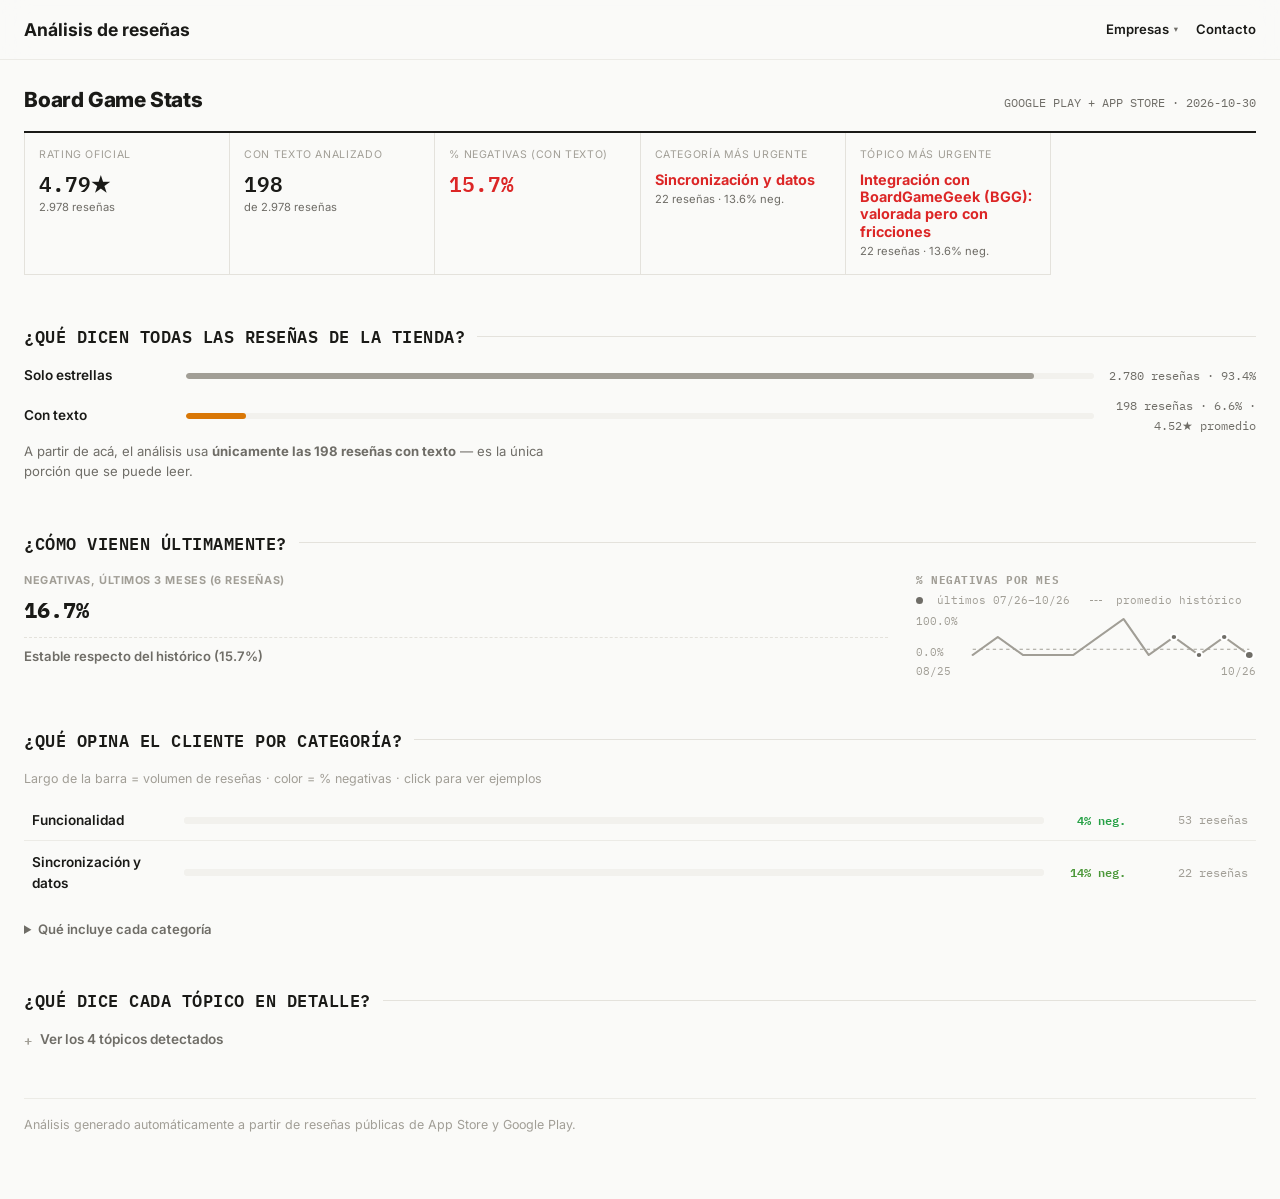
<file: site/board-game-stats.html>
<!doctype html>
<html lang="es">
<head>
<!-- Google tag (gtag.js) -->
<script async src="https://www.googletagmanager.com/gtag/js?id=G-1LQM1V95FR"></script>
<script>
  window.dataLayer = window.dataLayer || [];
  function gtag(){dataLayer.push(arguments);}
  gtag('js', new Date());
  gtag('config', 'G-1LQM1V95FR');
</script>
<script data-goatcounter="https://reviews-analysis.goatcounter.com/count" async src="//gc.zgo.at/count.js"></script>
<meta charset="utf-8">
<meta name="viewport" content="width=device-width, initial-scale=1">
<title>Análisis de reseñas de la app de Board Game Stats</title>
<meta name="description" content="Análisis de 198 reseñas de Board Game Stats en App Store y Google Play — sentiment analysis y topic modeling, categoría más urgente: Sincronización y datos.">
<meta property="og:type" content="article">
<meta property="og:title" content="Análisis de reseñas de la app de Board Game Stats">
<meta property="og:description" content="Análisis de 198 reseñas de Board Game Stats en App Store y Google Play — sentiment analysis y topic modeling, categoría más urgente: Sincronización y datos.">
<meta property="og:image" content="https://nachomondino1.github.io/review_analysis/site/og-image.png">
<meta property="og:url" content="https://nachomondino1.github.io/review_analysis/site/board-game-stats.html">
<meta property="og:locale" content="es_AR">
<meta name="twitter:card" content="summary_large_image">
<meta name="twitter:title" content="Análisis de reseñas de la app de Board Game Stats">
<meta name="twitter:description" content="Análisis de 198 reseñas de Board Game Stats en App Store y Google Play — sentiment analysis y topic modeling, categoría más urgente: Sincronización y datos.">
<meta name="twitter:image" content="https://nachomondino1.github.io/review_analysis/site/og-image.png">
<link rel="icon" href="data:image/svg+xml,<svg xmlns=%22http://www.w3.org/2000/svg%22 viewBox=%220 0 100 100%22 font-size=%2290%22><text y=%22.9em%22>%F0%9F%93%8A</text></svg>">
<link rel="preconnect" href="https://fonts.googleapis.com">
<link rel="preconnect" href="https://fonts.gstatic.com" crossorigin>
<link href="https://fonts.googleapis.com/css2?family=Inter:wght@400;500;600;700;800&family=IBM+Plex+Mono:wght@500;600&display=swap" rel="stylesheet" media="print" onload="this.media='all'">
<link rel="stylesheet" href="css/components/base.css">
<link rel="stylesheet" href="css/pages/empresa.css">
</head>
<body>
<header class="page-head">
  <h1><a class="page-head-home" href="../index.html">Análisis de reseñas</a></h1>
  <nav class="page-nav">
    <details class="nav-dropdown">
      <summary>Empresas</summary>
      <div class="nav-dropdown-panel"><div class="nav-dropdown-group"><div class="nav-dropdown-group-title">Fintech</div><a href="belo.html">Belo</a><a href="lemon-cash.html">Lemon Cash</a><a href="ripio.html">ripio</a></div><div class="nav-dropdown-group"><div class="nav-dropdown-group-title">Brokers</div><a href="balanz.html">Balanz</a><a href="iol-inversiones.html">IOL Inversiones</a></div><div class="nav-dropdown-group"><div class="nav-dropdown-group-title">Juegos de mesa</div><a href="board-game-stats.html">Board Game Stats</a><a href="my-board-game-collection.html">My Board Game Collection</a></div></div>
    </details>
    <a class="page-nav-link" href="../contacto.html">Contacto</a>
  </nav>
</header>
<div class="container">

  <div class="head-row">
    <div class="head-name">Board Game Stats</div>
    <div class="head-meta">GOOGLE PLAY + APP STORE · 2026-10-30</div>
  </div>

  <div class="grid-stats">
    <div class="stat-cell">
      <p class="stat-cell-label">Rating oficial</p>
      <div class="stat-cell-value">4.79★</div>
      <div class="stat-cell-sub">2.978 reseñas</div>
    </div>
    <div class="stat-cell">
      <p class="stat-cell-label">Con texto analizado</p>
      <div class="stat-cell-value">198</div>
      <div class="stat-cell-sub">de 2.978 reseñas</div>
    </div>
    <div class="stat-cell">
      <p class="stat-cell-label">% negativas (con texto)</p>
      <div class="stat-cell-value bad">15.7%</div>
    </div>
    
        <div class="stat-cell">
          <p class="stat-cell-label">Categoría más urgente</p>
          <div class="stat-cell-value is-text bad">Sincronización y datos</div>
          <div class="stat-cell-sub">22 reseñas · 13.6% neg.</div>
        </div>
        
        <div class="stat-cell">
          <p class="stat-cell-label">Tópico más urgente</p>
          <div class="stat-cell-value is-text bad">Integración con BoardGameGeek (BGG): valorada pero con fricciones</div>
          <div class="stat-cell-sub">22 reseñas · 13.6% neg.</div>
        </div>
        
  </div>

  <p class="section-label">¿Qué dicen todas las reseñas de la tienda?</p>
  
    <div class="scope-rows">
      <div class="scope-row">
        <span class="scope-row-label">Solo estrellas</span>
        <div class="bar-track"><div class="bar-fill bar-fill--muted" style="width:93.4%"></div></div>
        <span class="scope-row-num">2.780 reseñas · 93.4%</span>
      </div>
      <div class="scope-row">
        <span class="scope-row-label">Con texto</span>
        <div class="bar-track"><div class="bar-fill" style="width:6.6%"></div></div>
        <span class="scope-row-num">198 reseñas · 6.6% · 4.52★ promedio</span>
      </div>
    </div>
    
    
  

  <p class="part-scope">A partir de acá, el análisis usa <strong>únicamente las 198 reseñas con texto</strong> — es la única porción que se puede leer.</p>

  <div class="subsection"><p class="section-label">¿Cómo vienen últimamente?</p>
    <div class="trend-tile">
      <div class="trend-tile-main">
        <div class="recency-label">Negativas, últimos 3 meses (6 reseñas)</div>
        <div class="recency-value">16.7%</div>
        <div class="trend-banner trend-flat">Estable respecto del histórico (15.7%)</div>
      </div>
      
    <div class="sparkline-chart">
      <div class="sparkline-caption"><span>% negativas por mes</span><span class="sparkline-legend"><span class="sparkline-legend-dot" style="background:var(--muted)"></span>últimos 07/26–10/26<span class="sparkline-legend-dash"></span>promedio histórico</span></div>
      <div class="sparkline-row">
        <div class="sparkline-yaxis"><span>100.0%</span><span>0.0%</span></div>
        <svg class="sparkline" viewBox="0 0 260 48" preserveAspectRatio="none" role="img" aria-label="% de reseñas negativas por mes, de 08/25 a 10/26; promedio histórico 15.7%">
          <line x1="6" y1="36.3" x2="254" y2="36.3" stroke="var(--muted-soft)" stroke-width="1" stroke-dasharray="3,3" />
          <path d="M6.0,42.0 L28.5,24.0 L51.1,42.0 L73.6,42.0 L96.2,42.0 L118.7,24.0 L141.3,6.0 L163.8,42.0 L186.4,24.0 L208.9,42.0 L231.5,24.0 L254.0,42.0" fill="none" stroke="var(--muted-soft)" stroke-width="2" stroke-linejoin="round" stroke-linecap="round" />
          <circle cx="186.4" cy="24.0" r="3" fill="var(--muted)" stroke="var(--surface)" stroke-width="2" /><circle cx="208.9" cy="42.0" r="3" fill="var(--muted)" stroke="var(--surface)" stroke-width="2" /><circle cx="231.5" cy="24.0" r="3" fill="var(--muted)" stroke="var(--surface)" stroke-width="2" /><circle cx="254.0" cy="42.0" r="4" fill="var(--muted)" stroke="var(--surface)" stroke-width="2" />
        </svg>
      </div>
      <div class="sparkline-xaxis"><span>08/25</span><span>10/26</span></div>
    </div>
    
    </div>
    </div>

  <p class="section-label">¿Qué opina el cliente por categoría?</p><p class="methodology-note">Largo de la barra = volumen de reseñas · color = % negativas · click para ver ejemplos</p><div class="cat-bars">
        <details class="cat-row">
          <summary class="cat-bar-trigger">
            <span class="cat-bar-name">Funcionalidad</span>
            <span class="cat-bar-track"><span class="cat-bar-fill" style="width:100.0%;background:#25a045;"></span></span>
            <span class="cat-bar-pct" style="color:#25a045;">4% neg.</span>
            <span class="cat-bar-n">53 reseñas</span>
          </summary>
          
        <div class="category-detail">
          <div class="cat-detail-cols">
            <div class="cat-detail-col"><h4 class="cat-detail-col-title cat-detail-col-title--pos">👍 Positivas</h4><ul class="cat-detail-list"><li><div class="cat-detail-date">04/01/2026</div><mark>Puedo importar juegos de mesa Arena, iniciar sesión en juegos de persona manualmente, rastrear el tiempo de juego, utilizar hojas de puntuación personalizadas adaptadas a cada juego, elegir un primer jugador al azar, y ver estadísticas detalladas.</mark> <mark>También se sincroniza con BoardGameGeek para mi colección y juegos.</mark> El desarrollador es increíblemente sensible y útil. Altamente recomienda descargarlo. <mark>Así que muchos de mis amigos comenzaron a usarlo después de verlo en acción en las noches de juego.</mark> También he comprado los complementos y han dado propinas numerosas veces porque esta aplicación es ESA buena.</li><li><div class="cat-detail-date">14/09/2024</div>Esta aplicación lo tiene todo. <mark>El etiquetado para mí es esencial porque puedo crear múltiples etiquetas por categoría para cada uno de mis juegos.</mark> <mark>Esto me permite filtrar a continuación a cualquier detalle que quiera y luego me ayudará a elegir el juego que me apetece jugar...</mark> Las estadísticas que ofrece es increíble. <mark>Me dice qué tipos de juegos tengo que volver a, o tengo que mejorar en, o cuáles puedo recomendar a mis amigos.</mark> Esta aplicación es fantástica, realmente lo recomiendo. Una tarifa única es un modelo perfecto para este tipo de aplicación. Gran trabajo para los diseñadores!</li><li><div class="cat-detail-date">11/05/2023</div>Ojalá hubiera sabido de esta aplicación hace mucho tiempo! He estado usándola durante casi cuatro años y he visto que la aplicación mejora aún más con el tiempo como nuevas características se agregan regularmente. <mark>Si te gusta rastrear los juegos de mesa que juegas y cuándo y también le gusta saber con qué frecuencia ganas y con quién juegas, esto es perfecto.</mark> <mark>También se integra bien con el sitio web BoardGameGeek para descargar automáticamente la información del juego.</mark></li></ul></div>
            <div class="cat-detail-col"><h4 class="cat-detail-col-title cat-detail-col-title--neg">👎 Negativas</h4><ul class="cat-detail-list"><li><div class="cat-detail-date">29/09/2018</div>¡Fantástica aplicación! Sería genial si pudiéramos etiquetar a un equipo como cuando etiquetamos a un jugador con un papel para fines estadísticos. <mark>Por ejemplo, para ver si el juego está equilibrado.</mark> <mark>Tendría sentido en juegos como Secret Hitler (fascistas vs.</mark> liberales). Ya estoy usando la etiqueta de rol para Hitler que es agradable, pero etiquetar a todos los jugadores de un equipo con roles liberales y fascistas es tedioso y arruina las estadísticas de roles, porque siempre va a haber más liberales que fascistas! <mark>Sería genial si pudiéramos aplicar dos criterios de clasificación en la tabla estadística por jugador de un juego.</mark> <mark>Por ejemplo, por porcentaje de victorias y al mismo tiempo por número de juegos jugados desde ver a un jugador en la primera fila con una tasa de victoria del 100% y un solo juego jugado no dice mucho al generar un ranking.</mark> Me gustaría añadir que una buena característica sería poder hacer estadísticas para los miembros de un equipo. por ejemplo, ¡para decir: &quot;cada jugador de tiempo A jugado con B y C en el mismo equipo!</li><li><div class="cat-detail-date">28/11/2024</div>Esta aplicación se centra en el aspecto equivocado en mi opinión. La mayoría de las estadísticas se basan en el número de jugadas, lo que es irrelevante. Las estadísticas en las que quiero centrarme son victorias y pérdidas.</li></ul></div>
          </div>
        </div>
        
        </details>
        
        <details class="cat-row">
          <summary class="cat-bar-trigger">
            <span class="cat-bar-name">Sincronización y datos</span>
            <span class="cat-bar-track"><span class="cat-bar-fill" style="width:41.5%;background:#4b9738;"></span></span>
            <span class="cat-bar-pct" style="color:#4b9738;">14% neg.</span>
            <span class="cat-bar-n">22 reseñas</span>
          </summary>
          
        <div class="category-detail">
          <div class="cat-detail-cols">
            <div class="cat-detail-col"><h4 class="cat-detail-col-title cat-detail-col-title--pos">👍 Positivas</h4><ul class="cat-detail-list"><li><div class="cat-detail-date">17/05/2021</div>Esta aplicación es impresionante! Sólo he estado usándola desde enero de este año, pero ya es una de mis aplicaciones más utilizadas. Algunas de mis características favoritas son: 1. Ser capaz de ver de un vistazo cuántas jugadas tiene cada juego 2. <mark>Ser capaz de acceder a BGG directamente desde la aplicación Algunas sugerencias e ideas para el desarrollador 1.</mark> Al añadir una nueva jugada, la fecha automáticamente va al día actual 2. en quién posee, que debe ser capaz de listar sitios web de juegos en línea 3. En coop sólo una puntuación 4. En nueva ubicación, usted debe ser capaz de utilizar la ubicación actual 5. 5/??</li><li><div class="cat-detail-date">27/12/2024</div><mark>Si te preocupas lo suficiente para seguir tus jugadas en BGG, necesitas esta aplicación.</mark> <mark>Superpone tus datos BGG y mantiene las cosas en perfecta sincronización.</mark> <mark>Puedes filtrar tus datos de maneras que no puedes en BGG y el área de insights es brillante.</mark> Mi característica favorita que acabo de aprender es la característica aleatoria. Puedo ordenar por juegos no jugados que poseo y hacer clic en el icono aleatorio y elegirá uno de los juegos para mí. (Puedes usar esta característica en cualquier lista filtrada). Este enfoque puede darme una oportunidad de hacerlo a través de mi estante de oportunidad este año!</li><li><div class="cat-detail-date">03/12/2025</div>He estado usando BGStats durante casi dos años en este punto. He terminado comprando ambos complementos y también he hecho múltiples contribuciones a la jarra de consejos. La aplicación realmente es tan buena. No sólo sobresalen en las jugadas de registro, la gestión de mi colección, y el análisis de varios aspectos de mi hobby, los desarrolladores son estelares en términos de escuchar a su base de usuarios y las características de implementación por lo que pedimos. Verdaderamente una de mis aplicaciones favoritas de todos los tiempos que he utilizado en mi teléfono.</li></ul></div>
            <div class="cat-detail-col"><h4 class="cat-detail-col-title cat-detail-col-title--neg">👎 Negativas</h4><ul class="cat-detail-list"><li><div class="cat-detail-date">18/07/2026</div><mark>No puedo iniciar sesión en mi cuenta de bgg tan tipo de inútil.</mark> <mark>Pudo iniciar sesión en el sitio web de bgg para verificar que la información que puse es correcta por lo que es la propia aplicación.</mark></li><li><div class="cat-detail-date">26/01/2020</div><mark>No puedo conectar con la bgg.</mark> Gracias por vuestra pronta respuesta. Gracias Solucionado el problema con la última actualización.</li><li><div class="cat-detail-date">28/07/2019</div><mark>Se niega a importar obras de teatro diciendo que se hacen demasiadas llamadas a BGG.</mark></li></ul></div>
          </div>
        </div>
        
        </details>
        </div><details class="cat-explain"><summary>Qué incluye cada categoría</summary><dl><div class="cat-explain-item"><dt>Funcionalidad</dt><dd>Seguimiento de partidas y estadísticas, muy valorado</dd></div><div class="cat-explain-item"><dt>Sincronización y datos</dt><dd>Integración con BoardGameGeek (BGG): valorada pero con fricciones</dd></div></dl></details>

    <!-- Temporalmente oculta a pedido del usuario mientras se prueba el panel de
         ejemplos por categoría (debajo del bubble chart) — el código que arma
         findings_html sigue intacto, solo no se renderiza acá.
    <div class="subsection">
      <h3>¿Cuáles son los problemas más urgentes?</h3>
      <div class="findings-grid">
        
        <article class="finding-card">
          <div class="finding-head">
            <h3>Integración con BoardGameGeek (BGG): valorada pero con fricciones</h3>
            <span class="chip sev-media">Media</span>
          </div>
          <p class="finding-meta"><span class="chip chip-category">Sincronización y datos</span>22 reseñas · 13.6% negativas</p>
          <p>La sincronización con BoardGameGeek es una razón de compra fuerte, pero varios usuarios reportan trabas puntuales: la app se cierra al entrar a cierta pantalla, o no pueden conectar la cuenta de BGG correctamente.</p>
          <p class="recommendation"><strong>Recomendación:</strong> Priorizar estabilidad de la integración BGG (el crash reportado al abrir &#x27;Vista general&#x27; y los problemas de conexión de cuenta) antes de sumar funcionalidad nueva sobre esa integración — es el único foco real de quejas del análisis.</p>
          <ul class='samples'><li>“Se niega a importar obras de teatro diciendo que se hacen demasiadas llamadas a BGG.”</li><li>“No puedo iniciar sesión en mi cuenta de bgg tan tipo de inútil. Pudo iniciar sesión en el sitio web de bgg para verificar que la información que puse es correcta por lo que es la propia aplicación.”</li></ul>
        </article>
        
      </div>
    </div>
    -->

    <div class="subsection">
      <p class="section-label">¿Qué dice cada tópico en detalle?</p>
      <details class="detail-table">
        <summary>Ver los 4 tópicos detectados</summary>
        <div class="table-scroll">
          <table class="sortable">
            <thead><tr>
              <th data-sort="text">Tópico</th><th data-sort="text">Categoría</th>
              <th class="num" data-sort="num">N</th>
              <th class="num" data-sort="num">Rating</th>
              <th class="num" data-sort="num">% negativas</th>
              <th class="num" data-sort="num">Confianza</th>
              <th data-sort="text">Severidad</th>
            </tr></thead>
            <tbody><tr><td>Desarrollo activo y soporte responden bien</td><td>General</td><td class='num'>21</td><td class='num'>4.48</td><td class='num'>23.8%</td><td class='num'>-</td><td>baja</td></tr><tr><td>Integración con BoardGameGeek (BGG): valorada pero con fricciones</td><td>Sincronización y datos</td><td class='num'>22</td><td class='num'>4.41</td><td class='num'>13.6%</td><td class='num'>-</td><td>media</td></tr><tr><td>Seguimiento de partidas y estadísticas, muy valorado</td><td>Funcionalidad</td><td class='num'>53</td><td class='num'>4.83</td><td class='num'>3.8%</td><td class='num'>-</td><td>baja</td></tr><tr><td>Sin patrón claro</td><td>-</td><td class='num'>102</td><td class='num'>4.38</td><td class='num'>20.6%</td><td class='num'>-</td><td>-</td></tr></tbody>
          </table>
        </div>
        <p class="table-hint">Click en un encabezado para ordenar por esa columna.</p>
      </details>
    </div>

  <footer>
    Análisis generado automáticamente a partir de reseñas públicas de App Store y Google Play.
  </footer>
</div>
<script>
(function () {
  var catRows = document.querySelectorAll(".cat-bars > .cat-row");
  catRows.forEach(function (row) {
    row.addEventListener("toggle", function () {
      if (!row.open) return;
      catRows.forEach(function (other) { if (other !== row) other.open = false; });
    });
  });
  document.querySelectorAll("table.sortable").forEach(function (table) {
    var tbody = table.tBodies[0];
    var headers = table.tHead.rows[0].cells;
    Array.prototype.forEach.call(headers, function (th, colIndex) {
      if (!th.hasAttribute("data-sort")) return;
      th.addEventListener("click", function () {
        var type = th.getAttribute("data-sort");
        var asc = th.getAttribute("data-dir") !== "asc";
        Array.prototype.forEach.call(headers, function (h) {
          h.removeAttribute("data-dir");
          h.classList.remove("sorted-asc", "sorted-desc");
        });
        th.setAttribute("data-dir", asc ? "asc" : "desc");
        th.classList.add(asc ? "sorted-asc" : "sorted-desc");

        var rows = Array.prototype.slice.call(tbody.rows);
        rows.sort(function (a, b) {
          var av = a.cells[colIndex].textContent.trim();
          var bv = b.cells[colIndex].textContent.trim();
          if (type === "num") {
            av = parseFloat(av.replace(/[^0-9.-]/g, "")) || 0;
            bv = parseFloat(bv.replace(/[^0-9.-]/g, "")) || 0;
            return asc ? av - bv : bv - av;
          }
          return asc ? av.localeCompare(bv, "es") : bv.localeCompare(av, "es");
        });
        rows.forEach(function (row) { tbody.appendChild(row); });
      });
    });
  });
})();
</script>
</body>
</html>
</file>
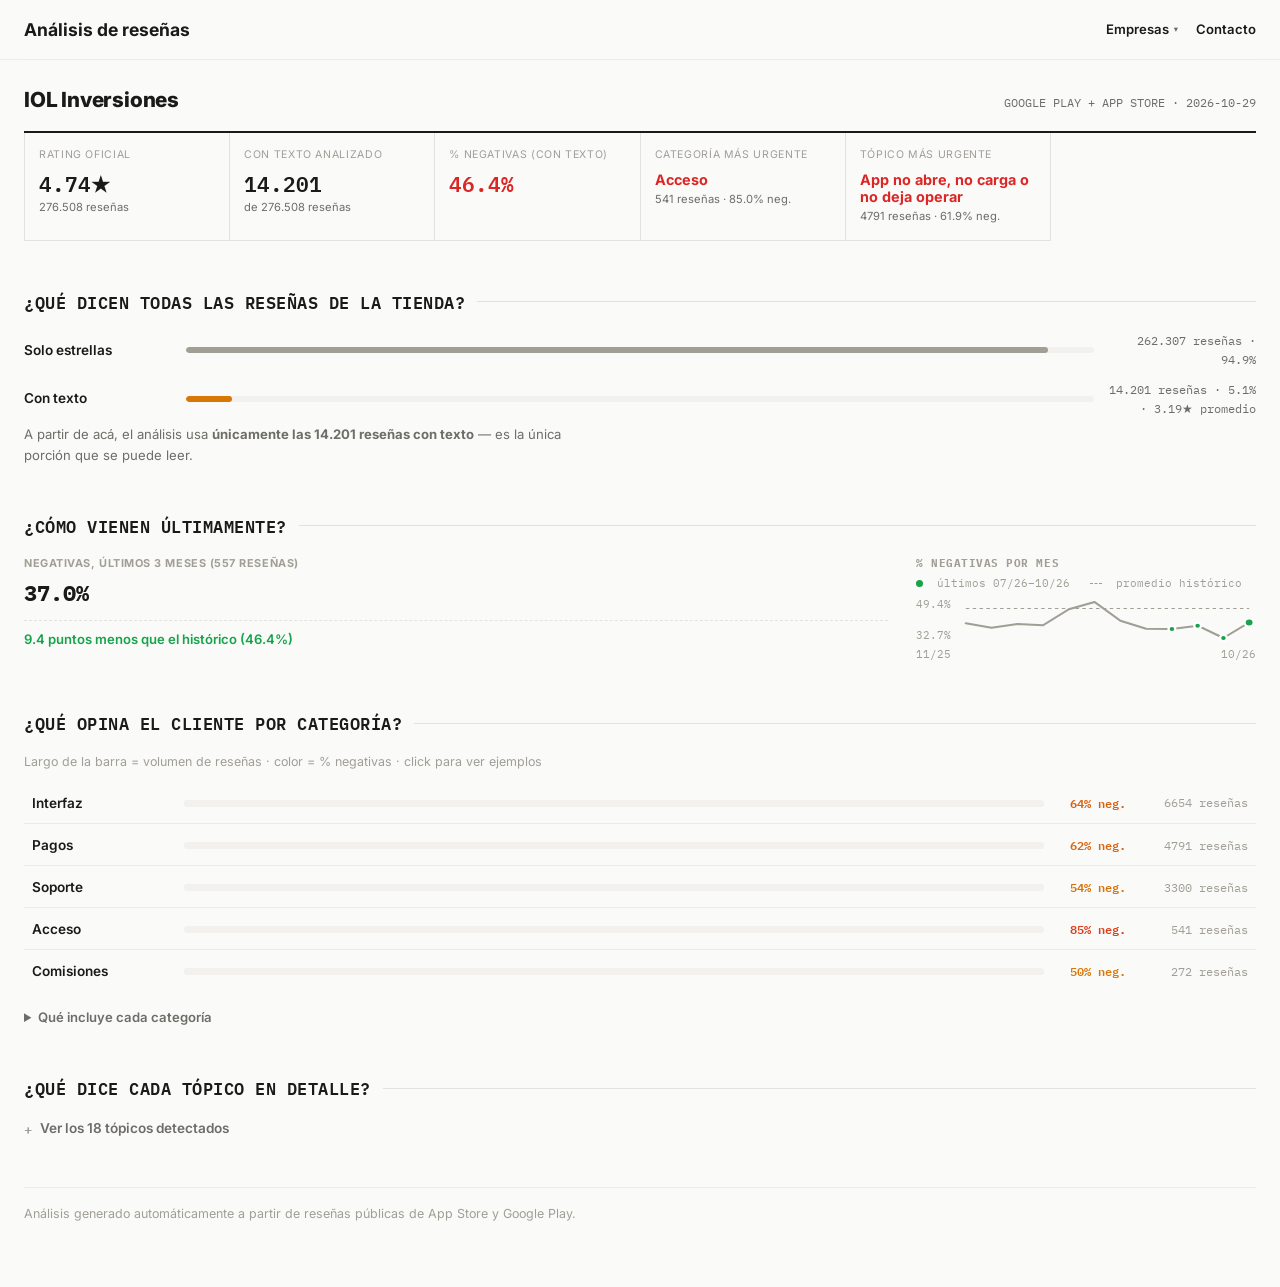
<file: site/iol-inversiones.html>
<!doctype html>
<html lang="es">
<head>
<!-- Google tag (gtag.js) -->
<script async src="https://www.googletagmanager.com/gtag/js?id=G-1LQM1V95FR"></script>
<script>
  window.dataLayer = window.dataLayer || [];
  function gtag(){dataLayer.push(arguments);}
  gtag('js', new Date());
  gtag('config', 'G-1LQM1V95FR');
</script>
<script data-goatcounter="https://reviews-analysis.goatcounter.com/count" async src="//gc.zgo.at/count.js"></script>
<meta charset="utf-8">
<meta name="viewport" content="width=device-width, initial-scale=1">
<title>Análisis de reseñas de la app de IOL Inversiones</title>
<meta name="description" content="Análisis de 14.201 reseñas de IOL Inversiones en App Store y Google Play — sentiment analysis y topic modeling, categoría más urgente: Acceso.">
<meta property="og:type" content="article">
<meta property="og:title" content="Análisis de reseñas de la app de IOL Inversiones">
<meta property="og:description" content="Análisis de 14.201 reseñas de IOL Inversiones en App Store y Google Play — sentiment analysis y topic modeling, categoría más urgente: Acceso.">
<meta property="og:image" content="https://nachomondino1.github.io/review_analysis/site/og-image.png">
<meta property="og:url" content="https://nachomondino1.github.io/review_analysis/site/iol-inversiones.html">
<meta property="og:locale" content="es_AR">
<meta name="twitter:card" content="summary_large_image">
<meta name="twitter:title" content="Análisis de reseñas de la app de IOL Inversiones">
<meta name="twitter:description" content="Análisis de 14.201 reseñas de IOL Inversiones en App Store y Google Play — sentiment analysis y topic modeling, categoría más urgente: Acceso.">
<meta name="twitter:image" content="https://nachomondino1.github.io/review_analysis/site/og-image.png">
<link rel="icon" href="data:image/svg+xml,<svg xmlns=%22http://www.w3.org/2000/svg%22 viewBox=%220 0 100 100%22 font-size=%2290%22><text y=%22.9em%22>%F0%9F%93%8A</text></svg>">
<link rel="preconnect" href="https://fonts.googleapis.com">
<link rel="preconnect" href="https://fonts.gstatic.com" crossorigin>
<link href="https://fonts.googleapis.com/css2?family=Inter:wght@400;500;600;700;800&family=IBM+Plex+Mono:wght@500;600&display=swap" rel="stylesheet" media="print" onload="this.media='all'">
<link rel="stylesheet" href="css/components/base.css">
<link rel="stylesheet" href="css/pages/empresa.css">
</head>
<body>
<header class="page-head">
  <h1><a class="page-head-home" href="../index.html">Análisis de reseñas</a></h1>
  <nav class="page-nav">
    <details class="nav-dropdown">
      <summary>Empresas</summary>
      <div class="nav-dropdown-panel"><div class="nav-dropdown-group"><div class="nav-dropdown-group-title">Fintech</div><a href="belo.html">Belo</a><a href="lemon-cash.html">Lemon Cash</a><a href="ripio.html">ripio</a></div><div class="nav-dropdown-group"><div class="nav-dropdown-group-title">Brokers</div><a href="balanz.html">Balanz</a><a href="iol-inversiones.html">IOL Inversiones</a></div><div class="nav-dropdown-group"><div class="nav-dropdown-group-title">Juegos de mesa</div><a href="my-board-game-collection.html">My Board Game Collection</a></div></div>
    </details>
    <a class="page-nav-link" href="../contacto.html">Contacto</a>
  </nav>
</header>
<div class="container">

  <div class="head-row">
    <div class="head-name">IOL Inversiones</div>
    <div class="head-meta">GOOGLE PLAY + APP STORE · 2026-10-29</div>
  </div>

  <div class="grid-stats">
    <div class="stat-cell">
      <p class="stat-cell-label">Rating oficial</p>
      <div class="stat-cell-value">4.74★</div>
      <div class="stat-cell-sub">276.508 reseñas</div>
    </div>
    <div class="stat-cell">
      <p class="stat-cell-label">Con texto analizado</p>
      <div class="stat-cell-value">14.201</div>
      <div class="stat-cell-sub">de 276.508 reseñas</div>
    </div>
    <div class="stat-cell">
      <p class="stat-cell-label">% negativas (con texto)</p>
      <div class="stat-cell-value bad">46.4%</div>
    </div>
    
        <div class="stat-cell">
          <p class="stat-cell-label">Categoría más urgente</p>
          <div class="stat-cell-value is-text bad">Acceso</div>
          <div class="stat-cell-sub">541 reseñas · 85.0% neg.</div>
        </div>
        
        <div class="stat-cell">
          <p class="stat-cell-label">Tópico más urgente</p>
          <div class="stat-cell-value is-text bad">App no abre, no carga o no deja operar</div>
          <div class="stat-cell-sub">4791 reseñas · 61.9% neg.</div>
        </div>
        
  </div>

  <p class="section-label">¿Qué dicen todas las reseñas de la tienda?</p>
  
    <div class="scope-rows">
      <div class="scope-row">
        <span class="scope-row-label">Solo estrellas</span>
        <div class="bar-track"><div class="bar-fill bar-fill--muted" style="width:94.9%"></div></div>
        <span class="scope-row-num">262.307 reseñas · 94.9%</span>
      </div>
      <div class="scope-row">
        <span class="scope-row-label">Con texto</span>
        <div class="bar-track"><div class="bar-fill" style="width:5.1%"></div></div>
        <span class="scope-row-num">14.201 reseñas · 5.1% · 3.19★ promedio</span>
      </div>
    </div>
    
    
  

  <p class="part-scope">A partir de acá, el análisis usa <strong>únicamente las 14.201 reseñas con texto</strong> — es la única porción que se puede leer.</p>

  <div class="subsection"><p class="section-label">¿Cómo vienen últimamente?</p>
    <div class="trend-tile">
      <div class="trend-tile-main">
        <div class="recency-label">Negativas, últimos 3 meses (557 reseñas)</div>
        <div class="recency-value">37.0%</div>
        <div class="trend-banner trend-good">9.4 puntos menos que el histórico (46.4%)</div>
      </div>
      
    <div class="sparkline-chart">
      <div class="sparkline-caption"><span>% negativas por mes</span><span class="sparkline-legend"><span class="sparkline-legend-dot" style="background:var(--good)"></span>últimos 07/26–10/26<span class="sparkline-legend-dash"></span>promedio histórico</span></div>
      <div class="sparkline-row">
        <div class="sparkline-yaxis"><span>49.4%</span><span>32.7%</span></div>
        <svg class="sparkline" viewBox="0 0 260 48" preserveAspectRatio="none" role="img" aria-label="% de reseñas negativas por mes, de 11/25 a 10/26; promedio histórico 46.4%">
          <line x1="6" y1="12.5" x2="254" y2="12.5" stroke="var(--muted-soft)" stroke-width="1" stroke-dasharray="3,3" />
          <path d="M6.0,27.3 L28.5,31.7 L51.1,28.0 L73.6,29.3 L96.2,13.3 L118.7,6.0 L141.3,24.8 L163.8,32.7 L186.4,32.9 L208.9,29.7 L231.5,42.0 L254.0,26.5" fill="none" stroke="var(--muted-soft)" stroke-width="2" stroke-linejoin="round" stroke-linecap="round" />
          <circle cx="186.4" cy="32.9" r="3" fill="var(--good)" stroke="var(--surface)" stroke-width="2" /><circle cx="208.9" cy="29.7" r="3" fill="var(--good)" stroke="var(--surface)" stroke-width="2" /><circle cx="231.5" cy="42.0" r="3" fill="var(--good)" stroke="var(--surface)" stroke-width="2" /><circle cx="254.0" cy="26.5" r="4" fill="var(--good)" stroke="var(--surface)" stroke-width="2" />
        </svg>
      </div>
      <div class="sparkline-xaxis"><span>11/25</span><span>10/26</span></div>
    </div>
    
    </div>
    </div>

  <p class="section-label">¿Qué opina el cliente por categoría?</p><p class="methodology-note">Largo de la barra = volumen de reseñas · color = % negativas · click para ver ejemplos</p><div class="cat-bars">
        <details class="cat-row">
          <summary class="cat-bar-trigger">
            <span class="cat-bar-name">Interfaz</span>
            <span class="cat-bar-track"><span class="cat-bar-fill" style="width:100.0%;background:#da600f;"></span></span>
            <span class="cat-bar-pct" style="color:#da600f;">64% neg.</span>
            <span class="cat-bar-n">6654 reseñas</span>
          </summary>
          
        <div class="category-detail">
          <div class="cat-detail-cols">
            <div class="cat-detail-col"><h4 class="cat-detail-col-title cat-detail-col-title--pos">👍 Positivas</h4><ul class="cat-detail-list"><li><div class="cat-detail-date">16/05/2026</div>Siempre la seguridad es lo 1 ero. Cuando me robaron el cel fueron muy amables y para recuperar me dio confianza me hicieron una video llamada y me reintegraron la cuenta junto con consejos para más seguridad</li><li><div class="cat-detail-date">20/05/2026</div>Impecable, la plataforma es súper amigable para el usuario, se puede navegar de forma fácil. Hasta el momento no tuve problemas técnicos con el uso, operaciones de ingreso/extracción. El único comentario es que esto último no es inmediato y que tarda un tiempo (no más de 48hs).</li><li><div class="cat-detail-date">07/10/2026</div><mark>muchos errores en la nueva,pero por lo general exelente app,muy ágil...</mark></li></ul></div>
            <div class="cat-detail-col"><h4 class="cat-detail-col-title cat-detail-col-title--neg">👎 Negativas</h4><ul class="cat-detail-list"><li><div class="cat-detail-date">19/10/2026</div>abrí una cuenta y nunca me la validaron muy incompetentes</li><li><div class="cat-detail-date">21/10/2026</div>tengan cuidado al instalar esta app, si depositan dinero transfiriendo de una billetera virtual, no lo van a poder transferir a la misma billetera, se están quedando con tu dinero dándote escusas a través de un bot, que te va a pedir más datos para no solucionar nada</li><li><div class="cat-detail-date">20/10/2026</div><mark>me tienen recontra podrido con los anuncios</mark></li></ul></div>
          </div>
        </div>
        
        </details>
        
        <details class="cat-row">
          <summary class="cat-bar-trigger">
            <span class="cat-bar-name">Pagos</span>
            <span class="cat-bar-track"><span class="cat-bar-fill" style="width:72.0%;background:#da640e;"></span></span>
            <span class="cat-bar-pct" style="color:#da640e;">62% neg.</span>
            <span class="cat-bar-n">4791 reseñas</span>
          </summary>
          
        <div class="category-detail">
          <div class="cat-detail-cols">
            <div class="cat-detail-col"><h4 class="cat-detail-col-title cat-detail-col-title--pos">👍 Positivas</h4><ul class="cat-detail-list"><li><div class="cat-detail-date">04/08/2025</div>REAL QUE BUENA APLICACION DE DIEZ!</li><li><div class="cat-detail-date">21/10/2025</div>MUY BUENA LA APLICACION</li><li><div class="cat-detail-date">27/02/2025</div>EXCELENTE - FÁCIL DE MANEJAR Y SENCILLA - SALUDOS</li></ul></div>
            <div class="cat-detail-col"><h4 class="cat-detail-col-title cat-detail-col-title--neg">👎 Negativas</h4><ul class="cat-detail-list"><li><div class="cat-detail-date">18/10/2025</div>ES MALISIMA. NADA ES CLARO, SACAR LA PLATA ES COMPLICADO, NO PODES COMUNICARTE CON NADIE. NO VES CUANDO COBRAS, NO HAY DETALLE. MALO POR DONDE SE VEA</li><li><div class="cat-detail-date">09/12/2025</div>ES MUY MALA LA APLICACION SE CUELGA SIEMPRE Y NO TE DEJA OPERAR Y LAS ORDENES TE LAS PASAN A PRECIO DE MERCADO ASI QUE EL NEGOCIO LO HACE OTRO SIEMPRE PIERDES Y ESTO ES X DINERO EL SOPORTE NO EXISTE AQUI NADIE ATIENDE RECLAMOS NI DAN SOLUCION A TUS PROBLEMAS SOLO VIVEN DISCULPANDOSE MIENTRAS TU DINERO SE ESCURRE DE LA CUENTA NO LA RECOMIENDO.</li><li><div class="cat-detail-date">24/03/2026</div>𝐧𝐨𝐨𝐨 𝐡𝐚𝐲 𝐚𝐭𝐞𝐧𝐜𝐢𝐨́𝐧 𝐚𝐥 𝐜𝐥𝐢𝐞𝐧𝐭𝐞, 𝐢𝐧𝐯𝐞𝐫𝐭𝐢 𝟓𝟎𝟎𝟎 𝐀𝐑𝐒 𝐲 𝐧𝐨 𝐚𝐩𝐫𝐞𝐜𝐞 𝐫𝐞𝐠𝐢𝐬𝐭𝐫𝐚𝐝𝐨 𝐞𝐧 𝐧𝐢𝐧𝐠𝐮́𝐧 𝐥𝐚𝐝𝐨!!!! 𝐲 𝐧𝐨 𝐡𝐚𝐲 𝐝𝐨𝐧𝐝𝐞 𝐫𝐞𝐜𝐥𝐚𝐦𝐚𝐫!!!! 𝐞𝐬 𝐔𝐍𝐀 𝐄𝐒𝐓𝐀𝐅𝐀, 𝐈𝐍𝐕𝐄𝐑𝐓𝐈𝐑 𝐎𝐍𝐋𝐈𝐍𝐄 𝐄𝐒 𝐔𝐍𝐀 𝐄𝐒𝐓𝐀𝐅𝐀!!!!!</li></ul></div>
          </div>
        </div>
        
        </details>
        
        <details class="cat-row">
          <summary class="cat-bar-trigger">
            <span class="cat-bar-name">Soporte</span>
            <span class="cat-bar-track"><span class="cat-bar-fill" style="width:49.6%;background:#d97108;"></span></span>
            <span class="cat-bar-pct" style="color:#d97108;">54% neg.</span>
            <span class="cat-bar-n">3300 reseñas</span>
          </summary>
          
        <div class="category-detail">
          <div class="cat-detail-cols">
            <div class="cat-detail-col"><h4 class="cat-detail-col-title cat-detail-col-title--pos">👍 Positivas</h4><ul class="cat-detail-list"><li><div class="cat-detail-date">26/09/2024</div>Es la única con un número telefónico donde te atiende un ser humano y te orienta . Fundamental</li><li><div class="cat-detail-date">22/06/2023 <span class="cat-detail-confidence">· 69% confianza</span></div>por el momento, todo bien, sin problemas.gracias,Solo quisiera un teléfono para poder hablar con una persona .</li></ul></div>
            <div class="cat-detail-col"><h4 class="cat-detail-col-title cat-detail-col-title--neg">👎 Negativas</h4><ul class="cat-detail-list"><li><div class="cat-detail-date">30/04/2026</div>Es muy mala la atencion telefonica que brindan, te atieden chicos generacion de cristal que no saben hablar.</li><li><div class="cat-detail-date">20/11/2025</div>Es una basura. La cantidad de spam que te envía a diario, preferiría tener un malware a ésta basura</li><li><div class="cat-detail-date">06/04/2026</div>La peor experiencia con soporte, 30 minutos con el mensajito &quot;un agente le responderá en breve, usted es el siguiente&quot; y encima no podés salir de la app que se cierra el chat. Y pésima gestión para cambiar el correo de tu cuenta, entiendo que es por seguridad pero en vez de cambiarme la cuenta me crearon una, es ridiculo.</li></ul></div>
          </div>
        </div>
        
        </details>
        
        <details class="cat-row">
          <summary class="cat-bar-trigger">
            <span class="cat-bar-name">Acceso</span>
            <span class="cat-bar-track"><span class="cat-bar-fill" style="width:8.1%;background:#db3e1c;"></span></span>
            <span class="cat-bar-pct" style="color:#db3e1c;">85% neg.</span>
            <span class="cat-bar-n">541 reseñas</span>
          </summary>
          
        <div class="category-detail">
          <div class="cat-detail-cols">
            <div class="cat-detail-col"><h4 class="cat-detail-col-title cat-detail-col-title--pos">👍 Positivas</h4><ul class="cat-detail-list"><li><div class="cat-detail-date">16/10/2024 <span class="cat-detail-confidence">· 60% confianza</span></div><mark>costo mucho el tema de las fotos, todavía no invertí pero confío en el proceso</mark></li><li><div class="cat-detail-date">26/06/2024 <span class="cat-detail-confidence">· 55% confianza</span></div><mark>me costo sacar la foto,pero logrado</mark></li><li><div class="cat-detail-date">03/11/2024 <span class="cat-detail-confidence">· 53% confianza</span></div>hola como estas te mando msj por acá pq se me apago el celular quería unas kesitas unos 3d unos duritos unos krachitos y nada gracias que tengas linda noche y no te roben y que te compren cosas chau</li></ul></div>
            <div class="cat-detail-col"><h4 class="cat-detail-col-title cat-detail-col-title--neg">👎 Negativas</h4><ul class="cat-detail-list"><li><div class="cat-detail-date">17/08/2026</div><mark>No puedo crearme un usuario hace meses, me rechaza la foto de mi DNI y me cansé de intentarlo, que lástima</mark></li><li><div class="cat-detail-date">08/08/2026</div><mark>Decepcionado, todos me pintaron la app como una muy buena opción, pero nisiquiera puedo entrar a mi cuenta, hace ya casi 2 semanas y media estoy esperando que me habiliten la cuenta y volví a mandar foto de mi cara y documento por email y no tuve ninguna respuesta.</mark> Pésimo servicio.</li><li><div class="cat-detail-date">12/08/2026</div><mark>750 millones de intentos tomando la foto del DNI y todas dieron error.</mark> me agotó</li></ul></div>
          </div>
        </div>
        
        </details>
        
        <details class="cat-row">
          <summary class="cat-bar-trigger">
            <span class="cat-bar-name">Comisiones</span>
            <span class="cat-bar-track"><span class="cat-bar-fill" style="width:4.1%;background:#d87706;"></span></span>
            <span class="cat-bar-pct" style="color:#d87706;">50% neg.</span>
            <span class="cat-bar-n">272 reseñas</span>
          </summary>
          
        <div class="category-detail">
          <div class="cat-detail-cols">
            <div class="cat-detail-col"><h4 class="cat-detail-col-title cat-detail-col-title--pos">👍 Positivas</h4><ul class="cat-detail-list"><li><div class="cat-detail-date">03/01/2025</div><mark>hasta el momento,una aplicación que me parece buena y útil en el sentido financiero,me gustaría que agregaran más variedad de criptos</mark></li><li><div class="cat-detail-date">05/11/2024</div>Muy buenos rendimientos en fondos comunes de inversion en pesos y dólares. Bastante intuitivo para entender cómo funciona. A las crypto les falta que se entienda mas fácil cómo invertir, para el.ciudadano de a pie. Gracias y saludos.</li><li><div class="cat-detail-date">29/04/2025</div><mark>está buena la nueva versión con cripto</mark></li></ul></div>
            <div class="cat-detail-col"><h4 class="cat-detail-col-title cat-detail-col-title--neg">👎 Negativas</h4><ul class="cat-detail-list"><li><div class="cat-detail-date">14/06/2026</div><mark>mucho spread en la conversión de criptos la verdad me decepcióno, perder 60mil pesos en un clic y que no te figure eso es una pena.</mark></li><li><div class="cat-detail-date">20/02/2026</div><mark>es confuso todo lo relacionado.con las comisiones y los rendimientos.</mark> No tiene una sección de ayuda</li><li><div class="cat-detail-date">21/04/2026</div><mark>carisimo las comisiones</mark></li></ul></div>
          </div>
        </div>
        
        </details>
        </div><details class="cat-explain"><summary>Qué incluye cada categoría</summary><dl><div class="cat-explain-item"><dt>Interfaz</dt><dd>La app se tilda constantemente · Error 404/403 al ingresar · Publicidad percibida como engañosa y exceso de notificaciones · App lenta o se cuelga al operar · App no abre, no carga o no deja operar · Faltan gráficos y herramientas de análisis técnico</dd></div><div class="cat-explain-item"><dt>Pagos</dt><dd>Discrepancias en compras de CEDEARs y dinero retenido</dd></div><div class="cat-explain-item"><dt>Soporte</dt><dd>Soporte sin canal de atención efectivo</dd></div><div class="cat-explain-item"><dt>Acceso</dt><dd>Verificación de identidad (foto DNI) falla técnicamente</dd></div><div class="cat-explain-item"><dt>Comisiones</dt><dd>Comisiones percibidas como altas y poco transparentes · Comisiones altas y problemas al transferir criptomonedas</dd></div></dl></details>

    <!-- Temporalmente oculta a pedido del usuario mientras se prueba el panel de
         ejemplos por categoría (debajo del bubble chart) — el código que arma
         findings_html sigue intacto, solo no se renderiza acá.
    <div class="subsection">
      <h3>¿Cuáles son los problemas más urgentes?</h3>
      <div class="findings-grid">
        
        <article class="finding-card">
          <div class="finding-head">
            <h3>App no abre, no carga o no deja operar</h3>
            <span class="chip sev-alta">Alta</span>
          </div>
          <p class="finding-meta"><span class="chip chip-category">Interfaz</span>4791 reseñas · 61.9% negativas</p>
          <p>El tópico más grande de quejas: la app se cierra sola, no abre tras actualizar, o no deja retirar dinero mostrando error — bloquea el uso completo de la app.</p>
          <p class="recommendation"><strong>Recomendación:</strong> Es el tópico negativo dominante (4125 reseñas, 87% negativas) — cruzar con los tópicos más específicos (error 404, lentitud, tilde) para separar causas técnicas antes de priorizar una corrección puntual.</p>
          <ul class='samples'><li>“Lo único q se puede criticar de la aplicación a mi entender es q no se pueda ver el saldo en dólares, como te lo permiten en otras aplicaciones. Despues lo demás está muy bien!”</li><li>“No funciona. No logro entrar.”</li></ul>
        </article>
        
        <article class="finding-card">
          <div class="finding-head">
            <h3>Discrepancias en compras de CEDEARs y dinero retenido</h3>
            <span class="chip sev-alta">Alta</span>
          </div>
          <p class="finding-meta"><span class="chip chip-category">Pagos</span>4791 reseñas · 61.9% negativas</p>
          <p>Usuarios reportan diferencias entre la cantidad comprada y la recibida, dividendos pagados a discreción, y dinero que no se puede retirar por verificación pendiente sin explicación.</p>
          <p class="recommendation"><strong>Recomendación:</strong> Auditar la consistencia de las operaciones de compra/venta de CEDEARs y el proceso de verificación de cuenta de retiro (92 reseñas, 70% negativas) — afecta directamente la confianza en el manejo del dinero.</p>
          <ul class='samples'><li>“HAY PROBLEMAS CON LAS COMPRAS DE CEDEARS; UNO COMPRA 10 Y TE APARECEN 9 POR ÚLTIMO TE PAGAN LOS DIVIDENDOS CUANDO SE LES CANTA LA GANAS.
CUANDO LLAMAS PARA RECLAMAR TE ATIENDE UNA MAQUINA Y DESPUÉS TE CORTA.
UNA VERGÜENZA IOL 🤬🤬🤬🤬🤬🤬🤬”</li><li>“NO DEJA RETIRAR EL DINERO CON LA EXCUSA QUE ESTA PENDIENTE VERIFICAR LA CUENTA DE RETIRO. !!!”</li></ul>
        </article>
        
        <article class="finding-card">
          <div class="finding-head">
            <h3>Soporte sin canal de atención efectivo</h3>
            <span class="chip sev-alta">Alta</span>
          </div>
          <p class="finding-meta"><span class="chip chip-category">Soporte</span>3300 reseñas · 53.9% negativas</p>
          <p>El teléfono no funciona o solo atiende un bot con respuestas automáticas limitadas; no hay chat ni vía de reclamo real, salvo amenazar con una denuncia.</p>
          <p class="recommendation"><strong>Recomendación:</strong> Revisar los canales de atención al cliente (120 reseñas, 78% negativas) — agregar un chat humano o ampliar las respuestas del bot sería la mejora más directa.</p>
          <ul class='samples'><li>“No existe la herramienta caución en dólares, llevo días tratadNdo de pasar por el bot de respuestas automáticas al cual le deberían ampliar la cantidad de respuestas por defecto, muy mal servicio”</li><li>“El telefono no funciona y Si no les decis que vas a hacer una denuncia el chat ni contestan. Desastre”</li></ul>
        </article>
        
      </div>
    </div>
    -->

    <div class="subsection">
      <p class="section-label">¿Qué dice cada tópico en detalle?</p>
      <details class="detail-table">
        <summary>Ver los 18 tópicos detectados</summary>
        <div class="table-scroll">
          <table class="sortable">
            <thead><tr>
              <th data-sort="text">Tópico</th><th data-sort="text">Categoría</th>
              <th class="num" data-sort="num">N</th>
              <th class="num" data-sort="num">Rating</th>
              <th class="num" data-sort="num">% negativas</th>
              <th class="num" data-sort="num">Confianza</th>
              <th data-sort="text">Severidad</th>
            </tr></thead>
            <tbody><tr><td>La app se tilda constantemente</td><td>Interfaz</td><td class='num'>165</td><td class='num'>1.75</td><td class='num'>90.4%</td><td class='num'>87.3%</td><td>alta</td></tr><tr><td>Error 404/403 al ingresar</td><td>Interfaz</td><td class='num'>463</td><td class='num'>1.8</td><td class='num'>88.6%</td><td class='num'>83.6%</td><td>alta</td></tr><tr><td>Verificación de identidad (foto DNI) falla técnicamente</td><td>Acceso</td><td class='num'>541</td><td class='num'>1.4</td><td class='num'>85.0%</td><td class='num'>83.6%</td><td>alta</td></tr><tr><td>Publicidad percibida como engañosa y exceso de notificaciones</td><td>Interfaz</td><td class='num'>142</td><td class='num'>1.52</td><td class='num'>81.6%</td><td class='num'>87.3%</td><td>media</td></tr><tr><td>App lenta o se cuelga al operar</td><td>Interfaz</td><td class='num'>631</td><td class='num'>2.71</td><td class='num'>70.2%</td><td class='num'>82.1%</td><td>alta</td></tr><tr><td>App no abre, no carga o no deja operar</td><td>Interfaz</td><td class='num'>4791</td><td class='num'>2.4</td><td class='num'>61.9%</td><td class='num'>81.2%</td><td>alta</td></tr><tr><td>Discrepancias en compras de CEDEARs y dinero retenido</td><td>Pagos</td><td class='num'>4791</td><td class='num'>2.4</td><td class='num'>61.9%</td><td class='num'>81.2%</td><td>alta</td></tr><tr><td>Soporte sin canal de atención efectivo</td><td>Soporte</td><td class='num'>3300</td><td class='num'>2.73</td><td class='num'>53.9%</td><td class='num'>81.4%</td><td>alta</td></tr><tr><td>Comisiones percibidas como altas y poco transparentes</td><td>Comisiones</td><td class='num'>182</td><td class='num'>2.69</td><td class='num'>52.6%</td><td class='num'>79.4%</td><td>media</td></tr><tr><td>Confirmaciones de uso sin problemas por años</td><td>General</td><td class='num'>142</td><td class='num'>2.84</td><td class='num'>51.0%</td><td class='num'>80.6%</td><td>baja</td></tr><tr><td>Usuarios nuevos aprendiendo a invertir</td><td>General</td><td class='num'>1343</td><td class='num'>2.91</td><td class='num'>48.7%</td><td class='num'>82.1%</td><td>baja</td></tr><tr><td>Reseñas de puntaje condicionadas a que resuelvan un problema puntual</td><td>Ruido</td><td class='num'>346</td><td class='num'>2.56</td><td class='num'>44.3%</td><td class='num'>77.5%</td><td>media</td></tr><tr><td>Comisiones altas y problemas al transferir criptomonedas</td><td>Comisiones</td><td class='num'>90</td><td class='num'>3.1</td><td class='num'>43.9%</td><td class='num'>78.2%</td><td>media</td></tr><tr><td>Faltan gráficos y herramientas de análisis técnico</td><td>Interfaz</td><td class='num'>462</td><td class='num'>3.19</td><td class='num'>38.2%</td><td class='num'>77.1%</td><td>media</td></tr><tr><td>Elogios como mejor app de inversión en Argentina</td><td>General</td><td class='num'>812</td><td class='num'>3.6</td><td class='num'>18.3%</td><td class='num'>79.7%</td><td>baja</td></tr><tr><td>Elogios como mejor broker</td><td>General</td><td class='num'>3029</td><td class='num'>4.01</td><td class='num'>14.8%</td><td class='num'>83.5%</td><td>baja</td></tr><tr><td>Elogios generales a la facilidad de uso</td><td>General</td><td class='num'>1207</td><td class='num'>4.69</td><td class='num'>6.9%</td><td class='num'>76.8%</td><td>baja</td></tr><tr><td>Sin patrón claro</td><td>-</td><td class='num'>4325</td><td class='num'>3.17</td><td class='num'>45.5%</td><td class='num'>-</td><td>-</td></tr></tbody>
          </table>
        </div>
        <p class="table-hint">Click en un encabezado para ordenar por esa columna.</p>
      </details>
    </div>

  <footer>
    Análisis generado automáticamente a partir de reseñas públicas de App Store y Google Play.
  </footer>
</div>
<script>
(function () {
  var catRows = document.querySelectorAll(".cat-bars > .cat-row");
  catRows.forEach(function (row) {
    row.addEventListener("toggle", function () {
      if (!row.open) return;
      catRows.forEach(function (other) { if (other !== row) other.open = false; });
    });
  });
  document.querySelectorAll("table.sortable").forEach(function (table) {
    var tbody = table.tBodies[0];
    var headers = table.tHead.rows[0].cells;
    Array.prototype.forEach.call(headers, function (th, colIndex) {
      if (!th.hasAttribute("data-sort")) return;
      th.addEventListener("click", function () {
        var type = th.getAttribute("data-sort");
        var asc = th.getAttribute("data-dir") !== "asc";
        Array.prototype.forEach.call(headers, function (h) {
          h.removeAttribute("data-dir");
          h.classList.remove("sorted-asc", "sorted-desc");
        });
        th.setAttribute("data-dir", asc ? "asc" : "desc");
        th.classList.add(asc ? "sorted-asc" : "sorted-desc");

        var rows = Array.prototype.slice.call(tbody.rows);
        rows.sort(function (a, b) {
          var av = a.cells[colIndex].textContent.trim();
          var bv = b.cells[colIndex].textContent.trim();
          if (type === "num") {
            av = parseFloat(av.replace(/[^0-9.-]/g, "")) || 0;
            bv = parseFloat(bv.replace(/[^0-9.-]/g, "")) || 0;
            return asc ? av - bv : bv - av;
          }
          return asc ? av.localeCompare(bv, "es") : bv.localeCompare(av, "es");
        });
        rows.forEach(function (row) { tbody.appendChild(row); });
      });
    });
  });
})();
</script>
</body>
</html>
</file>
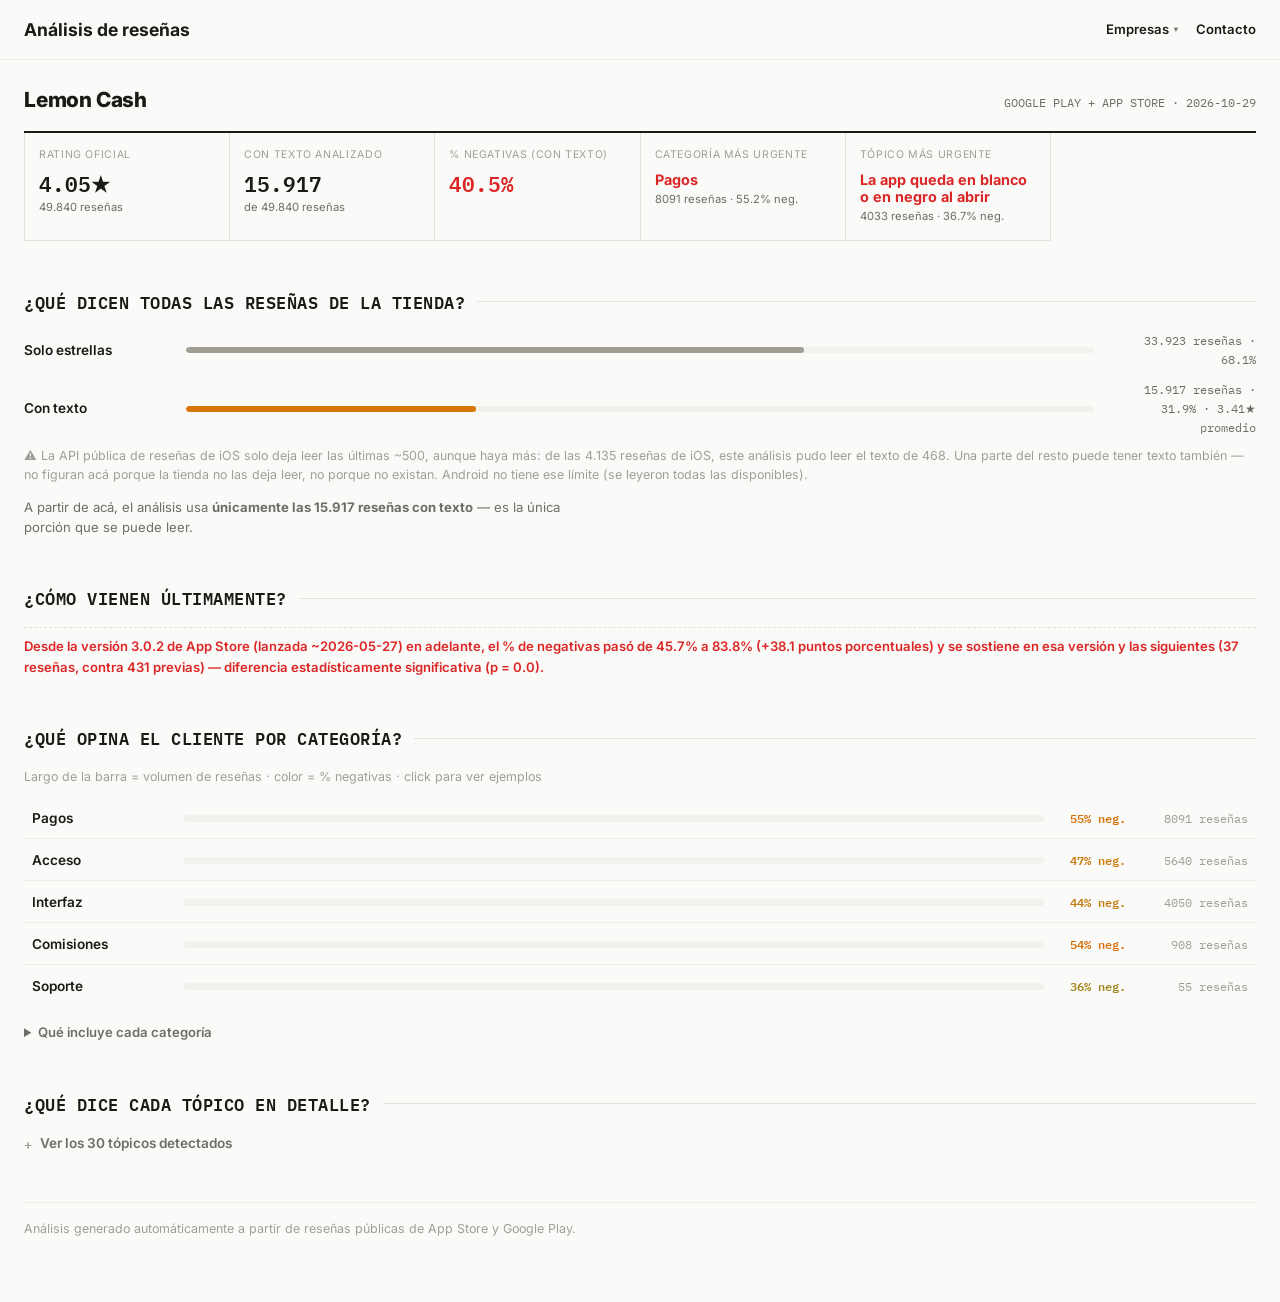
<file: site/lemon-cash.html>
<!doctype html>
<html lang="es">
<head>
<!-- Google tag (gtag.js) -->
<script async src="https://www.googletagmanager.com/gtag/js?id=G-1LQM1V95FR"></script>
<script>
  window.dataLayer = window.dataLayer || [];
  function gtag(){dataLayer.push(arguments);}
  gtag('js', new Date());
  gtag('config', 'G-1LQM1V95FR');
</script>
<script data-goatcounter="https://reviews-analysis.goatcounter.com/count" async src="//gc.zgo.at/count.js"></script>
<meta charset="utf-8">
<meta name="viewport" content="width=device-width, initial-scale=1">
<title>Análisis de reseñas de la app de Lemon Cash</title>
<meta name="description" content="Análisis de 15.917 reseñas de Lemon Cash en App Store y Google Play — sentiment analysis y topic modeling, categoría más urgente: Pagos.">
<meta property="og:type" content="article">
<meta property="og:title" content="Análisis de reseñas de la app de Lemon Cash">
<meta property="og:description" content="Análisis de 15.917 reseñas de Lemon Cash en App Store y Google Play — sentiment analysis y topic modeling, categoría más urgente: Pagos.">
<meta property="og:image" content="https://nachomondino1.github.io/review_analysis/site/og-image.png">
<meta property="og:url" content="https://nachomondino1.github.io/review_analysis/site/lemon-cash.html">
<meta property="og:locale" content="es_AR">
<meta name="twitter:card" content="summary_large_image">
<meta name="twitter:title" content="Análisis de reseñas de la app de Lemon Cash">
<meta name="twitter:description" content="Análisis de 15.917 reseñas de Lemon Cash en App Store y Google Play — sentiment analysis y topic modeling, categoría más urgente: Pagos.">
<meta name="twitter:image" content="https://nachomondino1.github.io/review_analysis/site/og-image.png">
<link rel="icon" href="data:image/svg+xml,<svg xmlns=%22http://www.w3.org/2000/svg%22 viewBox=%220 0 100 100%22 font-size=%2290%22><text y=%22.9em%22>%F0%9F%93%8A</text></svg>">
<link rel="preconnect" href="https://fonts.googleapis.com">
<link rel="preconnect" href="https://fonts.gstatic.com" crossorigin>
<link href="https://fonts.googleapis.com/css2?family=Inter:wght@400;500;600;700;800&family=IBM+Plex+Mono:wght@500;600&display=swap" rel="stylesheet" media="print" onload="this.media='all'">
<link rel="stylesheet" href="css/components/base.css">
<link rel="stylesheet" href="css/pages/empresa.css">
</head>
<body>
<header class="page-head">
  <h1><a class="page-head-home" href="../index.html">Análisis de reseñas</a></h1>
  <nav class="page-nav">
    <details class="nav-dropdown">
      <summary>Empresas</summary>
      <div class="nav-dropdown-panel"><div class="nav-dropdown-group"><div class="nav-dropdown-group-title">Fintech</div><a href="belo.html">Belo</a><a href="lemon-cash.html">Lemon Cash</a><a href="ripio.html">ripio</a></div><div class="nav-dropdown-group"><div class="nav-dropdown-group-title">Brokers</div><a href="balanz.html">Balanz</a><a href="iol-inversiones.html">IOL Inversiones</a></div><div class="nav-dropdown-group"><div class="nav-dropdown-group-title">Juegos de mesa</div><a href="my-board-game-collection.html">My Board Game Collection</a></div></div>
    </details>
    <a class="page-nav-link" href="../contacto.html">Contacto</a>
  </nav>
</header>
<div class="container">

  <div class="head-row">
    <div class="head-name">Lemon Cash</div>
    <div class="head-meta">GOOGLE PLAY + APP STORE · 2026-10-29</div>
  </div>

  <div class="grid-stats">
    <div class="stat-cell">
      <p class="stat-cell-label">Rating oficial</p>
      <div class="stat-cell-value">4.05★</div>
      <div class="stat-cell-sub">49.840 reseñas</div>
    </div>
    <div class="stat-cell">
      <p class="stat-cell-label">Con texto analizado</p>
      <div class="stat-cell-value">15.917</div>
      <div class="stat-cell-sub">de 49.840 reseñas</div>
    </div>
    <div class="stat-cell">
      <p class="stat-cell-label">% negativas (con texto)</p>
      <div class="stat-cell-value bad">40.5%</div>
    </div>
    
        <div class="stat-cell">
          <p class="stat-cell-label">Categoría más urgente</p>
          <div class="stat-cell-value is-text bad">Pagos</div>
          <div class="stat-cell-sub">8091 reseñas · 55.2% neg.</div>
        </div>
        
        <div class="stat-cell">
          <p class="stat-cell-label">Tópico más urgente</p>
          <div class="stat-cell-value is-text bad">La app queda en blanco o en negro al abrir</div>
          <div class="stat-cell-sub">4033 reseñas · 36.7% neg.</div>
        </div>
        
  </div>

  <p class="section-label">¿Qué dicen todas las reseñas de la tienda?</p>
  
    <div class="scope-rows">
      <div class="scope-row">
        <span class="scope-row-label">Solo estrellas</span>
        <div class="bar-track"><div class="bar-fill bar-fill--muted" style="width:68.1%"></div></div>
        <span class="scope-row-num">33.923 reseñas · 68.1%</span>
      </div>
      <div class="scope-row">
        <span class="scope-row-label">Con texto</span>
        <div class="bar-track"><div class="bar-fill" style="width:31.9%"></div></div>
        <span class="scope-row-num">15.917 reseñas · 31.9% · 3.41★ promedio</span>
      </div>
    </div>
    <p class="methodology-note">⚠️ La API pública de reseñas de iOS solo deja leer las últimas ~500, aunque haya más: de las 4.135 reseñas de iOS, este análisis pudo leer el texto de 468. Una parte del resto puede tener texto también — no figuran acá porque la tienda no las deja leer, no porque no existan. Android no tiene ese límite (se leyeron todas las disponibles).</p>
    
  

  <p class="part-scope">A partir de acá, el análisis usa <strong>únicamente las 15.917 reseñas con texto</strong> — es la única porción que se puede leer.</p>

  <div class="subsection"><p class="section-label">¿Cómo vienen últimamente?</p><div class="trend-banner trend-bad">Desde la versión 3.0.2 de App Store (lanzada ~2026-05-27) en adelante, el % de negativas pasó de 45.7% a 83.8% (+38.1 puntos porcentuales) y se sostiene en esa versión y las siguientes (37 reseñas, contra 431 previas) — diferencia estadísticamente significativa (p = 0.0).</div></div>

  <p class="section-label">¿Qué opina el cliente por categoría?</p><p class="methodology-note">Largo de la barra = volumen de reseñas · color = % negativas · click para ver ejemplos</p><div class="cat-bars">
        <details class="cat-row">
          <summary class="cat-bar-trigger">
            <span class="cat-bar-name">Pagos</span>
            <span class="cat-bar-track"><span class="cat-bar-fill" style="width:100.0%;background:#d96f09;"></span></span>
            <span class="cat-bar-pct" style="color:#d96f09;">55% neg.</span>
            <span class="cat-bar-n">8091 reseñas</span>
          </summary>
          
        <div class="category-detail">
          <div class="cat-detail-cols">
            <div class="cat-detail-col"><h4 class="cat-detail-col-title cat-detail-col-title--pos">👍 Positivas</h4><ul class="cat-detail-list"><li><div class="cat-detail-date">17/07/2026</div><mark>Muy buena biletera virtual Crypto.</mark> Ahora tambien con acciones.</li><li><div class="cat-detail-date">12/09/2026</div>ME ENCANTA MUCHO ESTA APP , TODO ES MÁS FACIL Y RÁPIDO , ME ENCANTA MUCHO , PUDE COMENZAR MI CAMINO CÓMO INVERSIONISTA GRACIAS HA ESTA APP , BUSQUE MUCHAS HASTA QUE DI CON ESTA APP ES LA MAJOR ✨️✨️✨️, GRACIAS POR TRABAJAR EN ELLA DIOS MELOS VENDIGA GRANDEMENTE 🙏✨️✨️</li><li><div class="cat-detail-date">22/07/2026</div><mark>Hasta el dia de hoy va perfecta, en cotizaciones y todo, más las comisiones para mantener activa la app (mucha gente no sabe eso) buen trabajo chicos, espero que lleguen a Colombia, Ecuador y Perú🫡</mark></li></ul></div>
            <div class="cat-detail-col"><h4 class="cat-detail-col-title cat-detail-col-title--neg">👎 Negativas</h4><ul class="cat-detail-list"><li><div class="cat-detail-date">16/10/2026</div><mark>EL ÚNICO MOTIVO POR EL CUAL ME CREE UNA CUENTA FUE PARA PAGAR POR TIKTOK, ME LO RECHAZAN A PESAR DE HABER DADO ACREDITACIÓN QUE YO QUIERO PAGAR EN ESA PLATAFORMA, ENCIMA QUE NO LE DAN IMPORTANCIA A LO QUE DIGO ME PIDEN QUE PRUEBE EN OTRA PLATAFORMA, ACASO QUIEREN QUE GASTE PARA DARME UNA SOLUCIÓN?</mark> QUE ESTÁN JUGANDO CON MI DINERO PARA VER CUAL ES EL PROBLEMA, PÉSIMA ATENCIÓN Y ENCIMA DE QUE EL PROBLEMA PERSISTE. LEMON NUNCA MÁS Y ESO QUE SOLO FUE 100 DÓLARES.</li><li><div class="cat-detail-date">19/10/2026</div><mark>una pelotudez lo del limite de transferencias, de a poco la van arruinando pobre...</mark></li><li><div class="cat-detail-date">09/10/2026</div><mark>un desastre no me deja entrar a mi propia cuenta , perdí el número y no me manda el código al Gmail ,ni nada ..</mark> un desastre me siento estafado ,no sé la descarguen ..</li></ul></div>
          </div>
        </div>
        
        </details>
        
        <details class="cat-row">
          <summary class="cat-bar-trigger">
            <span class="cat-bar-name">Acceso</span>
            <span class="cat-bar-track"><span class="cat-bar-fill" style="width:69.7%;background:#ce7a0a;"></span></span>
            <span class="cat-bar-pct" style="color:#ce7a0a;">47% neg.</span>
            <span class="cat-bar-n">5640 reseñas</span>
          </summary>
          
        <div class="category-detail">
          <div class="cat-detail-cols">
            <div class="cat-detail-col"><h4 class="cat-detail-col-title cat-detail-col-title--pos">👍 Positivas</h4><ul class="cat-detail-list"><li><div class="cat-detail-date">08/01/2025</div>Es excelente. <mark>Cuando se bloquea por olvidar la contraseña, te ayudan y recuperas perfectamente todo.</mark> Para mi, un lujo!!</li><li><div class="cat-detail-date">17/05/2026</div><mark>es exelente la app</mark></li><li><div class="cat-detail-date">16/04/2024</div>Genial , la atención es muy buena , tuve un problema con una transferencia y me dieron 72 hs para resolver el problema y me lo resolvieron en un par de horas .. Me encanta la aplicación</li></ul></div>
            <div class="cat-detail-col"><h4 class="cat-detail-col-title cat-detail-col-title--neg">👎 Negativas</h4><ul class="cat-detail-list"><li><div class="cat-detail-date">19/09/2026</div>me llega la notificación &quot;sin el 30% de impuestos&quot; al pagar YouTube y después veo el resumen y te cobran el impuesto por separado, desearía poder adjuntar las capturas, publicidad engañosa</li><li><div class="cat-detail-date">20/10/2026</div><mark>gestión lenta, app con mil vueltas</mark></li><li><div class="cat-detail-date">24/09/2026</div><mark>Una basura de App.</mark> Descarguen Ripio. Saludos</li></ul></div>
          </div>
        </div>
        
        </details>
        
        <details class="cat-row">
          <summary class="cat-bar-trigger">
            <span class="cat-bar-name">Interfaz</span>
            <span class="cat-bar-track"><span class="cat-bar-fill" style="width:50.1%;background:#c27c0e;"></span></span>
            <span class="cat-bar-pct" style="color:#c27c0e;">44% neg.</span>
            <span class="cat-bar-n">4050 reseñas</span>
          </summary>
          
        <div class="category-detail">
          <div class="cat-detail-cols">
            <div class="cat-detail-col"><h4 class="cat-detail-col-title cat-detail-col-title--pos">👍 Positivas</h4><ul class="cat-detail-list"><li><div class="cat-detail-date">06/10/2026</div><mark>muy buena experiencia</mark></li><li><div class="cat-detail-date">10/08/2026</div><mark>muy buena experiencia</mark></li><li><div class="cat-detail-date">23/08/2026</div>excelente atención y muy simple de utilizar!!!</li></ul></div>
            <div class="cat-detail-col"><h4 class="cat-detail-col-title cat-detail-col-title--neg">👎 Negativas</h4><ul class="cat-detail-list"><li><div class="cat-detail-date">14/07/2026</div><mark>Muy mala la última actualización.</mark> Super incómodo de ver los movimientos y saldos.</li><li><div class="cat-detail-date">21/10/2026</div><mark>La nueva actualización se ve gigante y mal proporcionada.</mark> El bloque principal ocupa toda la pantalla y los demás cuadros y no deja ver nada. Las versiónes antiguas era muchísimo mejor</li><li><div class="cat-detail-date">13/07/2026</div><mark>Es realmente tedioso, encontrar la información que antes de la actualización era de fácil acceso.</mark></li></ul></div>
          </div>
        </div>
        
        </details>
        
        <details class="cat-row">
          <summary class="cat-bar-trigger">
            <span class="cat-bar-name">Comisiones</span>
            <span class="cat-bar-track"><span class="cat-bar-fill" style="width:11.2%;background:#d97009;"></span></span>
            <span class="cat-bar-pct" style="color:#d97009;">54% neg.</span>
            <span class="cat-bar-n">908 reseñas</span>
          </summary>
          
        <div class="category-detail">
          <div class="cat-detail-cols">
            <div class="cat-detail-col"><h4 class="cat-detail-col-title cat-detail-col-title--pos">👍 Positivas</h4><ul class="cat-detail-list"><li><div class="cat-detail-date">29/08/2026</div>muy buena rápida para realizar pagos excelente me funciona bien</li><li><div class="cat-detail-date">04/04/2026</div>me parece muy interesante para iniciar con su camino de inversión, y sobre todo q puedes tener tu dinero a la mano y en movimiento.</li><li><div class="cat-detail-date">14/04/2026</div><mark>excelente, me ayuda a invertir fácil sin comisiones altas me encanta</mark></li></ul></div>
            <div class="cat-detail-col"><h4 class="cat-detail-col-title cat-detail-col-title--neg">👎 Negativas</h4><ul class="cat-detail-list"><li><div class="cat-detail-date">25/07/2026</div>no te dan el cashbanck cuando pagas btc y te cobra impuesto la &quot;tarjeta internacional&quot; el cambio de pesos al usdt te cobra lo que sea menos el precio de cambio que ponen para intercambiar. Haha el soporte una IA que deja que desear.</li><li><div class="cat-detail-date">21/05/2026</div>Alguien sabe cómo poner cero estrellas ? Cada vez peor, cero soporte .... El fondo te deja ciego ahora... <mark>de cashback no da absolutamente nada, en fin...</mark></li><li><div class="cat-detail-date">03/06/2026</div><mark>el fondo dentro de la app blanco malisimo , antes el fondo oscuro le quedaba muchísimo mejor lo arruinaron con este nuevo fondo , dan menos Cashback que en otros bancos , capaz lo siga usando para otras operaciones pero cambien ek diseño al anterior por favor</mark></li></ul></div>
          </div>
        </div>
        
        </details>
        
        <details class="cat-row">
          <summary class="cat-bar-trigger">
            <span class="cat-bar-name">Soporte</span>
            <span class="cat-bar-track"><span class="cat-bar-fill" style="width:4.0%;background:#a18419;"></span></span>
            <span class="cat-bar-pct" style="color:#a18419;">36% neg.</span>
            <span class="cat-bar-n">55 reseñas</span>
          </summary>
          
        <div class="category-detail">
          <div class="cat-detail-cols">
            <div class="cat-detail-col"><h4 class="cat-detail-col-title cat-detail-col-title--pos">👍 Positivas</h4><ul class="cat-detail-list"><li><div class="cat-detail-date">30/09/2025</div><mark>Muy buena atención ante problemas y solucionaron mis inquietudes.</mark></li><li><div class="cat-detail-date">19/03/2026</div>Excelente el proceso de registro y validación</li><li><div class="cat-detail-date">07/01/2026</div>ya logre ingresar me ayudaron los de soporte estoy agusto con la respuesta rapida y la solucion gracias</li></ul></div>
            <div class="cat-detail-col"><h4 class="cat-detail-col-title cat-detail-col-title--neg">👎 Negativas</h4><ul class="cat-detail-list"><li><div class="cat-detail-date">24/05/2024</div>Fueron.bastante rapidos en solucionar mi consulta</li><li><div class="cat-detail-date">15/02/2024</div>Lo único malo y que te desespera es si tenes un problema urgente y se demoran mucho en responderte, Todo anda perfecto y es muy bueno. Salvo algunos problemas y las condiciones que manejan. También me gustaría que tengan más criptos para invertir</li><li><div class="cat-detail-date">17/12/2025</div>Tuve un 😵‍💫 problema que me resolvieron muy pronto...</li></ul></div>
          </div>
        </div>
        
        </details>
        </div><details class="cat-explain"><summary>Qué incluye cada categoría</summary><dl><div class="cat-explain-item"><dt>Pagos</dt><dd>Trabas para retirar dinero y soporte que bloquea en vez de ayudar · Cuentas bloqueadas o cobros desconocidos sin resolución · Bono de bienvenida de $350 no se acredita · Transferencias que no se reflejan o quedan bloqueadas · Problemas de stock y límites de la tarjeta física · Elogios al pago con QR, con fallas puntuales en comercios · Elogios de uso internacional (Argentina en el exterior, Perú, Brasil) · Satisfacción operando con cripto, con pedidos de más funciones · Reclamos enfáticos en mayúsculas: bloqueos, comisiones, dinero retenido</dd></div><div class="cat-explain-item"><dt>Acceso</dt><dd>No puede cambiar o recuperar la contraseña · Verificación de identidad demorada, sin respuesta de soporte · Verificación de identidad (video/selfie) falla repetidamente · La app queda en blanco o en negro al abrir · Pedidos de habilitar la app para menores de edad</dd></div><div class="cat-explain-item"><dt>Interfaz</dt><dd>Publicidad engañosa y anuncios invasivos · Actualizaciones muy frecuentes y que reubican funciones · Eliminación del modo oscuro · Aprendiendo a usar la app, buena curva de aprendizaje · Elogios a la facilidad de uso y al soporte</dd></div><div class="cat-explain-item"><dt>Comisiones</dt><dd>Cashback reducido respecto a lo publicitado · Comisiones percibidas como altas u ocultas</dd></div><div class="cat-explain-item"><dt>Soporte</dt><dd>Agradecimientos por soporte que resolvió un problema</dd></div></dl></details>

    <!-- Temporalmente oculta a pedido del usuario mientras se prueba el panel de
         ejemplos por categoría (debajo del bubble chart) — el código que arma
         findings_html sigue intacto, solo no se renderiza acá.
    <div class="subsection">
      <h3>¿Cuáles son los problemas más urgentes?</h3>
      <div class="findings-grid">
        
        <article class="finding-card">
          <div class="finding-head">
            <h3>La app queda en blanco o en negro al abrir</h3>
            <span class="chip sev-alta">Alta</span>
          </div>
          <p class="finding-meta"><span class="chip chip-category">Acceso</span>4033 reseñas · 36.7% negativas</p>
          <p>La app se queda en una pantalla blanca o negra al intentar abrirla, a veces resuelto solo reinstalando, dejando sin acceso a operaciones urgentes.</p>
          <p class="recommendation"><strong>Recomendación:</strong> Bug técnico concreto (731 reseñas, 86.3% negativas) — revisar la estabilidad de la pantalla inicial, afecta a usuarios con cuentas activas y dinero adentro.</p>
          <ul class='samples'><li>“Tengo mi iPhone cuando entro a la app se queda en blanco y queda ahí!!”</li><li>“Hace 15 días no puedo abrir la app en mi celular. Hice el reclamo varias veces y no tengo respuesta aún!”</li></ul>
        </article>
        
        <article class="finding-card">
          <div class="finding-head">
            <h3>Trabas para retirar dinero y soporte que bloquea en vez de ayudar</h3>
            <span class="chip sev-alta">Alta</span>
          </div>
          <p class="finding-meta"><span class="chip chip-category">Pagos</span>1589 reseñas · 80.5% negativas</p>
          <p>Usuarios reportan que no los dejan registrarse o retirar dinero, con soporte que bloquea la cuenta en vez de resolver el reclamo.</p>
          <p class="recommendation"><strong>Recomendación:</strong> Revisar el flujo de retiro de fondos y los criterios de bloqueo (282 reseñas, 82.3% negativas) — la percepción de &quot;no me dejan sacar mi plata&quot; es un riesgo reputacional directo para una fintech.</p>
          <ul class='samples'><li>“No me deja ni registrarme y si le hablas a los chicos te bloquean son horribles”</li><li>“Podes ser rico pero si no estás en relación de dependencia, te hacen quilombo para sacar el dinero (obvio que no para ingresarlo). Una trampa.”</li></ul>
        </article>
        
        <article class="finding-card">
          <div class="finding-head">
            <h3>Cuentas bloqueadas o cobros desconocidos sin resolución</h3>
            <span class="chip sev-alta">Alta</span>
          </div>
          <p class="finding-meta"><span class="chip chip-category">Pagos</span>1584 reseñas · 77.9% negativas</p>
          <p>Cobros no reconocidos en la tarjeta, cuentas cerradas o bloqueadas con dinero (fiat y cripto) adentro, y soporte que no responde a los reclamos durante días.</p>
          <p class="recommendation"><strong>Recomendación:</strong> Es el tópico más grave en volumen (1070 reseñas, 90.2% negativas) con menciones de robo — auditar el proceso de bloqueo de cuentas/contracargos y garantizar una vía de escalamiento cuando el bot no resuelve.</p>
          <ul class='samples'><li>“Se realizó un cobro desconocido a mi tarjeta lemon y robaron dinero. La app no se hizo cargo aún espero respuestas !”</li><li>“Necesito que me den una respuesta ya que vengo hace varios días mandando correos y no me responden”</li></ul>
        </article>
        
      </div>
    </div>
    -->

    <div class="subsection">
      <p class="section-label">¿Qué dice cada tópico en detalle?</p>
      <details class="detail-table">
        <summary>Ver los 30 tópicos detectados</summary>
        <div class="table-scroll">
          <table class="sortable">
            <thead><tr>
              <th data-sort="text">Tópico</th><th data-sort="text">Categoría</th>
              <th class="num" data-sort="num">N</th>
              <th class="num" data-sort="num">Rating</th>
              <th class="num" data-sort="num">% negativas</th>
              <th class="num" data-sort="num">Confianza</th>
              <th data-sort="text">Severidad</th>
            </tr></thead>
            <tbody><tr><td>Publicidad engañosa y anuncios invasivos</td><td>Interfaz</td><td class='num'>102</td><td class='num'>1.63</td><td class='num'>86.1%</td><td class='num'>87.1%</td><td>media</td></tr><tr><td>No puede cambiar o recuperar la contraseña</td><td>Acceso</td><td class='num'>585</td><td class='num'>1.81</td><td class='num'>84.6%</td><td class='num'>84.4%</td><td>alta</td></tr><tr><td>Trabas para retirar dinero y soporte que bloquea en vez de ayudar</td><td>Pagos</td><td class='num'>1589</td><td class='num'>1.92</td><td class='num'>80.5%</td><td class='num'>85.3%</td><td>alta</td></tr><tr><td>Cuentas bloqueadas o cobros desconocidos sin resolución</td><td>Pagos</td><td class='num'>1584</td><td class='num'>1.88</td><td class='num'>77.9%</td><td class='num'>82.8%</td><td>alta</td></tr><tr><td>Verificación de identidad demorada, sin respuesta de soporte</td><td>Acceso</td><td class='num'>547</td><td class='num'>1.84</td><td class='num'>77.6%</td><td class='num'>82.3%</td><td>alta</td></tr><tr><td>Verificación de identidad (video/selfie) falla repetidamente</td><td>Acceso</td><td class='num'>258</td><td class='num'>1.57</td><td class='num'>75.6%</td><td class='num'>83.2%</td><td>alta</td></tr><tr><td>Actualizaciones muy frecuentes y que reubican funciones</td><td>Interfaz</td><td class='num'>786</td><td class='num'>2.45</td><td class='num'>69.7%</td><td class='num'>84.6%</td><td>media</td></tr><tr><td>Bono de bienvenida de $350 no se acredita</td><td>Pagos</td><td class='num'>270</td><td class='num'>2.11</td><td class='num'>68.8%</td><td class='num'>79.2%</td><td>media</td></tr><tr><td>Transferencias que no se reflejan o quedan bloqueadas</td><td>Pagos</td><td class='num'>780</td><td class='num'>2.56</td><td class='num'>68.6%</td><td class='num'>82.3%</td><td>alta</td></tr><tr><td>Eliminación del modo oscuro</td><td>Interfaz</td><td class='num'>283</td><td class='num'>2.77</td><td class='num'>55.7%</td><td class='num'>78.7%</td><td>media</td></tr><tr><td>Cashback reducido respecto a lo publicitado</td><td>Comisiones</td><td class='num'>531</td><td class='num'>2.52</td><td class='num'>55.0%</td><td class='num'>83.5%</td><td>media</td></tr><tr><td>Comisiones percibidas como altas u ocultas</td><td>Comisiones</td><td class='num'>377</td><td class='num'>2.72</td><td class='num'>53.0%</td><td class='num'>78.6%</td><td>media</td></tr><tr><td>Aprendiendo a usar la app, buena curva de aprendizaje</td><td>Interfaz</td><td class='num'>901</td><td class='num'>2.97</td><td class='num'>50.3%</td><td class='num'>82.2%</td><td>baja</td></tr><tr><td>Primeras impresiones, aún probando</td><td>General</td><td class='num'>848</td><td class='num'>2.72</td><td class='num'>49.7%</td><td class='num'>81.9%</td><td>baja</td></tr><tr><td>Elogios genéricos muy positivos</td><td>General</td><td class='num'>497</td><td class='num'>3.18</td><td class='num'>45.4%</td><td class='num'>88.9%</td><td>baja</td></tr><tr><td>Elogios afectuosos a la marca, con pedido de cuentas para empresas</td><td>General</td><td class='num'>1881</td><td class='num'>3.11</td><td class='num'>43.6%</td><td class='num'>81.5%</td><td>baja</td></tr><tr><td>Problemas de stock y límites de la tarjeta física</td><td>Pagos</td><td class='num'>1159</td><td class='num'>3.44</td><td class='num'>38.9%</td><td class='num'>80.8%</td><td>media</td></tr><tr><td>Elogios al pago con QR, con fallas puntuales en comercios</td><td>Pagos</td><td class='num'>916</td><td class='num'>3.5</td><td class='num'>38.8%</td><td class='num'>80.5%</td><td>baja</td></tr><tr><td>La app queda en blanco o en negro al abrir</td><td>Acceso</td><td class='num'>4033</td><td class='num'>3.48</td><td class='num'>36.7%</td><td class='num'>85.2%</td><td>alta</td></tr><tr><td>Elogios generales, con pedidos de widgets y Apple Pay</td><td>General</td><td class='num'>5638</td><td class='num'>3.54</td><td class='num'>35.8%</td><td class='num'>85.3%</td><td>baja</td></tr><tr><td>Agradecimientos por soporte que resolvió un problema</td><td>Soporte</td><td class='num'>55</td><td class='num'>4.35</td><td class='num'>35.7%</td><td class='num'>78.9%</td><td>baja</td></tr><tr><td>Reseñas de puntaje condicionadas (&quot;le doy X estrellas si...&quot;)</td><td>Ruido</td><td class='num'>452</td><td class='num'>3.31</td><td class='num'>31.7%</td><td class='num'>79.0%</td><td>baja</td></tr><tr><td>Pedidos de habilitar la app para menores de edad</td><td>Acceso</td><td class='num'>217</td><td class='num'>3.51</td><td class='num'>27.9%</td><td class='num'>79.9%</td><td>baja</td></tr><tr><td>Elogios de uso internacional (Argentina en el exterior, Perú, Brasil)</td><td>Pagos</td><td class='num'>258</td><td class='num'>3.63</td><td class='num'>27.7%</td><td class='num'>80.8%</td><td>baja</td></tr><tr><td>Elogios a la facilidad de uso y al soporte</td><td>Interfaz</td><td class='num'>1978</td><td class='num'>3.77</td><td class='num'>27.2%</td><td class='num'>82.3%</td><td>baja</td></tr><tr><td>Satisfacción operando con cripto, con pedidos de más funciones</td><td>Pagos</td><td class='num'>1533</td><td class='num'>3.92</td><td class='num'>23.2%</td><td class='num'>80.5%</td><td>baja</td></tr><tr><td>Elogios a la billetera digital en general</td><td>General</td><td class='num'>2147</td><td class='num'>3.95</td><td class='num'>19.5%</td><td class='num'>82.9%</td><td>baja</td></tr><tr><td>Elogios superlativos (&quot;el mejor exchange&quot;)</td><td>General</td><td class='num'>1400</td><td class='num'>4.13</td><td class='num'>13.7%</td><td class='num'>83.2%</td><td>baja</td></tr><tr><td>Reclamos enfáticos en mayúsculas: bloqueos, comisiones, dinero retenido</td><td>Pagos</td><td class='num'>2</td><td class='num'>3.5</td><td class='num'>0.0%</td><td class='num'>74.6%</td><td>media</td></tr><tr><td>Sin patrón claro</td><td>-</td><td class='num'>5674</td><td class='num'>3.19</td><td class='num'>44.1%</td><td class='num'>-</td><td>-</td></tr></tbody>
          </table>
        </div>
        <p class="table-hint">Click en un encabezado para ordenar por esa columna.</p>
      </details>
    </div>

  <footer>
    Análisis generado automáticamente a partir de reseñas públicas de App Store y Google Play.
  </footer>
</div>
<script>
(function () {
  var catRows = document.querySelectorAll(".cat-bars > .cat-row");
  catRows.forEach(function (row) {
    row.addEventListener("toggle", function () {
      if (!row.open) return;
      catRows.forEach(function (other) { if (other !== row) other.open = false; });
    });
  });
  document.querySelectorAll("table.sortable").forEach(function (table) {
    var tbody = table.tBodies[0];
    var headers = table.tHead.rows[0].cells;
    Array.prototype.forEach.call(headers, function (th, colIndex) {
      if (!th.hasAttribute("data-sort")) return;
      th.addEventListener("click", function () {
        var type = th.getAttribute("data-sort");
        var asc = th.getAttribute("data-dir") !== "asc";
        Array.prototype.forEach.call(headers, function (h) {
          h.removeAttribute("data-dir");
          h.classList.remove("sorted-asc", "sorted-desc");
        });
        th.setAttribute("data-dir", asc ? "asc" : "desc");
        th.classList.add(asc ? "sorted-asc" : "sorted-desc");

        var rows = Array.prototype.slice.call(tbody.rows);
        rows.sort(function (a, b) {
          var av = a.cells[colIndex].textContent.trim();
          var bv = b.cells[colIndex].textContent.trim();
          if (type === "num") {
            av = parseFloat(av.replace(/[^0-9.-]/g, "")) || 0;
            bv = parseFloat(bv.replace(/[^0-9.-]/g, "")) || 0;
            return asc ? av - bv : bv - av;
          }
          return asc ? av.localeCompare(bv, "es") : bv.localeCompare(av, "es");
        });
        rows.forEach(function (row) { tbody.appendChild(row); });
      });
    });
  });
})();
</script>
</body>
</html>
</file>
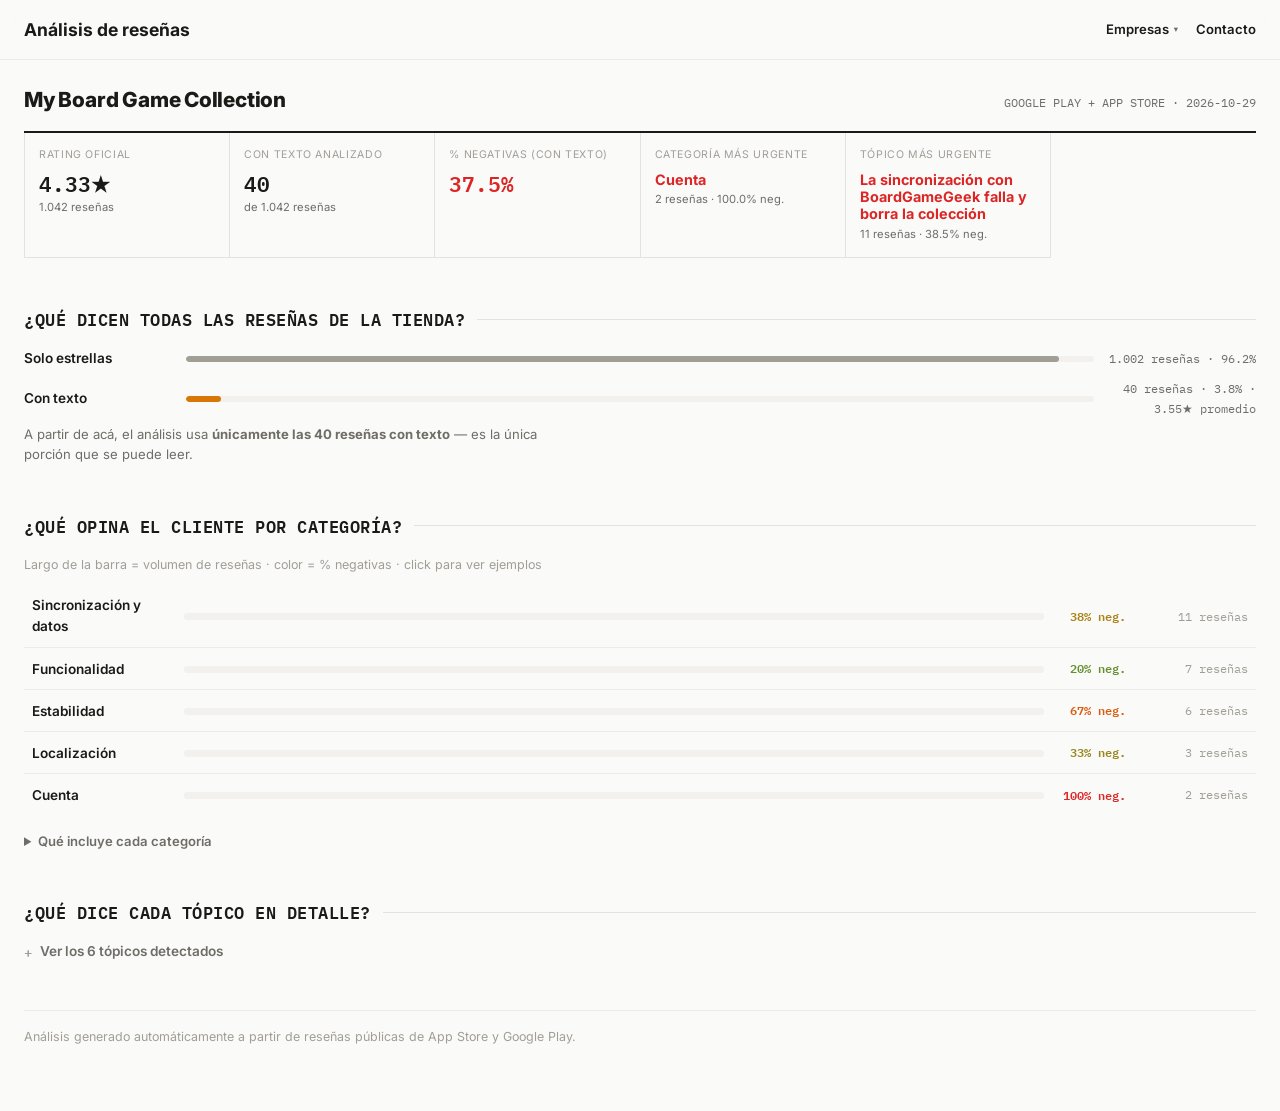
<file: site/my-board-game-collection.html>
<!doctype html>
<html lang="es">
<head>
<!-- Google tag (gtag.js) -->
<script async src="https://www.googletagmanager.com/gtag/js?id=G-1LQM1V95FR"></script>
<script>
  window.dataLayer = window.dataLayer || [];
  function gtag(){dataLayer.push(arguments);}
  gtag('js', new Date());
  gtag('config', 'G-1LQM1V95FR');
</script>
<script data-goatcounter="https://reviews-analysis.goatcounter.com/count" async src="//gc.zgo.at/count.js"></script>
<meta charset="utf-8">
<meta name="viewport" content="width=device-width, initial-scale=1">
<title>Análisis de reseñas de la app de My Board Game Collection</title>
<meta name="description" content="Análisis de 40 reseñas de My Board Game Collection en App Store y Google Play — sentiment analysis y topic modeling, categoría más urgente: Cuenta.">
<meta property="og:type" content="article">
<meta property="og:title" content="Análisis de reseñas de la app de My Board Game Collection">
<meta property="og:description" content="Análisis de 40 reseñas de My Board Game Collection en App Store y Google Play — sentiment analysis y topic modeling, categoría más urgente: Cuenta.">
<meta property="og:image" content="https://nachomondino1.github.io/review_analysis/site/og-image.png">
<meta property="og:url" content="https://nachomondino1.github.io/review_analysis/site/my-board-game-collection.html">
<meta property="og:locale" content="es_AR">
<meta name="twitter:card" content="summary_large_image">
<meta name="twitter:title" content="Análisis de reseñas de la app de My Board Game Collection">
<meta name="twitter:description" content="Análisis de 40 reseñas de My Board Game Collection en App Store y Google Play — sentiment analysis y topic modeling, categoría más urgente: Cuenta.">
<meta name="twitter:image" content="https://nachomondino1.github.io/review_analysis/site/og-image.png">
<link rel="icon" href="data:image/svg+xml,<svg xmlns=%22http://www.w3.org/2000/svg%22 viewBox=%220 0 100 100%22 font-size=%2290%22><text y=%22.9em%22>%F0%9F%93%8A</text></svg>">
<link rel="preconnect" href="https://fonts.googleapis.com">
<link rel="preconnect" href="https://fonts.gstatic.com" crossorigin>
<link href="https://fonts.googleapis.com/css2?family=Inter:wght@400;500;600;700;800&family=IBM+Plex+Mono:wght@500;600&display=swap" rel="stylesheet" media="print" onload="this.media='all'">
<link rel="stylesheet" href="css/components/base.css">
<link rel="stylesheet" href="css/pages/empresa.css">
</head>
<body>
<header class="page-head">
  <h1><a class="page-head-home" href="../index.html">Análisis de reseñas</a></h1>
  <nav class="page-nav">
    <details class="nav-dropdown">
      <summary>Empresas</summary>
      <div class="nav-dropdown-panel"><div class="nav-dropdown-group"><div class="nav-dropdown-group-title">Fintech</div><a href="belo.html">Belo</a><a href="lemon-cash.html">Lemon Cash</a><a href="ripio.html">ripio</a></div><div class="nav-dropdown-group"><div class="nav-dropdown-group-title">Brokers</div><a href="balanz.html">Balanz</a><a href="iol-inversiones.html">IOL Inversiones</a></div><div class="nav-dropdown-group"><div class="nav-dropdown-group-title">Juegos de mesa</div><a href="my-board-game-collection.html">My Board Game Collection</a></div></div>
    </details>
    <a class="page-nav-link" href="../contacto.html">Contacto</a>
  </nav>
</header>
<div class="container">

  <div class="head-row">
    <div class="head-name">My Board Game Collection</div>
    <div class="head-meta">GOOGLE PLAY + APP STORE · 2026-10-29</div>
  </div>

  <div class="grid-stats">
    <div class="stat-cell">
      <p class="stat-cell-label">Rating oficial</p>
      <div class="stat-cell-value">4.33★</div>
      <div class="stat-cell-sub">1.042 reseñas</div>
    </div>
    <div class="stat-cell">
      <p class="stat-cell-label">Con texto analizado</p>
      <div class="stat-cell-value">40</div>
      <div class="stat-cell-sub">de 1.042 reseñas</div>
    </div>
    <div class="stat-cell">
      <p class="stat-cell-label">% negativas (con texto)</p>
      <div class="stat-cell-value bad">37.5%</div>
    </div>
    
        <div class="stat-cell">
          <p class="stat-cell-label">Categoría más urgente</p>
          <div class="stat-cell-value is-text bad">Cuenta</div>
          <div class="stat-cell-sub">2 reseñas · 100.0% neg.</div>
        </div>
        
        <div class="stat-cell">
          <p class="stat-cell-label">Tópico más urgente</p>
          <div class="stat-cell-value is-text bad">La sincronización con BoardGameGeek falla y borra la colección</div>
          <div class="stat-cell-sub">11 reseñas · 38.5% neg.</div>
        </div>
        
  </div>

  <p class="section-label">¿Qué dicen todas las reseñas de la tienda?</p>
  
    <div class="scope-rows">
      <div class="scope-row">
        <span class="scope-row-label">Solo estrellas</span>
        <div class="bar-track"><div class="bar-fill bar-fill--muted" style="width:96.2%"></div></div>
        <span class="scope-row-num">1.002 reseñas · 96.2%</span>
      </div>
      <div class="scope-row">
        <span class="scope-row-label">Con texto</span>
        <div class="bar-track"><div class="bar-fill" style="width:3.8%"></div></div>
        <span class="scope-row-num">40 reseñas · 3.8% · 3.55★ promedio</span>
      </div>
    </div>
    
    
  

  <p class="part-scope">A partir de acá, el análisis usa <strong>únicamente las 40 reseñas con texto</strong> — es la única porción que se puede leer.</p>

  <div class="subsection"></div>

  <p class="section-label">¿Qué opina el cliente por categoría?</p><p class="methodology-note">Largo de la barra = volumen de reseñas · color = % negativas · click para ver ejemplos</p><div class="cat-bars">
        <details class="cat-row">
          <summary class="cat-bar-trigger">
            <span class="cat-bar-name">Sincronización y datos</span>
            <span class="cat-bar-track"><span class="cat-bar-fill" style="width:100.0%;background:#ac8116;"></span></span>
            <span class="cat-bar-pct" style="color:#ac8116;">38% neg.</span>
            <span class="cat-bar-n">11 reseñas</span>
          </summary>
          
        <div class="category-detail">
          <div class="cat-detail-cols">
            <div class="cat-detail-col"><h4 class="cat-detail-col-title cat-detail-col-title--pos">👍 Positivas</h4><ul class="cat-detail-list"><li><div class="cat-detail-date">02/12/2024</div>Filter options are awesome. Love the randomizer too. <mark>However, too many games crash the app when being added to list AND sync with BGG doesn’t work.</mark> Good enough to work around though.</li></ul></div>
            <div class="cat-detail-col"><h4 class="cat-detail-col-title cat-detail-col-title--neg">👎 Negativas</h4><ul class="cat-detail-list"><li><div class="cat-detail-date">24/05/2019</div>Con errores y bugs. <mark>Al poco tiempo borra los datos que incorporas, así que puedes hacer la lista de tu colección de juegos varias veces o hasta que te canses, porque no servirá de nada.</mark> A mi me lo ha hecho 3 veces. Tampoco permite compartirla con varios dispositivos (supongo que por un error de programación). Una pena</li><li><div class="cat-detail-date">10/05/2025</div>Ya no vale para nada. <mark>Antes te permitía tener tu colección guardada en la nube, enlazada entre distintos dispositivos y la podías compartir.</mark> Ahora no es más que un bloc de notas en local. Se la cargaron.</li><li><div class="cat-detail-date">02/06/2021</div><mark>Tenia 90 juegos añadidos en la lista y queria añadir dos nuevas adquisiciones, pero La sincronización con bgg no funciona y no importa ningún juego, ademas me ha borrado todo y no tengo ninguno en la lista, cuando vas a añadir manualmente el juego la aplicación te saca fuera y se cierra.</mark> Version 2.0.6</li></ul></div>
          </div>
        </div>
        
        </details>
        
        <details class="cat-row">
          <summary class="cat-bar-trigger">
            <span class="cat-bar-name">Funcionalidad</span>
            <span class="cat-bar-track"><span class="cat-bar-fill" style="width:63.6%;background:#64912f;"></span></span>
            <span class="cat-bar-pct" style="color:#64912f;">20% neg.</span>
            <span class="cat-bar-n">7 reseñas</span>
          </summary>
          
        <div class="category-detail">
          <div class="cat-detail-cols">
            <div class="cat-detail-col"><h4 class="cat-detail-col-title cat-detail-col-title--pos">👍 Positivas</h4><ul class="cat-detail-list"><li><div class="cat-detail-date">26/04/2021</div>This is a really handy tool to collect, organize, and display your boRd game collection. The interface with other tools such as YouTube and BoardGameGeek are fantastic.. <mark>I’d love some quality of life (QoL) changes though: •The major one is the ability to collapse or otherwise nest game expansions and promos within the base game.</mark> <mark>For some games like Hero Realms or Terraforming Mars there are a dozen expansions, all of which take up very valuable screen space, and make scrolling through a collection painful.</mark> <mark>Yes it’s important to see these expansions, but not all the time.</mark> (This is the one keeping me from rating the app 5 stars.). • Currently the app doesn’t adjust text size with the device, or have a manual slider. I’d like to see smaller text, as some games have long names, and some folks have good eyes.</li><li><div class="cat-detail-date">14/11/2022</div><mark>Buena app para tener tus listas de juegos por diferentes criterios Muy util la opcion de elegir un juego random Creo q falta mejorar los dados y poner diferentes colores y poder tirar varios a la vez</mark></li></ul></div>
            <div class="cat-detail-col"><h4 class="cat-detail-col-title cat-detail-col-title--neg">👎 Negativas</h4><ul class="cat-detail-list"><li><div class="cat-detail-date">29/04/2025</div>I have no idea how to comment on a game even after signing in ????!</li><li><div class="cat-detail-date">06/02/2023 <span class="cat-detail-confidence">· 52% confianza</span></div>I find this app nearly perfect but needs some improvements.. <mark>When I click on a game entry, I expect to see the cover of what I’m searching for instead of user photos pulled from BGG.</mark> That would make filling out my collection less confusing and frustrating.. <mark>The barcode scanner is practically useless and I had to manually search for EVERYTHING to put it in my collection..</mark> Fix this and it’s a perfect app for me.</li></ul></div>
          </div>
        </div>
        
        </details>
        
        <details class="cat-row">
          <summary class="cat-bar-trigger">
            <span class="cat-bar-name">Estabilidad</span>
            <span class="cat-bar-track"><span class="cat-bar-fill" style="width:54.5%;background:#da5c11;"></span></span>
            <span class="cat-bar-pct" style="color:#da5c11;">67% neg.</span>
            <span class="cat-bar-n">6 reseñas</span>
          </summary>
          
        <div class="category-detail">
          <div class="cat-detail-cols">
            <div class="cat-detail-col"><h4 class="cat-detail-col-title cat-detail-col-title--pos">👍 Positivas</h4><ul class="cat-detail-list"><li><div class="cat-detail-date">22/07/2019</div>Se agradece que hayan corregido los bugs que tenía la aplicación. Ahora funciona mucho mejor y permite copias de seguridad de las colecciones.</li></ul></div>
            <div class="cat-detail-col"><h4 class="cat-detail-col-title cat-detail-col-title--neg">👎 Negativas</h4><ul class="cat-detail-list"><li><div class="cat-detail-date">13/08/2025 <span class="cat-detail-confidence">· 47% confianza</span></div>I used to love this app. I could keep track of all my games and play sessions. <mark>But since all of the adds it freezes kicks me out and wont let me add my sessions.</mark> Also no chance to go add free. <mark>Was 5 stars before the adds but had to drop it down since.</mark> <mark>Wouldn’t mind if it was board game adds to find out about games i might not have heard about and i understand the need for them for whoever made the app but …</mark></li></ul></div>
          </div>
        </div>
        
        </details>
        
        <details class="cat-row">
          <summary class="cat-bar-trigger">
            <span class="cat-bar-name">Localización</span>
            <span class="cat-bar-track"><span class="cat-bar-fill" style="width:27.3%;background:#98861d;"></span></span>
            <span class="cat-bar-pct" style="color:#98861d;">33% neg.</span>
            <span class="cat-bar-n">3 reseñas</span>
          </summary>
          
        <div class="category-detail">
          <div class="cat-detail-cols">
            <div class="cat-detail-col"><h4 class="cat-detail-col-title cat-detail-col-title--pos">👍 Positivas</h4><ul class="cat-detail-list"><li><div class="cat-detail-date">30/08/2020</div>Muy buena. <mark>Me gustaría que estuviera en español, y ya las 5 estrellas !</mark></li></ul></div>
            <div class="cat-detail-col"><h4 class="cat-detail-col-title cat-detail-col-title--neg">👎 Negativas</h4><ul class="cat-detail-list"><li><div class="cat-detail-date">23/07/2020</div>Antes le dí 5 estrellas, desde la última actualización, ha empeorado. <mark>Ya no está en Español, y el menú es menos intuitivo..</mark></li></ul></div>
          </div>
        </div>
        
        </details>
        
        <details class="cat-row">
          <summary class="cat-bar-trigger">
            <span class="cat-bar-name">Cuenta</span>
            <span class="cat-bar-track"><span class="cat-bar-fill" style="width:18.2%;background:#dc2626;"></span></span>
            <span class="cat-bar-pct" style="color:#dc2626;">100% neg.</span>
            <span class="cat-bar-n">2 reseñas</span>
          </summary>
          
        <div class="category-detail">
          <div class="cat-detail-cols">
            <div class="cat-detail-col"><h4 class="cat-detail-col-title cat-detail-col-title--pos">👍 Positivas</h4><p class="empty">Sin ejemplos.</p></div>
            <div class="cat-detail-col"><h4 class="cat-detail-col-title cat-detail-col-title--neg">👎 Negativas</h4><ul class="cat-detail-list"><li><div class="cat-detail-date">05/06/2024 <span class="cat-detail-confidence">· 68% confianza</span></div><mark>No está mal la app, pero intento registrarme y loguearme y no es posible.</mark></li><li><div class="cat-detail-date">16/07/2021 <span class="cat-detail-confidence">· 64% confianza</span></div>I just got the app, several of our board game friends downloaded it too… The feature of sharing our board game collections with one another was a peak interest, but we are unable to create user ID’s… When I type a user ID in the box the letters do not appear; the cursor moves across the box but nothing happens… If I try to share my collection the text message doesn’t have a link and the user ID doesn’t show up either… not sure where the glitch is at but other than this I am excited to get to use it.</li></ul></div>
          </div>
        </div>
        
        </details>
        </div><details class="cat-explain"><summary>Qué incluye cada categoría</summary><dl><div class="cat-explain-item"><dt>Sincronización y datos</dt><dd>La sincronización con BoardGameGeek falla y borra la colección</dd></div><div class="cat-explain-item"><dt>Funcionalidad</dt><dd>Pedidos de funciones: bitácora de partidas, escaneo, portadas reales</dd></div><div class="cat-explain-item"><dt>Estabilidad</dt><dd>Se traba y la publicidad interrumpe el uso</dd></div><div class="cat-explain-item"><dt>Localización</dt><dd>Falta traducción al español</dd></div><div class="cat-explain-item"><dt>Cuenta</dt><dd>No se puede crear cuenta ni iniciar sesión</dd></div></dl></details>

    <!-- Temporalmente oculta a pedido del usuario mientras se prueba el panel de
         ejemplos por categoría (debajo del bubble chart) — el código que arma
         findings_html sigue intacto, solo no se renderiza acá.
    <div class="subsection">
      <h3>¿Cuáles son los problemas más urgentes?</h3>
      <div class="findings-grid">
        
        <article class="finding-card">
          <div class="finding-head">
            <h3>La sincronización con BoardGameGeek falla y borra la colección</h3>
            <span class="chip sev-alta">Alta</span>
          </div>
          <p class="finding-meta"><span class="chip chip-category">Sincronización y datos</span>11 reseñas · 38.5% negativas</p>
          <p>Sync con BGG que no conecta, no descarga la colección completa o directamente borra lo que el usuario ya había cargado — en algunos casos repetidas veces. Análisis a nivel de oración (no de reseña completa): 11 reseñas mencionan sync/BGG/datos en algún pasaje, 38.5% de esas menciones puntuales son negativas — el resto describe la integración de forma neutra/positiva (&#x27;la interfaz con BGG es fantástica&#x27;), por eso el % baja frente a mirar la reseña entera.</p>
          <p class="recommendation"><strong>Recomendación:</strong> Es el tema más mencionado de la muestra (11/40 reseñas) y el rating promedio de esas reseñas es el más bajo (2.27★): revisar la integración con la API de BGG y el manejo de conflictos de sync para no sobrescribir ni borrar datos locales.</p>
          <ul class='samples'><li>“Been using this app for a few months since I started collecting board games in January 2021. Once I attempted to log in to backup my data via cloud sync my lists are completely gone. Major Bummer but can always redo. Little timid to restart on this app with the full wipe I just experienced.”</li><li>“I love the search tools and even paid for the premium to remove ads but I am unable to get the app to sync with my collection. It does 6 games in the Zs and crashes/stops.”</li></ul>
        </article>
        
        <article class="finding-card">
          <div class="finding-head">
            <h3>Se traba y la publicidad interrumpe el uso</h3>
            <span class="chip sev-media">Media</span>
          </div>
          <p class="finding-meta"><span class="chip chip-category">Estabilidad</span>6 reseñas · 66.7% negativas</p>
          <p>Crashes al agregar juegos y anuncios que congelan/cierran la app son más frecuentes de lo que parece al leer cada reseña completa: analizando oración por oración (no la reseña entera), 6 reseñas tocan este tema y el 60% de esas menciones puntuales son negativas — varias aparecen mezcladas dentro de reseñas que hablan principalmente de otra cosa (ej. sync), por eso quedaban subrepresentadas al clasificar por reseña completa.</p>
          <p class="recommendation"><strong>Recomendación:</strong> Subió de severidad al mirar el detalle por oración: con 60% de menciones negativas y rating promedio 2.33★ en esas reseñas, conviene tratarlo junto con el de sincronización — varios crashes ocurren justo al sincronizar.</p>
          <ul class='samples'><li>“I used to love this app. I could keep track of all my games and play sessions. But since all of the adds it freezes kicks me out and wont let me add my sessions. Also no chance to go add free. Was 5 stars before the adds but had to drop it down since. Wouldn’t mind if it was board game adds to find out about games i might not have heard about and i understand the need for them for whoever made the app but …”</li><li>“Se agradece que hayan corregido los bugs que tenía la aplicación. Ahora funciona mucho mejor y permite copias de seguridad de las colecciones.”</li></ul>
        </article>
        
        <article class="finding-card">
          <div class="finding-head">
            <h3>No se puede crear cuenta ni iniciar sesión</h3>
            <span class="chip sev-media">Media</span>
          </div>
          <p class="finding-meta"><span class="chip chip-category">Cuenta</span>2 reseñas · 100.0% negativas</p>
          <p>Usuarios que no logran registrarse o loguearse, lo que bloquea compartir la colección con otros.</p>
          <p class="recommendation"><strong>Recomendación:</strong> Muestra chica (3 reseñas) pero 100% de las menciones son negativas y es un bloqueador total de uso — priorizar un QA del flujo de registro/login.</p>
          <ul class='samples'><li>“I just got the app, several of our board game friends downloaded it too… The feature of sharing our board game collections with one another was a peak interest, but we are unable to create user ID’s… When I type a user ID in the box the letters do not appear; the cursor moves across the box but nothing happens… If I try to share my collection the text message doesn’t have a link and the user ID doesn’t show up either… not sure where the glitch is at but other than this I am excited to get to use it.”</li><li>“No está mal la app, pero intento registrarme y loguearme y no es posible.”</li></ul>
        </article>
        
      </div>
    </div>
    -->

    <div class="subsection">
      <p class="section-label">¿Qué dice cada tópico en detalle?</p>
      <details class="detail-table">
        <summary>Ver los 6 tópicos detectados</summary>
        <div class="table-scroll">
          <table class="sortable">
            <thead><tr>
              <th data-sort="text">Tópico</th><th data-sort="text">Categoría</th>
              <th class="num" data-sort="num">N</th>
              <th class="num" data-sort="num">Rating</th>
              <th class="num" data-sort="num">% negativas</th>
              <th class="num" data-sort="num">Confianza</th>
              <th data-sort="text">Severidad</th>
            </tr></thead>
            <tbody><tr><td>No se puede crear cuenta ni iniciar sesión</td><td>Cuenta</td><td class='num'>2</td><td class='num'>2.5</td><td class='num'>100.0%</td><td class='num'>76.5%</td><td>media</td></tr><tr><td>Se traba y la publicidad interrumpe el uso</td><td>Estabilidad</td><td class='num'>6</td><td class='num'>2.33</td><td class='num'>66.7%</td><td class='num'>74.3%</td><td>media</td></tr><tr><td>La sincronización con BoardGameGeek falla y borra la colección</td><td>Sincronización y datos</td><td class='num'>11</td><td class='num'>2.27</td><td class='num'>38.5%</td><td class='num'>72.8%</td><td>alta</td></tr><tr><td>Falta traducción al español</td><td>Localización</td><td class='num'>3</td><td class='num'>3.33</td><td class='num'>33.3%</td><td class='num'>78.8%</td><td>baja</td></tr><tr><td>Pedidos de funciones: bitácora de partidas, escaneo, portadas reales</td><td>Funcionalidad</td><td class='num'>7</td><td class='num'>3.57</td><td class='num'>20.0%</td><td class='num'>69.3%</td><td>baja</td></tr><tr><td>Satisfacción general con la organización de la colección</td><td>General</td><td class='num'>16</td><td class='num'>4.69</td><td class='num'>9.5%</td><td class='num'>-</td><td>baja</td></tr></tbody>
          </table>
        </div>
        <p class="table-hint">Click en un encabezado para ordenar por esa columna.</p>
      </details>
    </div>

  <footer>
    Análisis generado automáticamente a partir de reseñas públicas de App Store y Google Play.
  </footer>
</div>
<script>
(function () {
  var catRows = document.querySelectorAll(".cat-bars > .cat-row");
  catRows.forEach(function (row) {
    row.addEventListener("toggle", function () {
      if (!row.open) return;
      catRows.forEach(function (other) { if (other !== row) other.open = false; });
    });
  });
  document.querySelectorAll("table.sortable").forEach(function (table) {
    var tbody = table.tBodies[0];
    var headers = table.tHead.rows[0].cells;
    Array.prototype.forEach.call(headers, function (th, colIndex) {
      if (!th.hasAttribute("data-sort")) return;
      th.addEventListener("click", function () {
        var type = th.getAttribute("data-sort");
        var asc = th.getAttribute("data-dir") !== "asc";
        Array.prototype.forEach.call(headers, function (h) {
          h.removeAttribute("data-dir");
          h.classList.remove("sorted-asc", "sorted-desc");
        });
        th.setAttribute("data-dir", asc ? "asc" : "desc");
        th.classList.add(asc ? "sorted-asc" : "sorted-desc");

        var rows = Array.prototype.slice.call(tbody.rows);
        rows.sort(function (a, b) {
          var av = a.cells[colIndex].textContent.trim();
          var bv = b.cells[colIndex].textContent.trim();
          if (type === "num") {
            av = parseFloat(av.replace(/[^0-9.-]/g, "")) || 0;
            bv = parseFloat(bv.replace(/[^0-9.-]/g, "")) || 0;
            return asc ? av - bv : bv - av;
          }
          return asc ? av.localeCompare(bv, "es") : bv.localeCompare(av, "es");
        });
        rows.forEach(function (row) { tbody.appendChild(row); });
      });
    });
  });
})();
</script>
</body>
</html>
</file>
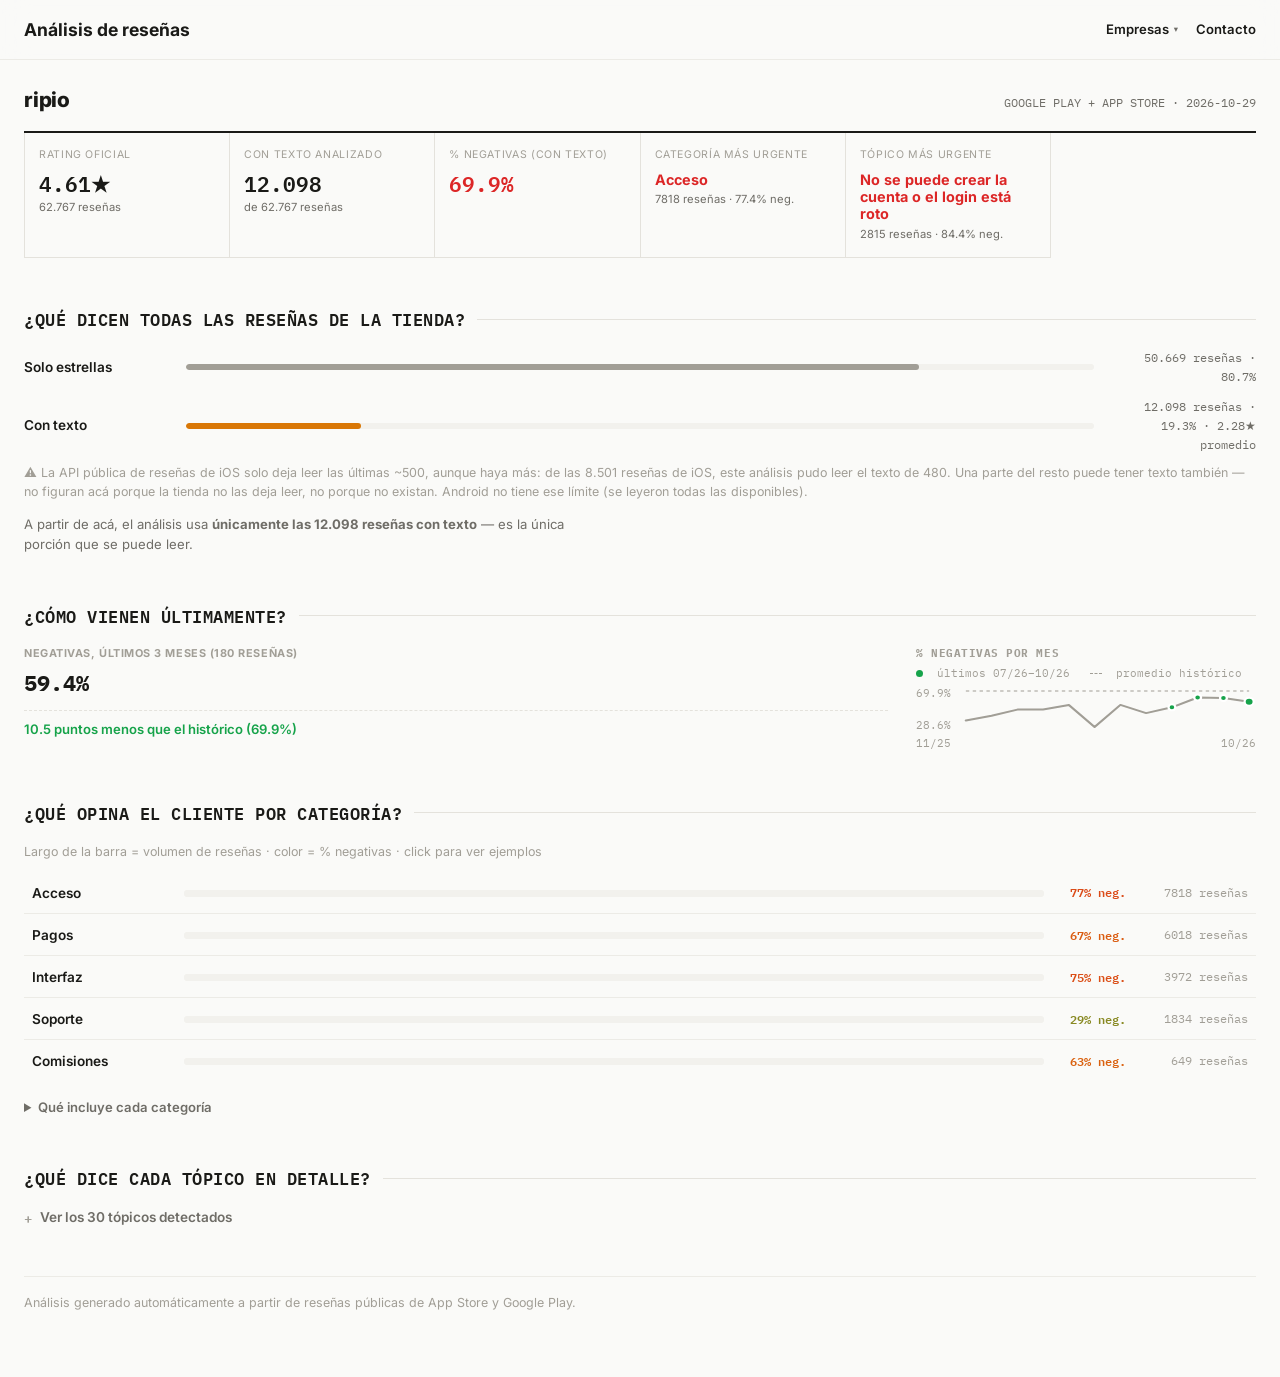
<file: site/ripio.html>
<!doctype html>
<html lang="es">
<head>
<!-- Google tag (gtag.js) -->
<script async src="https://www.googletagmanager.com/gtag/js?id=G-1LQM1V95FR"></script>
<script>
  window.dataLayer = window.dataLayer || [];
  function gtag(){dataLayer.push(arguments);}
  gtag('js', new Date());
  gtag('config', 'G-1LQM1V95FR');
</script>
<script data-goatcounter="https://reviews-analysis.goatcounter.com/count" async src="//gc.zgo.at/count.js"></script>
<meta charset="utf-8">
<meta name="viewport" content="width=device-width, initial-scale=1">
<title>Análisis de reseñas de la app de ripio</title>
<meta name="description" content="Análisis de 12.098 reseñas de ripio en App Store y Google Play — sentiment analysis y topic modeling, categoría más urgente: Acceso.">
<meta property="og:type" content="article">
<meta property="og:title" content="Análisis de reseñas de la app de ripio">
<meta property="og:description" content="Análisis de 12.098 reseñas de ripio en App Store y Google Play — sentiment analysis y topic modeling, categoría más urgente: Acceso.">
<meta property="og:image" content="https://nachomondino1.github.io/review_analysis/site/og-image.png">
<meta property="og:url" content="https://nachomondino1.github.io/review_analysis/site/ripio.html">
<meta property="og:locale" content="es_AR">
<meta name="twitter:card" content="summary_large_image">
<meta name="twitter:title" content="Análisis de reseñas de la app de ripio">
<meta name="twitter:description" content="Análisis de 12.098 reseñas de ripio en App Store y Google Play — sentiment analysis y topic modeling, categoría más urgente: Acceso.">
<meta name="twitter:image" content="https://nachomondino1.github.io/review_analysis/site/og-image.png">
<link rel="icon" href="data:image/svg+xml,<svg xmlns=%22http://www.w3.org/2000/svg%22 viewBox=%220 0 100 100%22 font-size=%2290%22><text y=%22.9em%22>%F0%9F%93%8A</text></svg>">
<link rel="preconnect" href="https://fonts.googleapis.com">
<link rel="preconnect" href="https://fonts.gstatic.com" crossorigin>
<link href="https://fonts.googleapis.com/css2?family=Inter:wght@400;500;600;700;800&family=IBM+Plex+Mono:wght@500;600&display=swap" rel="stylesheet" media="print" onload="this.media='all'">
<link rel="stylesheet" href="css/components/base.css">
<link rel="stylesheet" href="css/pages/empresa.css">
</head>
<body>
<header class="page-head">
  <h1><a class="page-head-home" href="../index.html">Análisis de reseñas</a></h1>
  <nav class="page-nav">
    <details class="nav-dropdown">
      <summary>Empresas</summary>
      <div class="nav-dropdown-panel"><div class="nav-dropdown-group"><div class="nav-dropdown-group-title">Fintech</div><a href="belo.html">Belo</a><a href="lemon-cash.html">Lemon Cash</a><a href="ripio.html">ripio</a></div><div class="nav-dropdown-group"><div class="nav-dropdown-group-title">Brokers</div><a href="balanz.html">Balanz</a><a href="iol-inversiones.html">IOL Inversiones</a></div><div class="nav-dropdown-group"><div class="nav-dropdown-group-title">Juegos de mesa</div><a href="my-board-game-collection.html">My Board Game Collection</a></div></div>
    </details>
    <a class="page-nav-link" href="../contacto.html">Contacto</a>
  </nav>
</header>
<div class="container">

  <div class="head-row">
    <div class="head-name">ripio</div>
    <div class="head-meta">GOOGLE PLAY + APP STORE · 2026-10-29</div>
  </div>

  <div class="grid-stats">
    <div class="stat-cell">
      <p class="stat-cell-label">Rating oficial</p>
      <div class="stat-cell-value">4.61★</div>
      <div class="stat-cell-sub">62.767 reseñas</div>
    </div>
    <div class="stat-cell">
      <p class="stat-cell-label">Con texto analizado</p>
      <div class="stat-cell-value">12.098</div>
      <div class="stat-cell-sub">de 62.767 reseñas</div>
    </div>
    <div class="stat-cell">
      <p class="stat-cell-label">% negativas (con texto)</p>
      <div class="stat-cell-value bad">69.9%</div>
    </div>
    
        <div class="stat-cell">
          <p class="stat-cell-label">Categoría más urgente</p>
          <div class="stat-cell-value is-text bad">Acceso</div>
          <div class="stat-cell-sub">7818 reseñas · 77.4% neg.</div>
        </div>
        
        <div class="stat-cell">
          <p class="stat-cell-label">Tópico más urgente</p>
          <div class="stat-cell-value is-text bad">No se puede crear la cuenta o el login está roto</div>
          <div class="stat-cell-sub">2815 reseñas · 84.4% neg.</div>
        </div>
        
  </div>

  <p class="section-label">¿Qué dicen todas las reseñas de la tienda?</p>
  
    <div class="scope-rows">
      <div class="scope-row">
        <span class="scope-row-label">Solo estrellas</span>
        <div class="bar-track"><div class="bar-fill bar-fill--muted" style="width:80.7%"></div></div>
        <span class="scope-row-num">50.669 reseñas · 80.7%</span>
      </div>
      <div class="scope-row">
        <span class="scope-row-label">Con texto</span>
        <div class="bar-track"><div class="bar-fill" style="width:19.3%"></div></div>
        <span class="scope-row-num">12.098 reseñas · 19.3% · 2.28★ promedio</span>
      </div>
    </div>
    <p class="methodology-note">⚠️ La API pública de reseñas de iOS solo deja leer las últimas ~500, aunque haya más: de las 8.501 reseñas de iOS, este análisis pudo leer el texto de 480. Una parte del resto puede tener texto también — no figuran acá porque la tienda no las deja leer, no porque no existan. Android no tiene ese límite (se leyeron todas las disponibles).</p>
    
  

  <p class="part-scope">A partir de acá, el análisis usa <strong>únicamente las 12.098 reseñas con texto</strong> — es la única porción que se puede leer.</p>

  <div class="subsection"><p class="section-label">¿Cómo vienen últimamente?</p>
    <div class="trend-tile">
      <div class="trend-tile-main">
        <div class="recency-label">Negativas, últimos 3 meses (180 reseñas)</div>
        <div class="recency-value">59.4%</div>
        <div class="trend-banner trend-good">10.5 puntos menos que el histórico (69.9%)</div>
      </div>
      
    <div class="sparkline-chart">
      <div class="sparkline-caption"><span>% negativas por mes</span><span class="sparkline-legend"><span class="sparkline-legend-dot" style="background:var(--good)"></span>últimos 07/26–10/26<span class="sparkline-legend-dash"></span>promedio histórico</span></div>
      <div class="sparkline-row">
        <div class="sparkline-yaxis"><span>69.9%</span><span>28.6%</span></div>
        <svg class="sparkline" viewBox="0 0 260 48" preserveAspectRatio="none" role="img" aria-label="% de reseñas negativas por mes, de 11/25 a 10/26; promedio histórico 69.9%">
          <line x1="6" y1="6.0" x2="254" y2="6.0" stroke="var(--muted-soft)" stroke-width="1" stroke-dasharray="3,3" />
          <path d="M6.0,35.5 L28.5,30.8 L51.1,24.6 L73.6,24.5 L96.2,20.0 L118.7,42.0 L141.3,19.9 L163.8,28.1 L186.4,22.3 L208.9,12.5 L231.5,12.9 L254.0,16.7" fill="none" stroke="var(--muted-soft)" stroke-width="2" stroke-linejoin="round" stroke-linecap="round" />
          <circle cx="186.4" cy="22.3" r="3" fill="var(--good)" stroke="var(--surface)" stroke-width="2" /><circle cx="208.9" cy="12.5" r="3" fill="var(--good)" stroke="var(--surface)" stroke-width="2" /><circle cx="231.5" cy="12.9" r="3" fill="var(--good)" stroke="var(--surface)" stroke-width="2" /><circle cx="254.0" cy="16.7" r="4" fill="var(--good)" stroke="var(--surface)" stroke-width="2" />
        </svg>
      </div>
      <div class="sparkline-xaxis"><span>11/25</span><span>10/26</span></div>
    </div>
    
    </div>
    </div>

  <p class="section-label">¿Qué opina el cliente por categoría?</p><p class="methodology-note">Largo de la barra = volumen de reseñas · color = % negativas · click para ver ejemplos</p><div class="cat-bars">
        <details class="cat-row">
          <summary class="cat-bar-trigger">
            <span class="cat-bar-name">Acceso</span>
            <span class="cat-bar-track"><span class="cat-bar-fill" style="width:100.0%;background:#db4b18;"></span></span>
            <span class="cat-bar-pct" style="color:#db4b18;">77% neg.</span>
            <span class="cat-bar-n">7818 reseñas</span>
          </summary>
          
        <div class="category-detail">
          <div class="cat-detail-cols">
            <div class="cat-detail-col"><h4 class="cat-detail-col-title cat-detail-col-title--pos">👍 Positivas</h4><ul class="cat-detail-list"><li><div class="cat-detail-date">04/12/2019</div><mark>Fácil de recuperar contraseña excelente soporte.</mark> Gracias éxito</li><li><div class="cat-detail-date">04/05/2021</div>Ami me pareció divina esta aplicación me sirve ganar plata de otras aplicaciones y me encantaría que siguiera siendo así pero he tenido muchos tipos de amigos que han tenido problemas pero a mí me funcionó pero el único problema que tuve fue iniciar sección me tardó una semana y media pero lo importante es que si me funciona después</li><li><div class="cat-detail-date">26/10/2021</div><mark>hermosa app, ya gane 5000 pesos invirtiendo 400</mark></li></ul></div>
            <div class="cat-detail-col"><h4 class="cat-detail-col-title cat-detail-col-title--neg">👎 Negativas</h4><ul class="cat-detail-list"><li><div class="cat-detail-date">06/09/2026</div>Horrenda la aplicación,te hacen swap sin autorización,nadie responde, te desaparecen monedas y no hay respuesta me destruyeron los balances,no se la recomendaría a nadie es la peor aplicación de criptomonedas.Por favor no la descarguen.Y sí la descargaron desinstalenla corriendo.</li><li><div class="cat-detail-date">15/10/2026</div>No me solucionan mi problema. No me dan respuestas, tengo dinero en la aplicación. No la instalen</li><li><div class="cat-detail-date">09/09/2026</div>tengo un problema. <mark>No puedo ingresar a mi cuenta perdí el correo perdí todo y no me deja ni con el documento nose porque alguna ayuda?</mark></li></ul></div>
          </div>
        </div>
        
        </details>
        
        <details class="cat-row">
          <summary class="cat-bar-trigger">
            <span class="cat-bar-name">Pagos</span>
            <span class="cat-bar-track"><span class="cat-bar-fill" style="width:77.0%;background:#da5c11;"></span></span>
            <span class="cat-bar-pct" style="color:#da5c11;">67% neg.</span>
            <span class="cat-bar-n">6018 reseñas</span>
          </summary>
          
        <div class="category-detail">
          <div class="cat-detail-cols">
            <div class="cat-detail-col"><h4 class="cat-detail-col-title cat-detail-col-title--pos">👍 Positivas</h4><ul class="cat-detail-list"><li><div class="cat-detail-date">25/08/2026</div><mark>me encanta, es intuitiva la app, buenos precios en cryptos y defi lo mejor.</mark></li><li><div class="cat-detail-date">22/09/2026</div>Me encanta la app, uso la tarjeta todos los días para las compras. <mark>Me gustaría que se agregaran otras criptos en cashback.</mark> Exelente todo👍🏻</li><li><div class="cat-detail-date">17/03/2026</div><mark>una de las mejores app de cripto q yo sepa , la uso desde el 2014 exelente respuesta y calidad</mark></li></ul></div>
            <div class="cat-detail-col"><h4 class="cat-detail-col-title cat-detail-col-title--neg">👎 Negativas</h4><ul class="cat-detail-list"><li><div class="cat-detail-date">05/10/2026</div><mark>Hola recientemente hace unas horas mi cuenta se cerró, no me permite abrirla y tenía muchísimo dinero en ella que no me dejó transferir.</mark> no deberían jugar así con el dinero de la gente. si esto no se soluciona en 24 horas que hago. tengo todo mi sueldo allí. Hice reclamo a soporte lo único que responden es con un número de reclamo. Una verdadera frustración y decepción. te dejo el número RARG-349796 a ver si das respuesta más rápido que soporte.</li><li><div class="cat-detail-date">14/10/2026</div><mark>Mi cuenta de Ripio se encuentra suspendida temporalmente desde el 23 de septiembre.</mark> Tengo abiertos los tickets RARG-349964 y RARG-335779, envié toda la documentación solicitada y, hasta el día de hoy, sigo sin recibir respuestas ni soluciones. Exijo una respuesta concreta y la pronta resolución de mi caso. La falta de comunicación es inaceptable.</li><li><div class="cat-detail-date">18/09/2026</div>no debería ser legal que te exijan iniciar sesión con datos biométricos como planean implementar. <mark>Por otro lado,si por adquirir criptomonedas te cobran 0,5% y cuando pagas algo con criptomonedas también te cobran otra comisión entonces en realidad el cashback es de 1,5% y no de 2% cuando pagas con criptomonedas,me parece...</mark> - es increíble que por pagar Netflix te cobren comisión aunque pagues con ARS,y en el comprobante no figure esa cifra</li></ul></div>
          </div>
        </div>
        
        </details>
        
        <details class="cat-row">
          <summary class="cat-bar-trigger">
            <span class="cat-bar-name">Interfaz</span>
            <span class="cat-bar-track"><span class="cat-bar-fill" style="width:50.8%;background:#db4e16;"></span></span>
            <span class="cat-bar-pct" style="color:#db4e16;">75% neg.</span>
            <span class="cat-bar-n">3972 reseñas</span>
          </summary>
          
        <div class="category-detail">
          <div class="cat-detail-cols">
            <div class="cat-detail-col"><h4 class="cat-detail-col-title cat-detail-col-title--pos">👍 Positivas</h4><ul class="cat-detail-list"><li><div class="cat-detail-date">28/07/2026</div><mark>Recomendable...super fácil de usar y muy ágil</mark></li><li><div class="cat-detail-date">07/08/2026</div>excelente, rapido y hasta ahora segura</li><li><div class="cat-detail-date">18/07/2026</div>muy sencillo y eficiente</li></ul></div>
            <div class="cat-detail-col"><h4 class="cat-detail-col-title cat-detail-col-title--neg">👎 Negativas</h4><ul class="cat-detail-list"><li><div class="cat-detail-date">16/10/2026</div><mark>es lenta la interfaz</mark></li><li><div class="cat-detail-date">11/05/2026</div>Quien fue el crack que en mayo cambio la version y NO SE VE CUANTA PLATA TENGO en una plataforma de inversion! Malisimo</li><li><div class="cat-detail-date">15/01/2026</div><mark>esta super lenta desde la última actualización, se congela de la nada, para cada acción se me congela la app, atención a eso equipo de desarrollo.</mark> tengo un s21FE 5g.</li></ul></div>
          </div>
        </div>
        
        </details>
        
        <details class="cat-row">
          <summary class="cat-bar-trigger">
            <span class="cat-bar-name">Soporte</span>
            <span class="cat-bar-track"><span class="cat-bar-fill" style="width:23.5%;background:#888922;"></span></span>
            <span class="cat-bar-pct" style="color:#888922;">29% neg.</span>
            <span class="cat-bar-n">1834 reseñas</span>
          </summary>
          
        <div class="category-detail">
          <div class="cat-detail-cols">
            <div class="cat-detail-col"><h4 class="cat-detail-col-title cat-detail-col-title--pos">👍 Positivas</h4><ul class="cat-detail-list"><li><div class="cat-detail-date">02/08/2024</div><mark>Muy buena me ayudo mucho en el primer momento sacando mis dudas .</mark></li><li><div class="cat-detail-date">08/05/2024</div>Tuve un problema y me ayudaron a solucionarlo rapidísimo ,gracias ripio super recomendable!!!</li><li><div class="cat-detail-date">04/06/2026</div><mark>bueno lo prometido es deuda me solucionaron el problema que estuve presentado y todo se resolvió muchas gracias por la gestión</mark></li></ul></div>
            <div class="cat-detail-col"><h4 class="cat-detail-col-title cat-detail-col-title--neg">👎 Negativas</h4><ul class="cat-detail-list"><li><div class="cat-detail-date">05/12/2021</div><mark>Muymal servicio.</mark></li><li><div class="cat-detail-date">19/10/2021</div>Pensé q era yo el problema pero leyendo algunos de los comentarios llegué a la conclusión que es una...mejor no voy a decir nada estoy muy enojado.....</li><li><div class="cat-detail-date">17/11/2021</div>Necesito URGENTE QUE ME SOLUXUONEN EL PROBLEMA ME RETUVIERON 2000 PESOS Y LOS NECESITO AHORA.</li></ul></div>
          </div>
        </div>
        
        </details>
        
        <details class="cat-row">
          <summary class="cat-bar-trigger">
            <span class="cat-bar-name">Comisiones</span>
            <span class="cat-bar-track"><span class="cat-bar-fill" style="width:8.3%;background:#da610f;"></span></span>
            <span class="cat-bar-pct" style="color:#da610f;">63% neg.</span>
            <span class="cat-bar-n">649 reseñas</span>
          </summary>
          
        <div class="category-detail">
          <div class="cat-detail-cols">
            <div class="cat-detail-col"><h4 class="cat-detail-col-title cat-detail-col-title--pos">👍 Positivas</h4><ul class="cat-detail-list"><li><div class="cat-detail-date">02/05/2022</div><mark>La mejor wallet de argentina.</mark> tienen soporte 24/7, buena ux, el launchpad está terrible y me gusta mucho el canal de Youtube. Generan buen contenido</li><li><div class="cat-detail-date">21/05/2022</div><mark>la mejor billetera de Argentina</mark></li><li><div class="cat-detail-date">13/10/2026</div><mark>una de las mejores app de rendimiento para tu dinero de la cual podés pagar con criptomonedas y también en pesos argentinos y si tenés una cuenta en dólares también se ase facil y accesible el pagar , podés pagar tus facturas y estar al día con tus cuentas tranferencia es muy fácil de usar y muy segura te llega a tu mail y si quieren usar tu dinero podés bloquear tu tarjeta con dos pasos la mejor y segura de las app la uso desde que salió al mercado</mark></li></ul></div>
            <div class="cat-detail-col"><h4 class="cat-detail-col-title cat-detail-col-title--neg">👎 Negativas</h4><ul class="cat-detail-list"><li><div class="cat-detail-date">02/04/2026</div><mark>Qué lástima que no se puedan depositar dólares de cuentas a mi nombre de bancos argentinos.</mark></li><li><div class="cat-detail-date">06/01/2026</div>No la pude usar en Brasil porque a cada rato me mandaba códigos al mail .para autentificarme insoportable.</li><li><div class="cat-detail-date">21/09/2026</div><mark>Roban un montón con las comisiones o las diferencias de cotización en el momento de venta o compra para sacarte más plata.</mark></li></ul></div>
          </div>
        </div>
        
        </details>
        </div><details class="cat-explain"><summary>Qué incluye cada categoría</summary><dl><div class="cat-explain-item"><dt>Acceso</dt><dd>SMS de verificación no llega · &quot;Ripio code&quot; (2FA) no llega · No se puede crear la cuenta o el login está roto · Recuperación de 2FA vía video no funciona · Foto de DNI cierra la app o no permite validar identidad · La app no carga o queda colgada al ingresar</dd></div><div class="cat-explain-item"><dt>Pagos</dt><dd>Dinero depositado/transferido que no se acredita, sin respuesta de soporte · Transferencias y acreditación bancaria lentas · Satisfacción con la compra y gestión de Bitcoin · Comisiones altas y trabas al comprar o mantener bitcoin · Compras de cripto rechazadas o reembolsos que no llegan · Satisfacción usando la app para inversión y pagos · Satisfacción con la billetera, con pedidos de más monedas y notificaciones</dd></div><div class="cat-explain-item"><dt>Interfaz</dt><dd>Publicidad agresiva o engañosa · No puede iniciar sesión tras actualizar · App lenta en general (carga, depósitos, retiros) · Actualización rompe el login o deja botones sin funcionar · Elogios a la última actualización (con una función removida) · Elogios a la facilidad de uso</dd></div><div class="cat-explain-item"><dt>Soporte</dt><dd>Agradecimientos por soporte que resolvió un problema · Elogios al servicio en general</dd></div><div class="cat-explain-item"><dt>Comisiones</dt><dd>Comisiones percibidas como muy altas · Fricciones de costo operando desde o hacia Argentina</dd></div></dl></details>

    <!-- Temporalmente oculta a pedido del usuario mientras se prueba el panel de
         ejemplos por categoría (debajo del bubble chart) — el código que arma
         findings_html sigue intacto, solo no se renderiza acá.
    <div class="subsection">
      <h3>¿Cuáles son los problemas más urgentes?</h3>
      <div class="findings-grid">
        
        <article class="finding-card">
          <div class="finding-head">
            <h3>No se puede crear la cuenta o el login está roto</h3>
            <span class="chip sev-alta">Alta</span>
          </div>
          <p class="finding-meta"><span class="chip chip-category">Acceso</span>2815 reseñas · 84.4% negativas</p>
          <p>El alta de cuenta falla, el CBU queda &quot;pendiente de aprobación&quot; por semanas, se pide confirmación por mail en cada login, y hay reportes de login roto desde hace un año.</p>
          <p class="recommendation"><strong>Recomendación:</strong> Revisar el flujo de onboarding y la persistencia de sesión (600 reseñas, 92.2% negativas) — afecta tanto a usuarios nuevos como a los que ya estaban operando.</p>
          <ul class='samples'><li>“No puedo crear mi cuenta :(”</li><li>“Intento ingresar y me aparece un cartel de que me envía un mail para ingresar, el nunca llega ni siquiera como spam.”</li></ul>
        </article>
        
        <article class="finding-card">
          <div class="finding-head">
            <h3>Dinero depositado/transferido que no se acredita, sin respuesta de soporte</h3>
            <span class="chip sev-alta">Alta</span>
          </div>
          <p class="finding-meta"><span class="chip chip-category">Pagos</span>2624 reseñas · 85.0% negativas</p>
          <p>Depósitos y transferencias que no se acreditan en el plazo prometido (24hs), tickets de soporte abiertos hace semanas sin respuesta, y un caso de activación de cuenta demorada meses.</p>
          <p class="recommendation"><strong>Recomendación:</strong> Es el tópico más grave en volumen (1202 reseñas, 90.4% negativas) — auditar el pipeline de acreditación y el SLA real de soporte para reclamos de dinero no acreditado.</p>
          <ul class='samples'><li>“Teóricamente te acreditan la plata en menos de 24 hs y van 48 hs y nada. Tengo abierto el ticket N 361739 hace un montón de tiempo y nadie se comunica. Muy mal servicio.”</li><li>“La primera vez que compré me cobraron la comisión y 8 mil pesos de más , mandé una consulta y todavía no me contestaron”</li></ul>
        </article>
        
        <article class="finding-card">
          <div class="finding-head">
            <h3>La app no carga o queda colgada al ingresar</h3>
            <span class="chip sev-alta">Alta</span>
          </div>
          <p class="finding-meta"><span class="chip chip-category">Acceso</span>2834 reseñas · 64.9% negativas</p>
          <p>La app queda en blanco o cargando infinitamente al intentar ingresar, a veces tras redirigir desde un mail de confirmación que nunca termina de abrir la app.</p>
          <p class="recommendation"><strong>Recomendación:</strong> Mismo frente que el tópico 2 (login roto) — revisar el flujo de carga inicial/login (1134 reseñas, 96.1% negativas), es de los problemas más extendidos.</p>
          <ul class='samples'><li>“No puedo ingresar a la aplicación , queda en blanco o cargando todo el tiempo!!”</li><li>“Por favor cambien esa interfaz nefasta, la manera de entrar es malisima”</li></ul>
        </article>
        
      </div>
    </div>
    -->

    <div class="subsection">
      <p class="section-label">¿Qué dice cada tópico en detalle?</p>
      <details class="detail-table">
        <summary>Ver los 30 tópicos detectados</summary>
        <div class="table-scroll">
          <table class="sortable">
            <thead><tr>
              <th data-sort="text">Tópico</th><th data-sort="text">Categoría</th>
              <th class="num" data-sort="num">N</th>
              <th class="num" data-sort="num">Rating</th>
              <th class="num" data-sort="num">% negativas</th>
              <th class="num" data-sort="num">Confianza</th>
              <th data-sort="text">Severidad</th>
            </tr></thead>
            <tbody><tr><td>Errores genéricos, &quot;no funciona nada&quot;</td><td>General</td><td class='num'>1365</td><td class='num'>1.47</td><td class='num'>95.2%</td><td class='num'>88.0%</td><td>alta</td></tr><tr><td>Publicidad agresiva o engañosa</td><td>Interfaz</td><td class='num'>266</td><td class='num'>1.11</td><td class='num'>92.1%</td><td class='num'>89.4%</td><td>media</td></tr><tr><td>No puede iniciar sesión tras actualizar</td><td>Interfaz</td><td class='num'>1686</td><td class='num'>1.66</td><td class='num'>88.7%</td><td class='num'>85.1%</td><td>alta</td></tr><tr><td>SMS de verificación no llega</td><td>Acceso</td><td class='num'>618</td><td class='num'>1.63</td><td class='num'>86.6%</td><td class='num'>83.5%</td><td>alta</td></tr><tr><td>&quot;Ripio code&quot; (2FA) no llega</td><td>Acceso</td><td class='num'>859</td><td class='num'>1.48</td><td class='num'>85.9%</td><td class='num'>83.8%</td><td>alta</td></tr><tr><td>App lenta en general (carga, depósitos, retiros)</td><td>Interfaz</td><td class='num'>201</td><td class='num'>1.89</td><td class='num'>85.8%</td><td class='num'>88.8%</td><td>media</td></tr><tr><td>Dinero depositado/transferido que no se acredita, sin respuesta de soporte</td><td>Pagos</td><td class='num'>2624</td><td class='num'>1.51</td><td class='num'>85.0%</td><td class='num'>83.7%</td><td>alta</td></tr><tr><td>No se puede crear la cuenta o el login está roto</td><td>Acceso</td><td class='num'>2815</td><td class='num'>1.53</td><td class='num'>84.4%</td><td class='num'>83.6%</td><td>alta</td></tr><tr><td>Recuperación de 2FA vía video no funciona</td><td>Acceso</td><td class='num'>446</td><td class='num'>1.65</td><td class='num'>81.8%</td><td class='num'>84.1%</td><td>alta</td></tr><tr><td>Foto de DNI cierra la app o no permite validar identidad</td><td>Acceso</td><td class='num'>246</td><td class='num'>1.67</td><td class='num'>81.5%</td><td class='num'>82.2%</td><td>alta</td></tr><tr><td>Actualización rompe el login o deja botones sin funcionar</td><td>Interfaz</td><td class='num'>781</td><td class='num'>1.86</td><td class='num'>79.6%</td><td class='num'>82.3%</td><td>alta</td></tr><tr><td>Transferencias y acreditación bancaria lentas</td><td>Pagos</td><td class='num'>253</td><td class='num'>1.97</td><td class='num'>76.9%</td><td class='num'>85.2%</td><td>media</td></tr><tr><td>Confirmaciones de que no tuvieron problemas</td><td>General</td><td class='num'>164</td><td class='num'>2.06</td><td class='num'>70.5%</td><td class='num'>84.7%</td><td>baja</td></tr><tr><td>Elogios a la última actualización (con una función removida)</td><td>Interfaz</td><td class='num'>166</td><td class='num'>2.31</td><td class='num'>69.4%</td><td class='num'>83.9%</td><td>baja</td></tr><tr><td>Comisiones percibidas como muy altas</td><td>Comisiones</td><td class='num'>453</td><td class='num'>1.88</td><td class='num'>68.9%</td><td class='num'>81.5%</td><td>media</td></tr><tr><td>La app no carga o queda colgada al ingresar</td><td>Acceso</td><td class='num'>2834</td><td class='num'>2.24</td><td class='num'>64.9%</td><td class='num'>85.6%</td><td>alta</td></tr><tr><td>Elogios generales a la app</td><td>General</td><td class='num'>2834</td><td class='num'>2.24</td><td class='num'>64.9%</td><td class='num'>85.6%</td><td>baja</td></tr><tr><td>Satisfacción con la compra y gestión de Bitcoin</td><td>Pagos</td><td class='num'>668</td><td class='num'>2.26</td><td class='num'>59.0%</td><td class='num'>82.1%</td><td>baja</td></tr><tr><td>Comisiones altas y trabas al comprar o mantener bitcoin</td><td>Pagos</td><td class='num'>617</td><td class='num'>2.43</td><td class='num'>54.1%</td><td class='num'>80.0%</td><td>media</td></tr><tr><td>Compras de cripto rechazadas o reembolsos que no llegan</td><td>Pagos</td><td class='num'>692</td><td class='num'>2.51</td><td class='num'>52.7%</td><td class='num'>81.4%</td><td>media</td></tr><tr><td>Reseñas de puntaje condicionadas (&quot;le doy X estrellas si...&quot;)</td><td>Ruido</td><td class='num'>420</td><td class='num'>2.18</td><td class='num'>51.5%</td><td class='num'>78.4%</td><td>baja</td></tr><tr><td>Fricciones de costo operando desde o hacia Argentina</td><td>Comisiones</td><td class='num'>196</td><td class='num'>2.47</td><td class='num'>50.5%</td><td class='num'>78.5%</td><td>media</td></tr><tr><td>Comentarios dispersos sin un tema único</td><td>Ruido</td><td class='num'>248</td><td class='num'>2.5</td><td class='num'>50.4%</td><td class='num'>-</td><td>baja</td></tr><tr><td>Satisfacción usando la app para inversión y pagos</td><td>Pagos</td><td class='num'>194</td><td class='num'>2.62</td><td class='num'>50.3%</td><td class='num'>83.9%</td><td>baja</td></tr><tr><td>Comentarios cortos genéricamente positivos</td><td>General</td><td class='num'>752</td><td class='num'>2.92</td><td class='num'>42.1%</td><td class='num'>79.4%</td><td>baja</td></tr><tr><td>Satisfacción con la billetera, con pedidos de más monedas y notificaciones</td><td>Pagos</td><td class='num'>970</td><td class='num'>2.71</td><td class='num'>40.2%</td><td class='num'>79.6%</td><td>baja</td></tr><tr><td>Agradecimientos por soporte que resolvió un problema</td><td>Soporte</td><td class='num'>117</td><td class='num'>3.41</td><td class='num'>39.3%</td><td class='num'>75.5%</td><td>baja</td></tr><tr><td>Elogios a la facilidad de uso</td><td>Interfaz</td><td class='num'>872</td><td class='num'>3.22</td><td class='num'>38.3%</td><td class='num'>80.3%</td><td>baja</td></tr><tr><td>Elogios al servicio en general</td><td>Soporte</td><td class='num'>1717</td><td class='num'>3.55</td><td class='num'>28.5%</td><td class='num'>84.1%</td><td>baja</td></tr><tr><td>Sin patrón claro</td><td>-</td><td class='num'>4920</td><td class='num'>2.25</td><td class='num'>61.2%</td><td class='num'>-</td><td>-</td></tr></tbody>
          </table>
        </div>
        <p class="table-hint">Click en un encabezado para ordenar por esa columna.</p>
      </details>
    </div>

  <footer>
    Análisis generado automáticamente a partir de reseñas públicas de App Store y Google Play.
  </footer>
</div>
<script>
(function () {
  var catRows = document.querySelectorAll(".cat-bars > .cat-row");
  catRows.forEach(function (row) {
    row.addEventListener("toggle", function () {
      if (!row.open) return;
      catRows.forEach(function (other) { if (other !== row) other.open = false; });
    });
  });
  document.querySelectorAll("table.sortable").forEach(function (table) {
    var tbody = table.tBodies[0];
    var headers = table.tHead.rows[0].cells;
    Array.prototype.forEach.call(headers, function (th, colIndex) {
      if (!th.hasAttribute("data-sort")) return;
      th.addEventListener("click", function () {
        var type = th.getAttribute("data-sort");
        var asc = th.getAttribute("data-dir") !== "asc";
        Array.prototype.forEach.call(headers, function (h) {
          h.removeAttribute("data-dir");
          h.classList.remove("sorted-asc", "sorted-desc");
        });
        th.setAttribute("data-dir", asc ? "asc" : "desc");
        th.classList.add(asc ? "sorted-asc" : "sorted-desc");

        var rows = Array.prototype.slice.call(tbody.rows);
        rows.sort(function (a, b) {
          var av = a.cells[colIndex].textContent.trim();
          var bv = b.cells[colIndex].textContent.trim();
          if (type === "num") {
            av = parseFloat(av.replace(/[^0-9.-]/g, "")) || 0;
            bv = parseFloat(bv.replace(/[^0-9.-]/g, "")) || 0;
            return asc ? av - bv : bv - av;
          }
          return asc ? av.localeCompare(bv, "es") : bv.localeCompare(av, "es");
        });
        rows.forEach(function (row) { tbody.appendChild(row); });
      });
    });
  });
})();
</script>
</body>
</html>
</file>
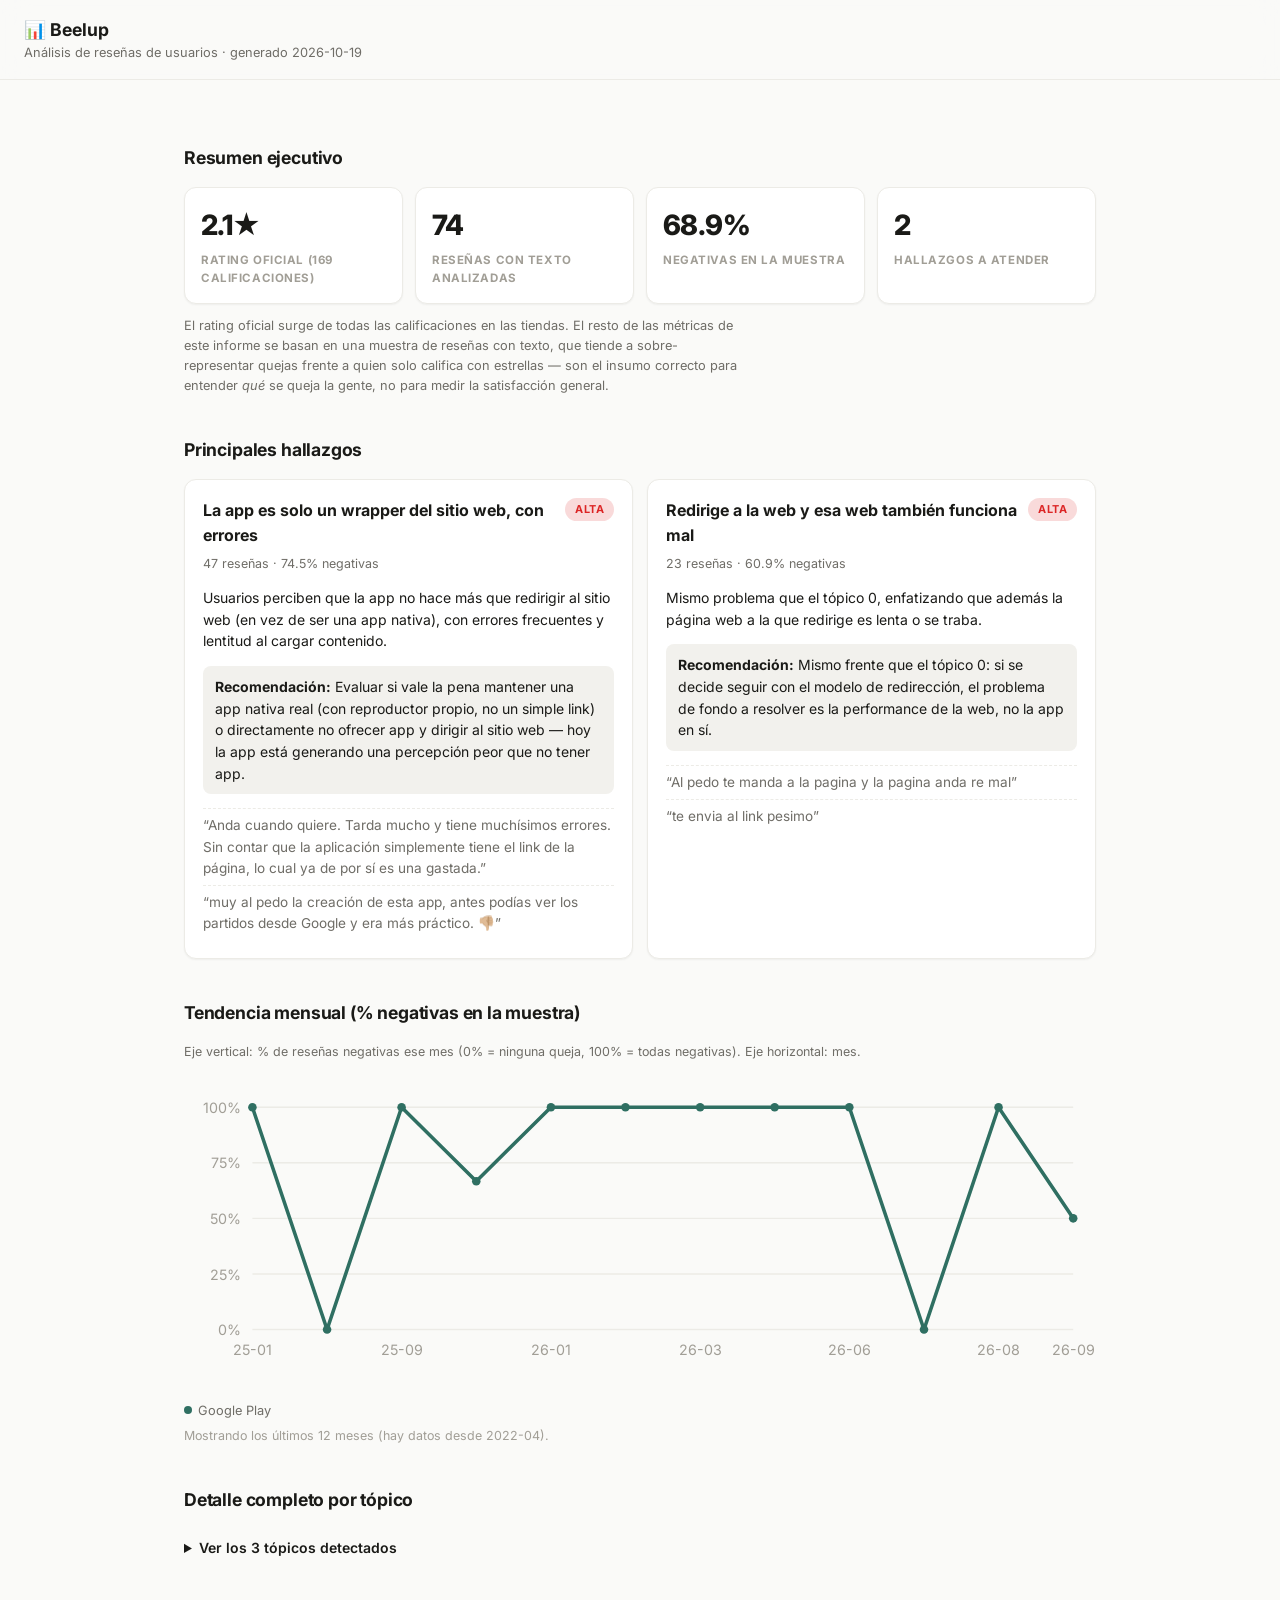
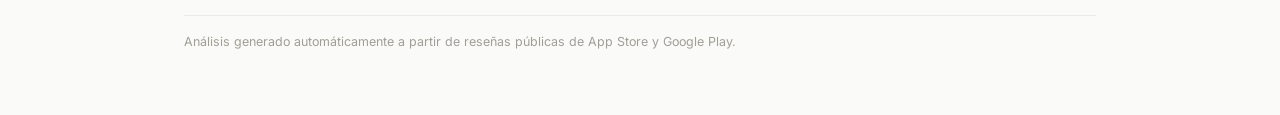
<file: 05_deployment/site/beelup.html>
<!doctype html>
<html lang="es">
<head>
<meta charset="utf-8">
<meta name="viewport" content="width=device-width, initial-scale=1">
<title>Análisis de reseñas — Beelup</title>
<link rel="preconnect" href="https://fonts.googleapis.com">
<link rel="preconnect" href="https://fonts.gstatic.com" crossorigin>
<link href="https://fonts.googleapis.com/css2?family=Inter:wght@400;500;600;700;800&display=swap" rel="stylesheet" media="print" onload="this.media='all'">
<style>
:root {
  --bg: #fafaf8;
  --bg-subtle: #f2f1ed;
  --surface: #ffffff;
  --text: #1a1a17;
  --muted: #6f6d67;
  --muted-soft: #a19e96;
  --border: #e4e2dc;
  --border-soft: #ecebe6;
  --accent: #2f6f62;
  --accent-soft: color-mix(in srgb, var(--accent) 12%, transparent);
  --accent-contrast: #ffffff;
  --good: #16a34a; --warn: #d97706; --bad: #dc2626;
  --radius-sm: 8px; --radius: 12px; --radius-lg: 16px;
  --shadow-xs: 0 1px 2px rgba(20,19,15,.05);
  --shadow-sm: 0 1px 3px rgba(20,19,15,.06), 0 1px 2px rgba(20,19,15,.04);
  --shadow-lg: 0 18px 32px -10px rgba(20,19,15,.16), 0 4px 10px rgba(20,19,15,.06);
}
@media (prefers-color-scheme: dark) {
  :root {
    --bg: #0f1218; --bg-subtle: #1a202b; --surface: #181e29;
    --text: #e6e8ec; --muted: #9aa3b2; --muted-soft: #6b7585;
    --border: #2a3342; --border-soft: #212836;
    --accent: #4f9686;
    --shadow-xs: 0 1px 2px rgba(0,0,0,.4);
    --shadow-sm: 0 1px 3px rgba(0,0,0,.45);
    --shadow-lg: 0 18px 32px -10px rgba(0,0,0,.6);
  }
}
* { box-sizing: border-box; }
body {
  margin: 0; background: var(--bg); color: var(--text);
  font-family: Inter, system-ui, -apple-system, "Segoe UI", Roboto, sans-serif;
  font-size: 14px; line-height: 1.55; -webkit-font-smoothing: antialiased;
}
.container { max-width: 960px; margin: 0 auto; padding: 24px 24px 64px; }
@media (max-width: 640px) { .container { padding: 16px 16px 48px; } }
header.page-head {
  position: sticky; top: 0; z-index: 10; background: color-mix(in srgb, var(--bg) 85%, transparent);
  backdrop-filter: blur(14px); border-bottom: 1px solid var(--border-soft);
  padding: 16px 24px; display: flex; align-items: center; gap: 10px;
}
@media (max-width: 640px) { header.page-head { padding: 12px 16px; } }
header.page-head h1 { font-size: 1.1rem; font-weight: 700; margin: 0; }
header.page-head .sub { color: var(--muted); font-size: 0.8rem; }
h2 { font-size: 1.1rem; font-weight: 700; letter-spacing: -0.01em; margin: 40px 0 16px; }
.stats-grid { display: grid; grid-template-columns: repeat(auto-fit, minmax(min(150px, 100%), 1fr)); gap: 12px; margin-top: 16px; }
.stat-card {
  background: var(--surface); border: 1px solid var(--border-soft); border-radius: var(--radius);
  box-shadow: var(--shadow-xs); padding: 16px;
}
.stat-card .value { font-size: 1.75rem; font-weight: 800; letter-spacing: -0.02em; }
.stat-card .label { color: var(--muted-soft); font-size: 0.72rem; text-transform: uppercase; letter-spacing: 0.05em; font-weight: 700; margin-top: 4px; }
.findings-grid { display: grid; grid-template-columns: repeat(auto-fit, minmax(min(280px, 100%), 1fr)); gap: 14px; }
.finding-card {
  background: var(--surface); border: 1px solid var(--border-soft); border-radius: var(--radius);
  box-shadow: var(--shadow-xs); padding: 18px;
}
.finding-head { display: flex; justify-content: space-between; align-items: flex-start; gap: 10px; }
.finding-head h3 { font-size: 1rem; font-weight: 700; margin: 0; }
.finding-meta { color: var(--muted); font-size: 0.78rem; margin: 6px 0 10px; }
.recommendation { background: var(--bg-subtle); border-radius: var(--radius-sm); padding: 10px 12px; margin-top: 10px; }
.samples { list-style: none; padding: 0; margin: 10px 0 0; color: var(--muted); font-size: 0.85rem; }
.samples li { padding: 6px 0; border-top: 1px dashed var(--border-soft); }
.chip {
  display: inline-block; padding: 3px 10px; border-radius: 999px; font-size: 0.68rem;
  font-weight: 700; text-transform: uppercase; letter-spacing: 0.04em; white-space: nowrap;
}
.sev-alta { background: color-mix(in srgb, var(--bad) 17%, transparent); color: var(--bad); }
.sev-media { background: color-mix(in srgb, var(--warn) 17%, transparent); color: var(--warn); }
.sev-baja { background: var(--bg-subtle); color: var(--muted); }
.trend-chart { width: 100%; height: auto; margin-top: 8px; }
.chart-grid { stroke: var(--border-soft); stroke-width: 1; }
.chart-label { fill: var(--muted-soft); font-size: 10px; }
.legend { display: flex; gap: 16px; margin-top: 8px; font-size: 0.8rem; color: var(--muted); }
.chart-note { color: var(--muted-soft); font-size: 0.78rem; margin-top: 6px; }
.chart-axis-label { color: var(--muted); font-size: 0.78rem; margin: 0 0 4px; }
.legend-item { display: inline-flex; align-items: center; gap: 6px; }
.legend-dot { width: 8px; height: 8px; border-radius: 999px; display: inline-block; }
details.detail-table { margin-top: 8px; }
details.detail-table summary { cursor: pointer; font-weight: 600; padding: 8px 0; }
.table-scroll { overflow-x: auto; margin-top: 8px; }
table { width: 100%; min-width: 420px; border-collapse: collapse; font-size: 0.85rem; }
th { background: var(--bg-subtle); text-transform: uppercase; font-size: 0.68rem; color: var(--muted); text-align: left; padding: 8px 10px; }
td { padding: 8px 10px; border-top: 1px solid var(--border-soft); }
td.num, th.num { text-align: right; font-variant-numeric: tabular-nums; }
footer { margin-top: 48px; padding-top: 16px; border-top: 1px solid var(--border-soft); color: var(--muted-soft); font-size: 0.78rem; }
.empty { color: var(--muted); text-align: center; padding: 24px; }
.methodology-note { color: var(--muted); font-size: 0.8rem; margin-top: 12px; max-width: 70ch; }
</style>
</head>
<body>
<header class="page-head">
  <div>
    <h1>📊 Beelup</h1>
    <div class="sub">Análisis de reseñas de usuarios · generado 2026-10-19</div>
  </div>
</header>
<div class="container">

  <section>
    <h2>Resumen ejecutivo</h2>
    <div class="stats-grid">
      <div class="stat-card"><div class="value">2.1★</div><div class="label">Rating oficial (169 calificaciones)</div></div>
      <div class="stat-card"><div class="value">74</div><div class="label">Reseñas con texto analizadas</div></div>
      <div class="stat-card"><div class="value">68.9%</div><div class="label">Negativas en la muestra</div></div>
      <div class="stat-card"><div class="value">2</div><div class="label">Hallazgos a atender</div></div>
    </div>
    <p class="methodology-note">El rating oficial surge de todas las calificaciones en las tiendas. El resto de las métricas de este informe se basan en una muestra de reseñas con texto, que tiende a sobre-representar quejas frente a quien solo califica con estrellas — son el insumo correcto para entender <em>qué</em> se queja la gente, no para medir la satisfacción general.</p>
  </section>

  <section>
    <h2>Principales hallazgos</h2>
    <div class="findings-grid">
      
        <article class="finding-card">
          <div class="finding-head">
            <h3>La app es solo un wrapper del sitio web, con errores</h3>
            <span class="chip sev-alta">Alta</span>
          </div>
          <p class="finding-meta">47 reseñas · 74.5% negativas</p>
          <p>Usuarios perciben que la app no hace más que redirigir al sitio web (en vez de ser una app nativa), con errores frecuentes y lentitud al cargar contenido.</p>
          <p class="recommendation"><strong>Recomendación:</strong> Evaluar si vale la pena mantener una app nativa real (con reproductor propio, no un simple link) o directamente no ofrecer app y dirigir al sitio web — hoy la app está generando una percepción peor que no tener app.</p>
          <ul class='samples'><li>“Anda cuando quiere. Tarda mucho y tiene muchísimos errores. Sin contar que la aplicación simplemente tiene el link de la página, lo cual ya de por sí es una gastada.”</li><li>“muy al pedo la creación de esta app, antes podías ver los partidos desde Google y era más práctico. 👎🏼”</li></ul>
        </article>
        
        <article class="finding-card">
          <div class="finding-head">
            <h3>Redirige a la web y esa web también funciona mal</h3>
            <span class="chip sev-alta">Alta</span>
          </div>
          <p class="finding-meta">23 reseñas · 60.9% negativas</p>
          <p>Mismo problema que el tópico 0, enfatizando que además la página web a la que redirige es lenta o se traba.</p>
          <p class="recommendation"><strong>Recomendación:</strong> Mismo frente que el tópico 0: si se decide seguir con el modelo de redirección, el problema de fondo a resolver es la performance de la web, no la app en sí.</p>
          <ul class='samples'><li>“Al pedo te manda a la pagina y la pagina anda re mal”</li><li>“te envia al link pesimo”</li></ul>
        </article>
        
    </div>
  </section>

  <section><h2>Tendencia mensual (% negativas en la muestra)</h2>
    <p class="chart-axis-label">Eje vertical: % de reseñas negativas ese mes (0% = ninguna queja, 100% = todas negativas). Eje horizontal: mes.</p>
    <svg viewBox="0 0 640 220" class="trend-chart" role="img" aria-label="Tendencia de % reseñas negativas por mes">
      <line x1="48" y1="180.0" x2="624" y2="180.0" class="chart-grid" /><line x1="48" y1="141.0" x2="624" y2="141.0" class="chart-grid" /><line x1="48" y1="102.0" x2="624" y2="102.0" class="chart-grid" /><line x1="48" y1="63.0" x2="624" y2="63.0" class="chart-grid" /><line x1="48" y1="24.0" x2="624" y2="24.0" class="chart-grid" />
      <text x="40" y="184.0" class="chart-label" text-anchor="end">0%</text><text x="40" y="145.0" class="chart-label" text-anchor="end">25%</text><text x="40" y="106.0" class="chart-label" text-anchor="end">50%</text><text x="40" y="67.0" class="chart-label" text-anchor="end">75%</text><text x="40" y="28.0" class="chart-label" text-anchor="end">100%</text>
      <polyline points="48.0,24.0 100.4,180.0 152.7,24.0 205.1,75.9 257.5,24.0 309.8,24.0 362.2,24.0 414.5,24.0 466.9,24.0 519.3,180.0 571.6,24.0 624.0,102.0" fill="none" stroke="#2f6f62" stroke-width="2.5" stroke-linecap="round" stroke-linejoin="round" /><circle cx="48.0" cy="24.0" r="3" fill="#2f6f62" /><circle cx="100.4" cy="180.0" r="3" fill="#2f6f62" /><circle cx="152.7" cy="24.0" r="3" fill="#2f6f62" /><circle cx="205.1" cy="75.9" r="3" fill="#2f6f62" /><circle cx="257.5" cy="24.0" r="3" fill="#2f6f62" /><circle cx="309.8" cy="24.0" r="3" fill="#2f6f62" /><circle cx="362.2" cy="24.0" r="3" fill="#2f6f62" /><circle cx="414.5" cy="24.0" r="3" fill="#2f6f62" /><circle cx="466.9" cy="24.0" r="3" fill="#2f6f62" /><circle cx="519.3" cy="180.0" r="3" fill="#2f6f62" /><circle cx="571.6" cy="24.0" r="3" fill="#2f6f62" /><circle cx="624.0" cy="102.0" r="3" fill="#2f6f62" />
      <text x="48.0" y="198" class="chart-label" text-anchor="middle">25-01</text><text x="152.7" y="198" class="chart-label" text-anchor="middle">25-09</text><text x="257.5" y="198" class="chart-label" text-anchor="middle">26-01</text><text x="362.2" y="198" class="chart-label" text-anchor="middle">26-03</text><text x="466.9" y="198" class="chart-label" text-anchor="middle">26-06</text><text x="571.6" y="198" class="chart-label" text-anchor="middle">26-08</text><text x="624.0" y="198" class="chart-label" text-anchor="middle">26-09</text>
    </svg>
    <div class="legend"><span class="legend-item"><span class="legend-dot" style="background:#2f6f62"></span>Google Play</span></div>
    <p class="chart-note">Mostrando los últimos 12 meses (hay datos desde 2022-04).</p>
    </section>

  <section>
    <h2>Detalle completo por tópico</h2>
    <details class="detail-table">
      <summary>Ver los 3 tópicos detectados</summary>
      <div class="table-scroll">
        <table>
          <thead><tr><th>Tópico</th><th class="num">N</th><th class="num">Rating</th><th class="num">% negativas</th><th>Severidad</th></tr></thead>
          <tbody><tr><td>La app es solo un wrapper del sitio web, con errores</td><td class='num'>47</td><td class='num'>1.66</td><td class='num'>74.5%</td><td>alta</td></tr><tr><td>Redirige a la web y esa web también funciona mal</td><td class='num'>23</td><td class='num'>1.39</td><td class='num'>60.9%</td><td>alta</td></tr><tr><td>Sin patrón claro</td><td class='num'>4</td><td class='num'>3.0</td><td class='num'>50.0%</td><td>-</td></tr></tbody>
        </table>
      </div>
    </details>
  </section>

  <footer>
    Análisis generado automáticamente a partir de reseñas públicas de App Store y Google Play.
  </footer>
</div>
</body>
</html>
</file>
<file: site/css/components/base.css>
/* Tokens + reset + chrome genérico (header, footer) — compartido por todas las páginas del sitio */
:root {
  --bg: #fafaf8;
  --bg-subtle: #f2f1ed;
  --surface: #ffffff;
  --text: #1a1a17;
  --muted: #6f6d67;
  --muted-soft: #a19e96;
  --border: #e4e2dc;
  --border-soft: #ecebe6;
  --accent: #2f6f62;
  --accent-soft: color-mix(in srgb, var(--accent) 12%, transparent);
  --accent-contrast: #ffffff;
  --good: #16a34a; --warn: #d97706; --bad: #dc2626; --info: #3f5c8a;
  --goal-bg: var(--accent);
  --radius-sm: 8px; --radius: 12px; --radius-lg: 16px;
  --font-mono: "IBM Plex Mono", ui-monospace, Menlo, monospace;
  --shadow-xs: 0 1px 2px rgba(20,19,15,.05);
  --shadow-sm: 0 1px 3px rgba(20,19,15,.06), 0 1px 2px rgba(20,19,15,.04);
  --shadow-lg: 0 18px 32px -10px rgba(20,19,15,.16), 0 4px 10px rgba(20,19,15,.06);
}
@media (prefers-color-scheme: dark) {
  :root {
    --bg: #0f1218; --bg-subtle: #1a202b; --surface: #181e29;
    --text: #e6e8ec; --muted: #9aa3b2; --muted-soft: #6b7585;
    --border: #2a3342; --border-soft: #212836;
    --accent: #4f9686; --info: #5ac8fa; --goal-bg: #2f6f62;
    --shadow-xs: 0 1px 2px rgba(0,0,0,.4);
    --shadow-sm: 0 1px 3px rgba(0,0,0,.45);
    --shadow-lg: 0 18px 32px -10px rgba(0,0,0,.6);
  }
}
* { box-sizing: border-box; }
body {
  margin: 0; background: var(--bg); color: var(--text);
  font-family: Inter, system-ui, -apple-system, "Segoe UI", Roboto, sans-serif;
  font-size: 14px; line-height: 1.55; -webkit-font-smoothing: antialiased;
}
.container { max-width: 1280px; margin: 0 auto; padding: 24px 24px 64px; }
@media (max-width: 640px) { .container { padding: 16px 16px 48px; } }
header.page-head {
  position: sticky; top: 0; z-index: 10; background: color-mix(in srgb, var(--bg) 85%, transparent);
  backdrop-filter: blur(14px); border-bottom: 1px solid var(--border-soft);
  padding: 16px 24px; display: flex; align-items: center; justify-content: space-between; gap: 10px;
}
@media (max-width: 640px) { header.page-head { padding: 12px 16px; } }
header.page-head h1 { font-size: 1.1rem; font-weight: 700; margin: 0; }
.page-head-home { color: inherit; text-decoration: none; }
.page-head-home:hover { color: var(--accent); text-decoration: underline; }

/* --- Nav del header: dropdown "Empresas" (agrupado por rubro) + Contacto --- */
.page-nav { display: flex; align-items: center; gap: 18px; flex-shrink: 0; }
.page-nav-link {
  color: var(--text); text-decoration: none; font-size: 0.82rem; font-weight: 600;
}
.page-nav-link:hover { color: var(--accent); }
.nav-dropdown { position: relative; }
.nav-dropdown > summary {
  list-style: none; cursor: pointer; color: var(--text); font-size: 0.82rem; font-weight: 600;
  display: flex; align-items: center; gap: 5px; user-select: none;
}
.nav-dropdown > summary::-webkit-details-marker { display: none; }
.nav-dropdown > summary::after { content: "▾"; font-size: 0.65em; color: var(--muted); }
.nav-dropdown:hover > summary,
.nav-dropdown[open] > summary { color: var(--accent); }
.nav-dropdown-panel {
  position: absolute; top: calc(100% + 12px); right: 0; z-index: 20;
  min-width: 420px; max-width: calc(100vw - 32px);
  background: var(--surface); border: 1px solid var(--border); border-radius: var(--radius);
  box-shadow: var(--shadow-lg); padding: 14px;
  display: grid; grid-template-columns: repeat(auto-fit, minmax(130px, 1fr)); gap: 10px 18px;
}
.nav-dropdown-group-title {
  font-family: var(--font-mono); font-size: 0.68rem; text-transform: uppercase; letter-spacing: 0.05em;
  color: var(--muted); margin-bottom: 6px;
}
.nav-dropdown-group { display: flex; flex-direction: column; }
.nav-dropdown-group a {
  color: var(--text); text-decoration: none; font-size: 0.82rem; padding: 4px 0;
}
.nav-dropdown-group a:hover { color: var(--accent); }
@media (max-width: 640px) {
  .nav-dropdown-panel { position: fixed; left: 16px; right: 16px; top: 58px; min-width: 0; }
}
h3 { font-size: 0.95rem; font-weight: 700; letter-spacing: -0.01em; margin: 24px 0 8px; color: var(--muted); }
footer { margin-top: 48px; padding-top: 16px; border-top: 1px solid var(--border-soft); color: var(--muted-soft); font-size: 0.78rem; }

/* Panel: lenguaje compartido entre site/<empresa>.html e index.html — encabezado tipo
   ficha técnica (nombre + meta en monoespaciada) y rótulo de sección con línea divisoria. */
.head-row {
  display: flex; justify-content: space-between; align-items: baseline; flex-wrap: wrap; gap: 6px 20px;
  padding-bottom: 14px; border-bottom: 2px solid var(--text);
}
.head-name { font-size: 1.3rem; font-weight: 800; letter-spacing: -0.01em; }
.head-meta { font-family: var(--font-mono); font-size: 0.75rem; color: var(--muted); white-space: nowrap; }
.section-label {
  font-family: var(--font-mono); font-size: 1.05rem; font-weight: 600; text-transform: uppercase; letter-spacing: 0.03em;
  color: var(--text); margin: 48px 0 16px; display: flex; align-items: center; gap: 12px;
}
.section-label::after { content: ""; flex: 1; border-top: 1px solid var(--border); }
</file>
<file: site/css/pages/index.css>
/* Reglas propias de index.html (landing con el listado de empresas). Carga después de components/base.css.
   Mismo lenguaje tipográfico y de componentes que site/css/pages/empresa.css (Panel): Inter + IBM Plex Mono,
   celdas con borde en vez de cards con sombra, rótulos en mayúscula chica como separador de sección. */

.index-page .container { max-width: 1240px; padding: 40px 24px 72px; }
@media (max-width: 640px) { .index-page .container { padding: 28px 16px 56px; } }

/* --- Hero a pantalla completa (imagen + CTA), separado del .container --- */
.hero-full {
  position: relative; min-height: calc(100vh - 57px);
  display: flex; align-items: center; justify-content: center;
  background: #0b0d12 url("../../img/hero-bg.jpg") center / cover no-repeat;
  padding: 24px;
}
.hero-full-overlay {
  position: absolute; inset: 0;
  background: linear-gradient(180deg, rgba(10,12,16,.55) 0%, rgba(10,12,16,.75) 55%, var(--bg) 100%);
}
.hero-full-content { position: relative; max-width: 720px; text-align: center; }
.hero-full-title {
  font-size: clamp(2rem, 5vw, 3.2rem); font-weight: 800; letter-spacing: -0.02em;
  color: #fff; margin: 0 0 18px; line-height: 1.1;
}
/* Resalta las 1-2 palabras clave del título (ver DESIGN_PLAYBOOK): colores fijos,
   no tokens de tema, porque el hero siempre va sobre foto oscura + degradé. */
.hero-full-title-accent { color: #6fcbb3; }
.hero-full-title-accent--2 { color: #f2b544; }
.hero-full-sub {
  color: rgba(255,255,255,.82); font-size: 1.05rem; line-height: 1.6;
  margin: 0 auto 32px; max-width: 56ch;
}
.hero-full-cta {
  display: inline-flex; align-items: center; gap: 8px;
  background: var(--accent); color: var(--accent-contrast); text-decoration: none;
  font-weight: 700; font-size: 0.9rem; padding: 14px 26px; border-radius: var(--radius-sm);
  transition: transform .15s ease, box-shadow .15s ease;
}
.hero-full-cta:hover { transform: translateY(-1px); box-shadow: var(--shadow-lg); }
.hero-full-credit {
  position: absolute; right: 12px; bottom: 10px; z-index: 1;
  color: rgba(255,255,255,.55); font-size: 0.68rem; text-decoration: none;
}
.hero-full-credit:hover { color: rgba(255,255,255,.85); }
@media (max-width: 640px) {
  .hero-full { min-height: calc(100vh - 49px); padding: 20px; }
}

/* --- Hero (debajo de la imagen, dentro del .container) --- */
.index-hero { max-width: 760px; margin: 0 auto 48px; }
.index-intro {
  color: var(--muted); font-size: 0.95rem; line-height: 1.6;
  margin: 18px 0 0; max-width: 62ch;
}

.index-section-title { display: none; } /* reemplazado por .section-label, ver empresa.css */
.index-section-subtitle { color: var(--muted); font-size: 0.85rem; line-height: 1.5; margin: 4px 0 0; }

.index-usecases {
  display: grid; grid-template-columns: repeat(auto-fit, minmax(240px, 1fr)); border-left: 1px solid var(--border);
  margin-top: 0;
}
.index-usecase {
  border-right: 1px solid var(--border); border-bottom: 1px solid var(--border);
  padding: 16px 16px;
}
.index-usecase-title { font-weight: 700; font-size: 0.88rem; letter-spacing: -0.01em; }
.index-usecase-body { color: var(--muted); font-size: 0.82rem; line-height: 1.55; margin-top: 6px; }

.index-caption { color: var(--muted-soft); font-size: 0.78rem; line-height: 1.6; margin: 20px 0 0; }
.index-caption a { color: var(--accent); font-weight: 600; }

/* --- Hallazgos agregados entre todas las empresas --- */
.index-findings { margin: 0 0 40px; }
.findings-grid {
  display: grid; grid-template-columns: repeat(auto-fit, minmax(200px, 1fr)); border-left: 1px solid var(--border);
  margin-top: 10px;
}
.findings-stat {
  border-right: 1px solid var(--border); border-bottom: 1px solid var(--border);
  padding: 16px 16px; text-align: left; min-width: 0;
}
.findings-stat-value {
  font-family: var(--font-mono); font-size: 1.5rem; font-weight: 600; letter-spacing: -0.01em; color: var(--text);
  font-variant-numeric: tabular-nums; line-height: 1.15;
}
.findings-stat-value--text { font-size: 0.95rem; font-weight: 700; font-family: var(--font-body); line-height: 1.35; }
.findings-stat-sub { font-family: var(--font-mono); font-size: 0.76rem; font-weight: 600; color: var(--muted); margin-top: 2px; }
.findings-stat-label { font-size: 0.76rem; color: var(--muted); line-height: 1.45; margin-top: 8px; }

.findings-subheader {
  font-family: var(--font-mono); font-size: 0.85rem; text-transform: uppercase; letter-spacing: 0.04em; font-weight: 600;
  color: var(--text); margin: 32px 0 0; display: flex; align-items: center; gap: 10px;
}
.findings-subheader::after { content: ""; flex: 1; border-top: 1px solid var(--border); }

.findings-highlight {
  margin-top: 16px; padding: 14px 0 0; border-top: 1px dashed var(--border);
}
.findings-highlight-title {
  font-family: var(--font-mono); font-weight: 600; font-size: 0.7rem; text-transform: uppercase; letter-spacing: 0.06em;
  color: var(--accent); margin-bottom: 6px;
}
.findings-highlight-body { font-size: 0.88rem; line-height: 1.6; color: var(--text); max-width: 72ch; }
.findings-highlight-body strong { font-weight: 800; }

/* --- Grupos por rubro --- */
.index-companies .index-group:first-of-type { margin-top: 10px; }
.index-group + .index-group { margin-top: 32px; }
.index-group-title {
  font-family: var(--font-mono); font-size: 0.85rem; text-transform: uppercase; letter-spacing: 0.04em; font-weight: 600;
  color: var(--text); margin: 0 0 12px; display: flex; align-items: center; gap: 10px;
}
.index-group-title::after { content: ""; flex: 1; border-top: 1px solid var(--border); }

/* --- Grid de cards --- */
.company-grid {
  display: grid; grid-template-columns: repeat(auto-fit, minmax(240px, 1fr)); border-left: 1px solid var(--border);
}
a.company-card {
  display: flex; flex-direction: column; gap: 8px;
  border-right: 1px solid var(--border); border-bottom: 1px solid var(--border);
  padding: 16px 16px; color: var(--text); text-decoration: none;
  transition: background-color .15s ease;
}
a.company-card:hover { background: var(--bg-subtle); }
.company-card-head { display: flex; align-items: baseline; justify-content: space-between; gap: 8px; }
.company-name { font-weight: 700; font-size: 0.95rem; letter-spacing: -0.01em; }
.company-meta { display: flex; flex-wrap: wrap; gap: 4px 10px; }
.company-meta-item { color: var(--muted); font-size: 0.78rem; font-family: var(--font-mono); font-variant-numeric: tabular-nums; }
.company-urgent {
  font-size: 0.78rem; font-weight: 600; letter-spacing: 0.01em;
}
</file>
<file: site/css/pages/contacto.css>
/* Reglas propias de contacto.html. Carga después de components/base.css.
   Mismo lenguaje que index.css/empresa.css (Panel): head-row + section, sin componentes nuevos. */

.contacto-container { max-width: 640px; }
.contacto-intro { color: var(--muted); font-size: 0.95rem; line-height: 1.6; margin: 24px 0 28px; max-width: 56ch; }
.contacto-links { display: flex; flex-wrap: wrap; gap: 12px; }
.contacto-email {
  display: inline-block; font-family: var(--font-mono); font-size: 1.1rem; font-weight: 600;
  color: var(--accent); text-decoration: none; border: 1px solid var(--border); border-radius: var(--radius-sm);
  padding: 14px 20px;
}
.contacto-email:hover { background: var(--bg-subtle); }
@media (max-width: 480px) { .contacto-links { flex-direction: column; } }
</file>
<file: site/css/pages/empresa.css>
/* Reglas propias de site/<empresa>.html — el informe por empresa. Carga después de components/base.css. */
/* Panel: grilla densa tipo ficha técnica — números en monoespaciada alineados en columnas,
   rótulos chicos en mayúscula, divisores finos en vez de cards con sombra. */

.grid-stats {
  display: grid; grid-template-columns: repeat(6, 1fr); border-left: 1px solid var(--border);
  margin-top: 0;
}
@media (max-width: 860px) { .grid-stats { grid-template-columns: repeat(3, 1fr); } }
@media (max-width: 480px) { .grid-stats { grid-template-columns: repeat(2, 1fr); } }
.stat-cell {
  border-right: 1px solid var(--border); border-bottom: 1px solid var(--border);
  padding: 14px 14px; min-width: 0;
}
.stat-cell-label {
  font-size: 0.66rem; text-transform: uppercase; letter-spacing: 0.06em; color: var(--muted-soft); margin: 0 0 8px;
}
.stat-cell-value {
  font-family: var(--font-mono); font-size: 1.3rem; font-variant-numeric: tabular-nums; font-weight: 600;
  line-height: 1.2; overflow-wrap: break-word;
}
.stat-cell-value.is-text { font-family: var(--font-body); font-size: 0.9rem; font-weight: 700; }
.stat-cell-value.bad { color: var(--bad); }
.stat-cell-value.good { color: var(--good); }
.stat-cell-sub { font-size: 0.7rem; color: var(--muted); margin-top: 3px; }

.part { margin-top: 0; padding: 0; border: none; background: none; }
.part:first-child { margin-top: 0; }
.part-eyebrow { display: none; }
.part-title { font-size: 1.05rem; font-weight: 800; letter-spacing: -0.01em; margin: 0; }
.part-scope { color: var(--muted); font-size: 0.82rem; margin: 6px 0 0; max-width: 70ch; }
.subsection { margin-top: 0; }

/* alcance: solo estrellas vs. con texto, como filas con barra, no diagrama de ramas */
.scope-rows { display: flex; flex-direction: column; gap: 10px; margin-top: 4px; }
.scope-row { display: grid; grid-template-columns: 150px 1fr 150px; align-items: center; gap: 12px; }
@media (max-width: 640px) { .scope-row { grid-template-columns: 1fr; gap: 4px; } }
.scope-row-label { font-size: 0.85rem; font-weight: 600; }
.scope-row-num { font-family: var(--font-mono); font-size: 0.78rem; color: var(--muted); text-align: right; font-variant-numeric: tabular-nums; }
@media (max-width: 640px) { .scope-row-num { text-align: left; } }
.bar-track { height: 6px; background: var(--bg-subtle); border-radius: 3px; overflow: hidden; min-width: 40px; }
.bar-fill { height: 100%; border-radius: 3px; background: var(--warn); }
.bar-fill--muted { background: var(--muted-soft); }
.scope-note {
  margin-top: 16px; padding: 10px 0 0; border-top: 1px dashed var(--border);
  font-size: 0.82rem; color: var(--muted); max-width: 72ch;
}
.methodology-note { color: var(--muted-soft); font-size: 0.78rem; margin-top: 8px; }

/* categorías: barras horizontales, cada una un <details> — acordeón, una
   abierta por vez (ver el listener "toggle" que cierra las demás), el
   detalle se abre pegado a su propia fila en vez de saltar a un bloque
   compartido más abajo. */
.cat-bars { display: flex; flex-direction: column; gap: 2px; }
.cat-row { border-bottom: 1px solid var(--border-soft); }
.cat-row:last-child { border-bottom: none; }
.cat-bar-trigger {
  display: grid; grid-template-columns: 140px 1fr 70px 110px; align-items: center; gap: 12px;
  width: 100%; font: inherit; color: inherit; cursor: pointer;
  padding: 9px 8px; text-align: left; list-style: none;
}
.cat-bar-trigger::-webkit-details-marker { display: none; }
@media (max-width: 640px) { .cat-bar-trigger { grid-template-columns: 1fr; gap: 4px; padding: 10px 4px; } }
.cat-bar-trigger:hover { background: var(--bg-subtle); }
.cat-row[open] > .cat-bar-trigger { background: var(--bg-subtle); }
.cat-bar-trigger:focus-visible { outline: 2px solid var(--accent); outline-offset: -2px; }
.cat-bar-name { font-size: 0.85rem; font-weight: 600; min-width: 0; }
.cat-bar-track { height: 7px; border-radius: 3px; background: var(--bg-subtle); overflow: hidden; min-width: 30px; }
.cat-bar-fill { height: 100%; border-radius: 3px; }
.cat-bar-pct { font-family: var(--font-mono); font-size: 0.78rem; font-weight: 600; text-align: right; font-variant-numeric: tabular-nums; }
.cat-bar-n { font-family: var(--font-mono); font-size: 0.72rem; color: var(--muted-soft); text-align: right; font-variant-numeric: tabular-nums; }
@media (max-width: 640px) { .cat-bar-pct, .cat-bar-n { text-align: left; } }

.category-detail { padding: 4px 8px 20px; }
.cat-detail-cols { display: grid; grid-template-columns: repeat(auto-fit, minmax(min(260px, 100%), 1fr)); gap: 16px; }
.cat-detail-col-title { font-size: 0.74rem; text-transform: uppercase; letter-spacing: 0.05em; margin: 0 0 8px; }
.cat-detail-col-title--pos { color: var(--good); }
.cat-detail-col-title--neg { color: var(--bad); }
.cat-detail-list { list-style: none; margin: 0; padding: 0; display: flex; flex-direction: column; gap: 8px; }
.cat-detail-list li {
  background: var(--bg-subtle); border-radius: var(--radius-sm);
  padding: 10px 12px; font-size: 0.84rem; line-height: 1.5; color: var(--muted);
}
.cat-detail-date { color: var(--muted-soft); font-size: 0.66rem; font-weight: 700; margin-bottom: 4px; font-family: var(--font-mono); }
.cat-detail-confidence { color: var(--warn); font-weight: 600; }
.cat-detail-list mark {
  background: color-mix(in srgb, var(--accent) 22%, transparent); color: var(--text);
  padding: 0 2px; border-radius: 3px;
}
.cat-explain { margin-top: 16px; font-size: 0.82rem; }
.cat-explain summary { cursor: pointer; font-weight: 600; color: var(--muted); user-select: none; }
.cat-explain summary:hover { color: var(--text); }
.cat-explain dl { margin: 14px 0 0; display: flex; flex-direction: column; gap: 10px; }
.cat-explain-item dt { font-weight: 700; font-size: 0.8rem; }
.cat-explain-item dd { margin: 2px 0 0; color: var(--muted); line-height: 1.5; }

/* hallazgos (actualmente no se renderizan, se deja el estilo por si se reactivan) */
.findings-grid { display: grid; grid-template-columns: repeat(auto-fit, minmax(min(280px, 100%), 1fr)); gap: 1px; background: var(--border); }
.finding-card { background: var(--surface); padding: 16px; }
.finding-head { display: flex; justify-content: space-between; align-items: flex-start; gap: 10px; }
.finding-head h3 { font-size: 0.92rem; font-weight: 700; margin: 0; }
.finding-meta { color: var(--muted); font-size: 0.76rem; margin: 6px 0 10px; }
.recommendation { border-top: 1px dashed var(--border); padding-top: 10px; margin-top: 10px; }
.samples { list-style: none; padding: 0; margin: 10px 0 0; color: var(--muted); font-size: 0.82rem; }
.samples li { padding: 6px 0; border-top: 1px dashed var(--border-soft); }
.chip {
  display: inline-block; padding: 2px 8px; border-radius: 3px; font-size: 0.64rem;
  font-weight: 700; text-transform: uppercase; letter-spacing: 0.04em; white-space: nowrap;
  font-family: var(--font-mono);
}
.sev-alta { background: color-mix(in srgb, var(--bad) 17%, transparent); color: var(--bad); }
.sev-media { background: color-mix(in srgb, var(--warn) 17%, transparent); color: var(--warn); }
.sev-baja { background: var(--bg-subtle); color: var(--muted); }
.chip-category { background: var(--accent-soft); color: var(--accent); margin-right: 8px; }

/* comparación con competidor */
.recency-grid { display: flex; align-items: center; gap: 0; margin-top: 4px; flex-wrap: wrap; border: 1px solid var(--border); }
.recency-card { padding: 14px 20px; flex: 1; min-width: 150px; }
.recency-card + .recency-card { border-left: 1px solid var(--border); }
.recency-label { color: var(--muted-soft); font-size: 0.68rem; text-transform: uppercase; letter-spacing: 0.05em; font-weight: 700; }
.recency-value { font-family: var(--font-mono); font-size: 1.4rem; font-weight: 700; margin-top: 4px; font-variant-numeric: tabular-nums; }
.recency-sub { color: var(--muted); font-size: 0.78rem; margin-top: 4px; font-family: var(--font-mono); }
.recency-arrow { display: none; }

.trend-banner {
  margin-top: 10px; padding: 8px 0 0; border-top: 1px dashed var(--border);
  font-weight: 600; font-size: 0.82rem; white-space: normal; max-width: 100%;
}
.trend-good { color: var(--good); }
.trend-bad { color: var(--bad); }
.trend-flat { color: var(--muted); }

.trend-tile {
  display: flex; align-items: flex-start; gap: 28px; flex-wrap: wrap; margin-top: 4px;
}
.trend-tile-main { flex: 1 1 220px; }
.sparkline-chart { flex: 1 1 260px; max-width: 340px; }
.sparkline-caption {
  display: flex; flex-wrap: wrap; align-items: center; gap: 4px 10px;
  color: var(--muted-soft); font-size: 0.66rem; margin-bottom: 4px; font-family: var(--font-mono);
}
.sparkline-caption > :first-child { text-transform: uppercase; letter-spacing: 0.05em; font-weight: 700; }
.sparkline-legend { display: flex; flex-wrap: wrap; align-items: center; gap: 4px 10px; font-weight: 400; }
.sparkline-legend-dot { display: inline-block; width: 7px; height: 7px; border-radius: 50%; margin-right: 4px; }
.sparkline-legend-dash {
  display: inline-block; width: 12px; height: 0; border-top: 1px dashed var(--muted-soft);
  margin: 0 4px 0 10px; vertical-align: middle;
}
.sparkline-row { display: flex; align-items: stretch; gap: 8px; }
.sparkline-yaxis {
  display: flex; flex-direction: column; justify-content: space-between;
  color: var(--muted-soft); font-size: 0.66rem; font-variant-numeric: tabular-nums; flex-shrink: 0;
  font-family: var(--font-mono);
}
.sparkline { flex: 1 1 auto; height: 48px; }
.sparkline-xaxis { display: flex; justify-content: space-between; color: var(--muted-soft); font-size: 0.66rem; margin-top: 2px; font-family: var(--font-mono); }

/* tabla de tópicos */
details.detail-table { margin-top: 0; }
details.detail-table summary {
  cursor: pointer; font-weight: 600; padding: 0; font-size: 0.85rem; color: var(--muted);
  list-style: none; display: flex; align-items: center; gap: 8px;
}
details.detail-table summary::-webkit-details-marker { display: none; }
details.detail-table summary::before { content: "+"; font-family: var(--font-mono); color: var(--muted-soft); }
details.detail-table[open] summary::before { content: "–"; }
details.detail-table summary:hover { color: var(--text); }
.table-scroll { overflow-x: auto; margin-top: 14px; }
table { width: 100%; min-width: 420px; border-collapse: collapse; font-size: 0.83rem; }
th {
  font-family: var(--font-mono); text-transform: uppercase; font-size: 0.66rem; font-weight: 600;
  color: var(--muted); text-align: left; padding: 6px 10px; border-bottom: 1px solid var(--text);
}
td { padding: 9px 10px; border-bottom: 1px solid var(--border-soft); }
td.num, th.num { text-align: right; font-variant-numeric: tabular-nums; font-family: var(--font-mono); }
table.sortable th[data-sort] { cursor: pointer; user-select: none; white-space: nowrap; }
table.sortable th[data-sort]:hover { color: var(--text); }
table.sortable th.sorted-asc::after { content: " \25B2"; }
table.sortable th.sorted-desc::after { content: " \25BC"; }
.table-hint { color: var(--muted-soft); font-size: 0.7rem; margin-top: 8px; }
.empty { color: var(--muted); text-align: center; padding: 24px; }
</file>
